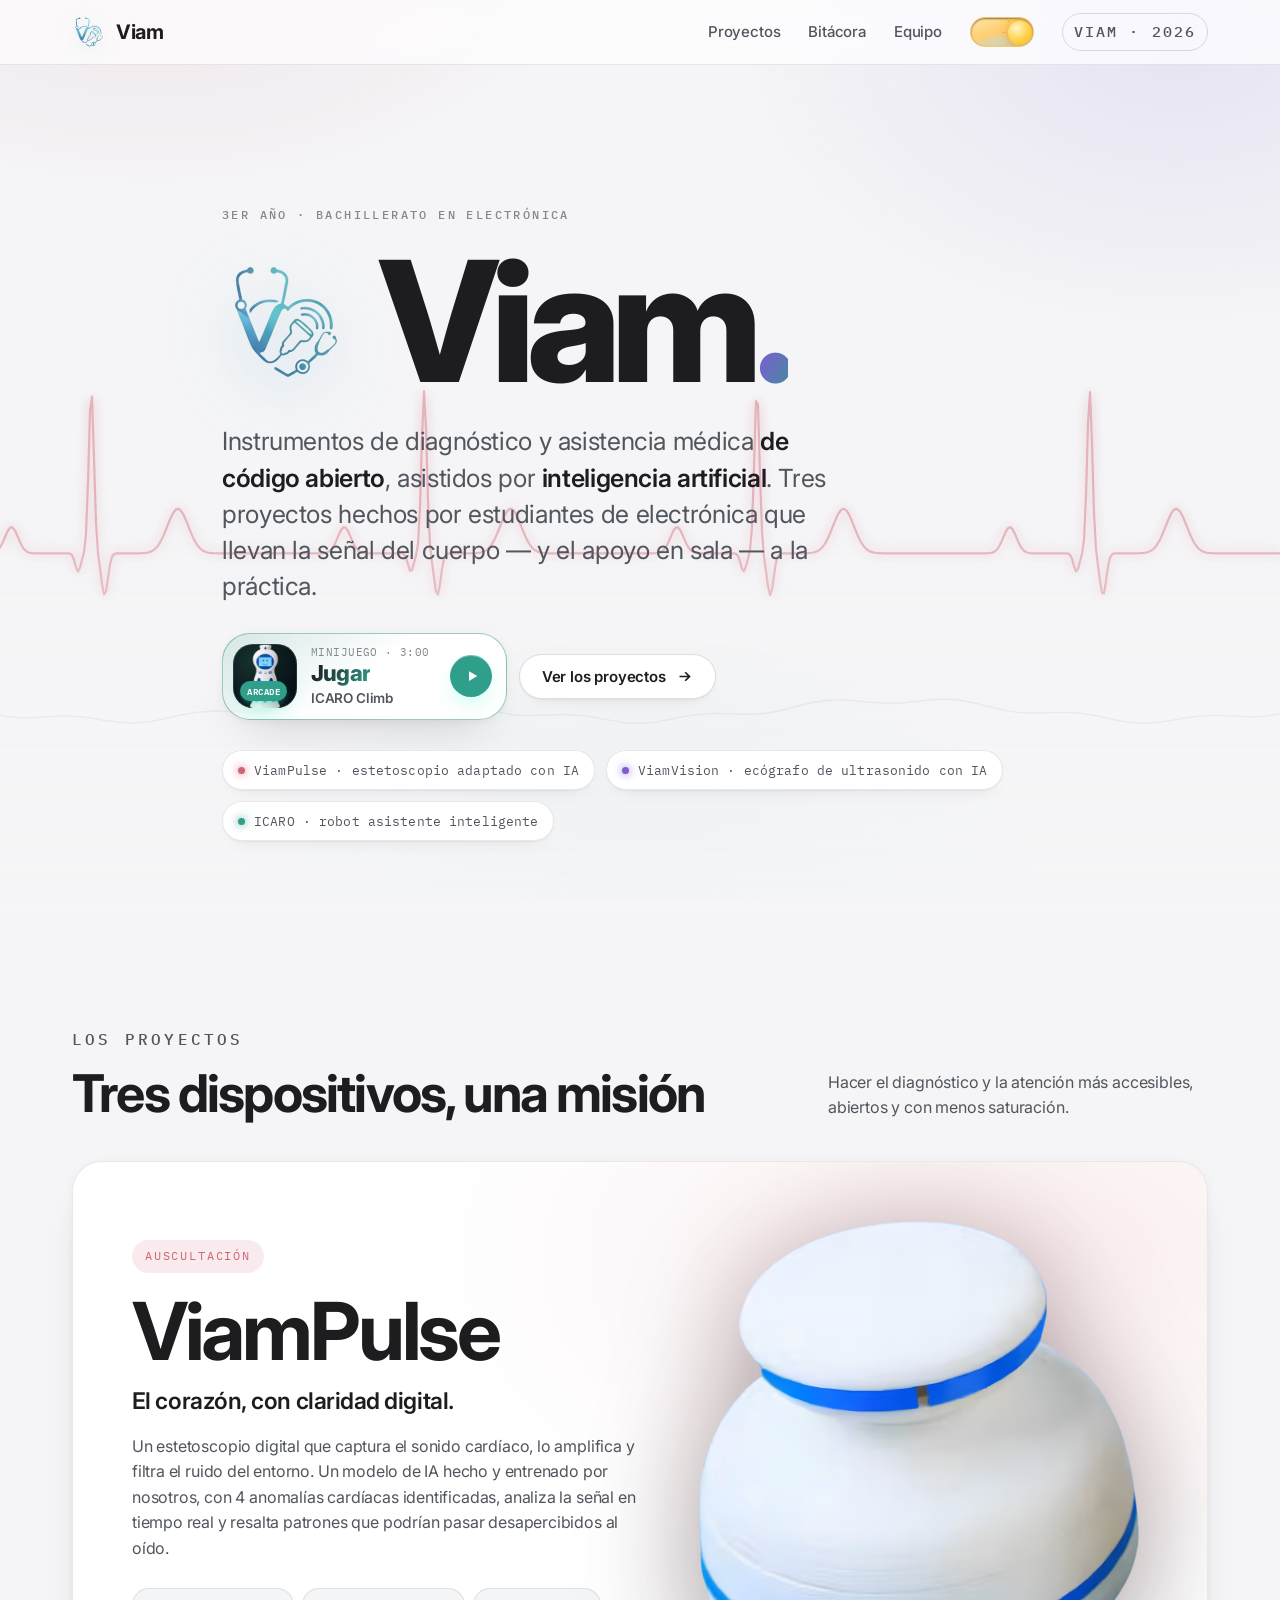
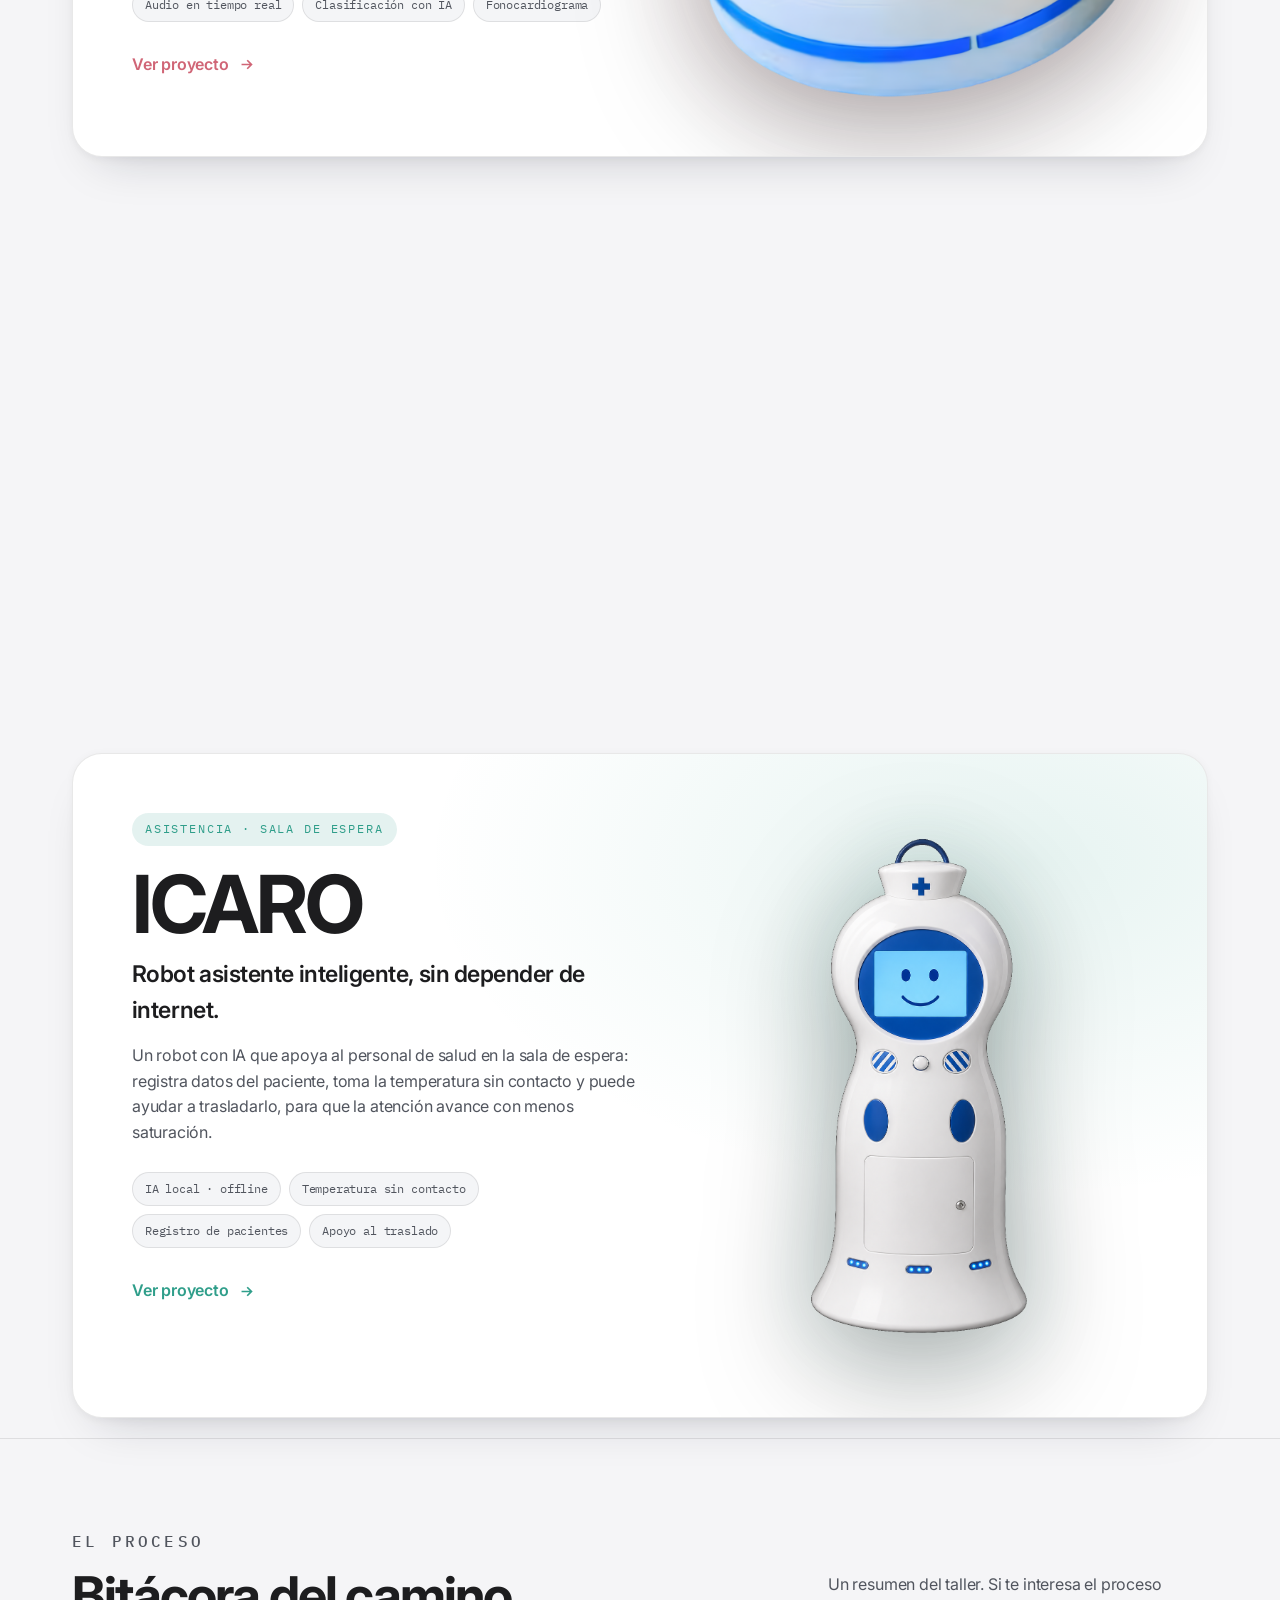
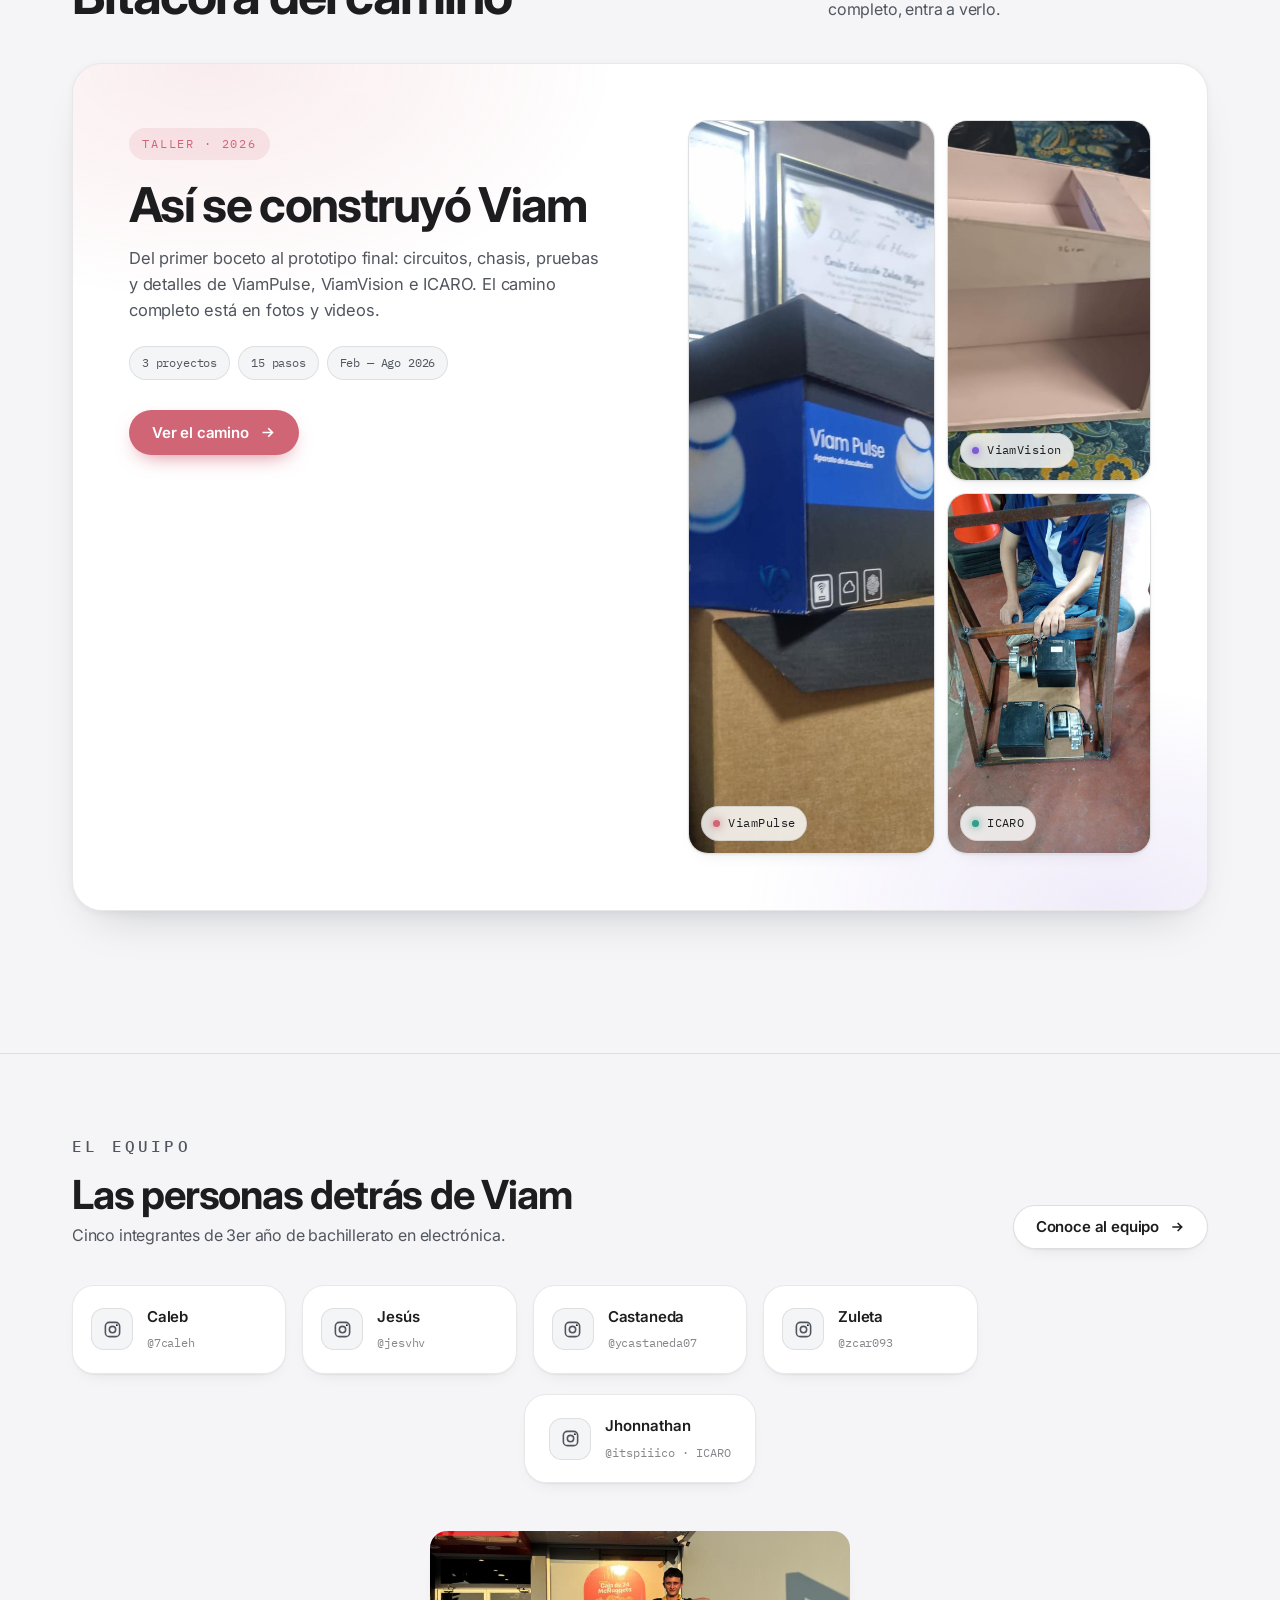
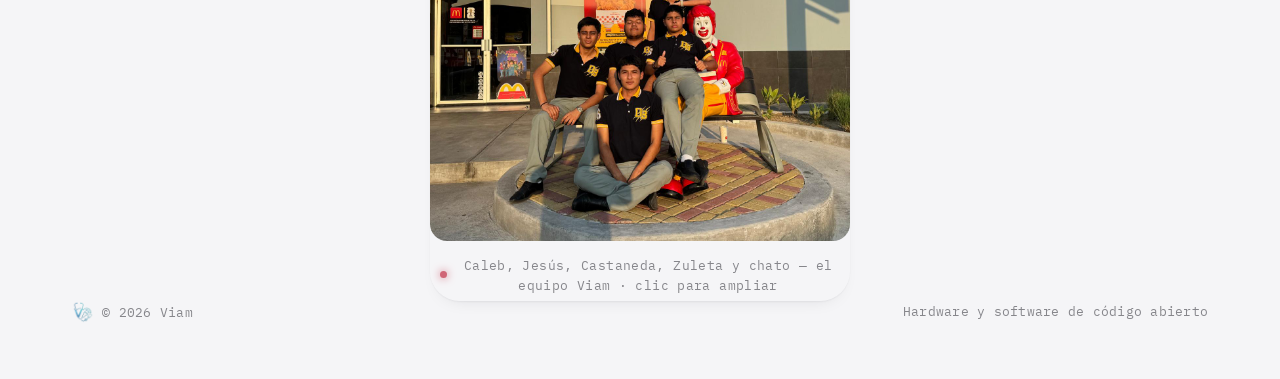
<file: index.html>
<!DOCTYPE html>
<html lang="es">
<head>
<meta charset="UTF-8">
<meta name="viewport" content="width=device-width, initial-scale=1.0">
<title>Viam — Diagnóstico y asistencia con IA</title>
<link rel="preconnect" href="https://fonts.googleapis.com">
<link rel="preconnect" href="https://fonts.gstatic.com" crossorigin>
<link href="https://fonts.googleapis.com/css2?family=IBM+Plex+Mono:wght@400;500&family=Inter:wght@400;500;600;700;800;900&display=swap" rel="stylesheet">
<script>
  /* Aplica el tema guardado antes de pintar para evitar el parpadeo */
  (function(){try{var t=localStorage.getItem('viam-theme');if(!t){t=matchMedia('(prefers-color-scheme: light)').matches?'light':'dark';}document.documentElement.setAttribute('data-theme',t);}catch(e){}})();
</script>
<link rel="stylesheet" href="site.css?v=7">
<link rel="icon" href="favicon.png" type="image/png" sizes="32x32">
<link rel="apple-touch-icon" href="apple-touch-icon.png">
</head>
<body>

<nav>
  <div class="wrap nav-in">
    <a class="brand" href="./"><img class="brand-mark" src="brand/logo-mark-64.png" width="34" height="34" alt="">Viam</a>
    <div class="nav-links">
      <a href="#proyectos">Proyectos</a>
      <a href="#bitacora-global">Bitácora</a>
      <a href="equipo/">Equipo</a>
      <button class="theme-toggle" id="themeToggle" type="button" role="switch" aria-checked="false" aria-label="Cambiar entre modo claro y oscuro" title="Modo claro / oscuro">
        <span class="tt-track">
          <span class="tt-stars" aria-hidden="true"><i></i><i></i><i></i><i></i></span>
          <span class="tt-thumb"><span class="tt-rays" aria-hidden="true"></span></span>
        </span>
      </button>
      <a class="nav-tag" href="#">Viam · 2026</a>
    </div>
  </div>
</nav>

<header class="hero">
  <canvas id="wave"></canvas>
  <div class="hero-fade"></div>
  <div class="wrap hero-in">
    <p class="eyebrow">3er año · Bachillerato en Electrónica</p>
    <div class="hero-brand">
      <img class="hero-mark" src="brand/logo-mark-256.png" width="128" height="128" alt="">
      <h1 class="wordmark">Viam<em>.</em></h1>
    </div>
    <p class="lede">Instrumentos de diagnóstico y asistencia médica <b>de código abierto</b>, asistidos por <b>inteligencia artificial</b>. Tres proyectos hechos por estudiantes de electrónica que llevan la señal del cuerpo — y el apoyo en sala — a la práctica.</p>
    <div class="hero-actions">
      <a class="play-pin hero-play" href="icaro/climb/" aria-label="Jugar ICARO Climb">
        <span class="play-pin-shine" aria-hidden="true"></span>
        <span class="play-pin-thumb">
          <img src="icaro/climb/assets/icaro.png" alt="" width="96" height="96" loading="eager">
          <span class="play-pin-live">Arcade</span>
        </span>
        <span class="play-pin-copy">
          <span class="play-pin-kicker">Minijuego · 3:00</span>
          <span class="play-pin-title">Jugar</span>
          <span class="play-pin-sub">ICARO Climb</span>
        </span>
        <span class="play-pin-go" aria-hidden="true">
          <svg width="18" height="18" viewBox="0 0 24 24" fill="currentColor"><path d="M8 5.5v13l11-6.5L8 5.5z"/></svg>
        </span>
      </a>
      <a class="btn ghost" href="#proyectos">Ver los proyectos
        <svg width="17" height="17" viewBox="0 0 24 24" fill="none" stroke="currentColor" stroke-width="2.4"><path d="M5 12h14M13 6l6 6-6 6"/></svg>
      </a>
    </div>
    <div class="hero-meta">
      <span class="chip"><i class="p"></i>ViamPulse · estetoscopio adaptado con IA</span>
      <span class="chip"><i class="v"></i>ViamVision · ecógrafo de ultrasonido con IA</span>
      <span class="chip"><i class="i"></i>ICARO · robot asistente inteligente</span>
    </div>
  </div>
</header>

<main>
<section id="proyectos">
  <div class="wrap">
    <div class="section-head">
      <div>
        <p class="eyebrow">Los proyectos</p>
        <h2>Tres dispositivos, una misión</h2>
      </div>
      <p>Hacer el diagnóstico y la atención más accesibles, abiertos y con menos saturación.</p>
    </div>
  </div>

  <div class="features">

    <!-- ViamPulse -->
    <a class="feature pulse" href="viampulse/" aria-label="Ver el proyecto ViamPulse">
      <div class="wrap feature-in">
        <div class="feature-text">
          <span class="modality">Auscultación</span>
          <h2 class="feature-title">ViamPulse</h2>
          <p class="feature-tag">El corazón, con claridad digital.</p>
          <p class="feature-desc">Un estetoscopio digital que captura el sonido cardíaco, lo amplifica y filtra el ruido del entorno. Un modelo de IA hecho y entrenado por nosotros, con 4 anomalías cardíacas identificadas, analiza la señal en tiempo real y resalta patrones que podrían pasar desapercibidos al oído.</p>
          <div class="specs">
            <span class="spec">Audio en tiempo real</span>
            <span class="spec">Clasificación con IA</span>
            <span class="spec">Fonocardiograma</span>
          </div>
          <span class="feature-cta">Ver proyecto
            <svg class="arrow" width="17" height="17" viewBox="0 0 24 24" fill="none" stroke="currentColor" stroke-width="2.4"><path d="M5 12h14M13 6l6 6-6 6"/></svg>
          </span>
        </div>
        <div class="feature-art">
          <img class="feature-preview" src="viampulse/estetoscopio.png" alt="Prototipo de ViamPulse" width="460" height="498" loading="lazy">
        </div>
      </div>
    </a>

    <!-- ViamVision -->
    <a class="feature vision" href="viamvision/" aria-label="Ver el proyecto ViamVision">
      <div class="wrap feature-in">
        <div class="feature-text">
          <span class="modality">Ultrasonido</span>
          <h2 class="feature-title">ViamVision</h2>
          <p class="feature-tag">Ecografía guiada por inteligencia artificial.</p>
          <p class="feature-desc">Un ecógrafo que convierte los ecos de ultrasonido en imagen y usa IA para guiar el posicionamiento de la sonda y resaltar estructuras anatómicas, haciendo el estudio más sencillo de realizar e interpretar.</p>
          <div class="specs">
            <span class="spec">Reconstrucción de imagen</span>
            <span class="spec">Guía de sonda con IA</span>
            <span class="spec">Captura de estudios</span>
          </div>
          <span class="feature-cta">Ver proyecto
            <svg class="arrow" width="17" height="17" viewBox="0 0 24 24" fill="none" stroke="currentColor" stroke-width="2.4"><path d="M5 12h14M13 6l6 6-6 6"/></svg>
          </span>
        </div>
        <div class="feature-art">
          <img class="feature-preview" src="viamvision/viamvision.png" alt="Prototipo de ViamVision" width="1448" height="1086" loading="lazy">
        </div>
      </div>
    </a>

    <!-- ICARO -->
    <a class="feature icaro" href="icaro/" aria-label="Ver el proyecto ICARO">
      <div class="wrap feature-in">
        <div class="feature-text">
          <span class="modality">Asistencia · sala de espera</span>
          <h2 class="feature-title">ICARO</h2>
          <p class="feature-tag">Robot asistente inteligente, sin depender de internet.</p>
          <p class="feature-desc">Un robot con IA que apoya al personal de salud en la sala de espera: registra datos del paciente, toma la temperatura sin contacto y puede ayudar a trasladarlo, para que la atención avance con menos saturación.</p>
          <div class="specs">
            <span class="spec">IA local · offline</span>
            <span class="spec">Temperatura sin contacto</span>
            <span class="spec">Registro de pacientes</span>
            <span class="spec">Apoyo al traslado</span>
          </div>
          <span class="feature-cta">Ver proyecto
            <svg class="arrow" width="17" height="17" viewBox="0 0 24 24" fill="none" stroke="currentColor" stroke-width="2.4"><path d="M5 12h14M13 6l6 6-6 6"/></svg>
          </span>
        </div>
        <div class="feature-art">
          <img class="feature-preview" src="icaro/icaro.png?v=5" alt="Prototipo de ICARO" width="701" height="1480" loading="lazy">
        </div>
      </div>
    </a>

  </div>
</section>

<section id="bitacora-global" class="bitacora-global">
  <div class="wrap">
    <div class="section-head">
      <div>
        <p class="eyebrow">El proceso</p>
        <h2>Bitácora del camino</h2>
      </div>
      <p>Un resumen del taller. Si te interesa el proceso completo, entra a verlo.</p>
    </div>

    <article class="camino-summary">
      <div class="camino-summary-text">
        <span class="modality">Taller · 2026</span>
        <h3>Así se construyó Viam</h3>
        <p>Del primer boceto al prototipo final: circuitos, chasis, pruebas y detalles de ViamPulse, ViamVision e ICARO. El camino completo está en fotos y videos.</p>
        <div class="specs">
          <span class="spec">3 proyectos</span>
          <span class="spec">15 pasos</span>
          <span class="spec">Feb — Ago 2026</span>
        </div>
        <a class="btn primary" href="camino/">Ver el camino
          <svg width="17" height="17" viewBox="0 0 24 24" fill="none" stroke="currentColor" stroke-width="2.4"><path d="M5 12h14M13 6l6 6-6 6"/></svg>
        </a>
      </div>

      <div class="camino-summary-mosaic" aria-hidden="true">
        <figure class="camino-tile pulse">
          <img src="viampulse/bitacora/VP5.jpeg" alt="" width="640" height="480" loading="lazy">
          <figcaption><i class="p"></i>ViamPulse</figcaption>
        </figure>
        <figure class="camino-tile vision">
          <img src="viamvision/bitacora/VV2.jpeg" alt="" width="640" height="480" loading="lazy">
          <figcaption><i class="v"></i>ViamVision</figcaption>
        </figure>
        <figure class="camino-tile icaro">
          <img src="icaro/bitacora/ICARO%234.jpeg" alt="" width="640" height="480" loading="lazy">
          <figcaption><i class="i"></i>ICARO</figcaption>
        </figure>
      </div>
    </article>
  </div>
</section>
</main>

<!-- ===== Footer / Equipo (resumen) ===== -->
<footer id="equipo">
  <div class="wrap">
    <div class="foot-head">
      <div>
        <p class="eyebrow">El equipo</p>
        <h2>Las personas detrás de Viam</h2>
        <p>Cinco integrantes de 3er año de bachillerato en electrónica.</p>
      </div>
      <a class="team-cta" href="equipo/">Conoce al equipo
        <svg width="16" height="16" viewBox="0 0 24 24" fill="none" stroke="currentColor" stroke-width="2.4"><path d="M5 12h14M13 6l6 6-6 6"/></svg>
      </a>
    </div>

    <div class="team team-core">
      <a class="member" href="https://instagram.com/7caleh" target="_blank" rel="noopener">
        <span class="ig"><svg width="19" height="19" viewBox="0 0 24 24" fill="none" stroke-width="2"><rect x="3" y="3" width="18" height="18" rx="5"/><circle cx="12" cy="12" r="4"/><circle cx="17.5" cy="6.5" r="1.2" fill="currentColor" stroke="none"/></svg></span>
        <span><span class="name">Caleb</span><br><span class="handle">@7caleh</span></span>
      </a>
      <a class="member" href="https://instagram.com/jesvhv" target="_blank" rel="noopener">
        <span class="ig"><svg width="19" height="19" viewBox="0 0 24 24" fill="none" stroke-width="2"><rect x="3" y="3" width="18" height="18" rx="5"/><circle cx="12" cy="12" r="4"/><circle cx="17.5" cy="6.5" r="1.2" fill="currentColor" stroke="none"/></svg></span>
        <span><span class="name">Jesús</span><br><span class="handle">@jesvhv</span></span>
      </a>
      <a class="member" href="https://instagram.com/ycastaneda07" target="_blank" rel="noopener">
        <span class="ig"><svg width="19" height="19" viewBox="0 0 24 24" fill="none" stroke-width="2"><rect x="3" y="3" width="18" height="18" rx="5"/><circle cx="12" cy="12" r="4"/><circle cx="17.5" cy="6.5" r="1.2" fill="currentColor" stroke="none"/></svg></span>
        <span><span class="name">Castaneda</span><br><span class="handle">@ycastaneda07</span></span>
      </a>
      <a class="member" href="https://instagram.com/zcar093" target="_blank" rel="noopener">
        <span class="ig"><svg width="19" height="19" viewBox="0 0 24 24" fill="none" stroke-width="2"><rect x="3" y="3" width="18" height="18" rx="5"/><circle cx="12" cy="12" r="4"/><circle cx="17.5" cy="6.5" r="1.2" fill="currentColor" stroke="none"/></svg></span>
        <span><span class="name">Zuleta</span><br><span class="handle">@zcar093</span></span>
      </a>
    </div>

    <div class="team-spotlight">
      <button class="member-spotlight" type="button" data-open-modal="jhonnathan-modal" aria-haspopup="dialog">
        <span class="ig"><svg width="19" height="19" viewBox="0 0 24 24" fill="none" stroke-width="2"><rect x="3" y="3" width="18" height="18" rx="5"/><circle cx="12" cy="12" r="4"/><circle cx="17.5" cy="6.5" r="1.2" fill="currentColor" stroke="none"/></svg></span>
        <span><span class="name">Jhonnathan</span><br><span class="handle">@itspiiico · ICARO</span></span>
      </button>
    </div>

    <div class="viam-modal" id="jhonnathan-modal" role="dialog" aria-modal="true" aria-labelledby="jhonnathan-modal-title" hidden>
      <div class="modal-backdrop" data-close-modal></div>
      <div class="modal-panel">
        <button class="modal-close" type="button" data-close-modal aria-label="Cerrar">
          <svg width="20" height="20" viewBox="0 0 24 24" fill="none" stroke="currentColor" stroke-width="2.4"><path d="M18 6 6 18M6 6l12 12"/></svg>
        </button>
        <div class="modal-avatar">Jh</div>
        <h3 class="modal-title" id="jhonnathan-modal-title">Jhonnathan</h3>
        <p class="modal-role">ICARO · Software y electrónica</p>
        <p class="modal-bio">Encargado de ICARO. Une software e electrónica para que el robot piense en local, registre pacientes, mida temperatura sin contacto y apoye al personal en sala de espera.</p>
        <a class="ig-btn" href="https://instagram.com/itspiiico" target="_blank" rel="noopener">Instagram @itspiiico
          <svg width="14" height="14" viewBox="0 0 24 24" fill="none" stroke="currentColor" stroke-width="2.2"><path d="M7 17 17 7M9 7h8v8"/></svg>
        </a>
        <a class="btn ghost modal-proj" href="icaro/">Ver ICARO</a>
      </div>
    </div>

    <button class="team-photo team-photo-btn" type="button" aria-label="Ampliar foto del equipo" data-lightbox="equipo/wasawasa.jpeg" data-alt="Foto grupal del equipo Viam">
      <img src="equipo/wasawasa.jpeg" alt="Foto grupal del equipo Viam" width="2048" height="1536" loading="lazy">
      <span class="team-photo-cap">
        <span class="tp-dot"></span>
        Caleb, Jesús, Castaneda, Zuleta y chato — el equipo Viam · clic para ampliar
      </span>
    </button>

    <div class="colophon">
      <span class="colophon-brand"><img src="brand/logo-mark-48.png" width="22" height="22" alt="">© 2026 Viam</span>
      <span>Hardware y software de código abierto</span>
    </div>
  </div>
</footer>

<script>
/* ---------- Onda ECG del hero ---------- */
(function(){
  const canvas = document.getElementById('wave');
  const ctx = canvas.getContext('2d');
  const reduce = window.matchMedia('(prefers-reduced-motion: reduce)').matches;
  let w, h, dpr;

  function resize(){
    dpr = Math.min(window.devicePixelRatio || 1, 2);
    w = canvas.clientWidth; h = canvas.clientHeight;
    canvas.width = w * dpr; canvas.height = h * dpr;
    ctx.setTransform(dpr,0,0,dpr,0,0);
  }

  // Forma de un latido (p en [0,1]) -> amplitud (positiva = arriba)
  function beat(p){
    let y = 0;
    y += 0.10*Math.exp(-Math.pow((p-0.16)/0.028,2));   // onda P
    y -= 0.07*Math.exp(-Math.pow((p-0.36)/0.012,2));   // Q
    y += 0.62*Math.exp(-Math.pow((p-0.40)/0.011,2));   // R
    y -= 0.16*Math.exp(-Math.pow((p-0.44)/0.014,2));   // S
    y += 0.17*Math.exp(-Math.pow((p-0.66)/0.045,2));   // onda T
    return y;
  }

  function trace(offset, color, amp, lineW, alpha, beatW){
    ctx.beginPath();
    const base = h*0.56;
    for(let x=0; x<=w; x+=2){
      const p = (((x+offset)%beatW)/beatW);
      const y = base - beat(p)*amp;
      x===0 ? ctx.moveTo(x,y) : ctx.lineTo(x,y);
    }
    ctx.strokeStyle = color;
    ctx.globalAlpha = alpha;
    ctx.lineWidth = lineW;
    ctx.lineJoin = 'round'; ctx.lineCap = 'round';
    ctx.shadowColor = color; ctx.shadowBlur = 12;
    ctx.stroke();
    ctx.shadowBlur = 0; ctx.globalAlpha = 1;
  }

  // Onda de eco (seno suave) para ViamVision
  function echo(offset, color, alpha){
    ctx.beginPath();
    const base = h*0.74;
    for(let x=0; x<=w; x+=4){
      const y = base + Math.sin((x+offset)*0.012)*10 + Math.sin((x+offset)*0.05)*3;
      x===0 ? ctx.moveTo(x,y) : ctx.lineTo(x,y);
    }
    ctx.strokeStyle = color; ctx.globalAlpha = alpha;
    ctx.lineWidth = 1.5; ctx.stroke(); ctx.globalAlpha = 1;
  }

  // Colores de la onda, leídos desde las variables CSS del tema activo
  let waveEcho = 'rgba(124,147,255,0.5)';
  let wavePulse = 'rgba(55,211,181,0.85)';
  function refreshColors(){
    const cs = getComputedStyle(document.documentElement);
    const e = cs.getPropertyValue('--wave-echo').trim();
    const p = cs.getPropertyValue('--wave-pulse').trim();
    if(e) waveEcho = e;
    if(p) wavePulse = p;
  }
  window.addEventListener('viam:themechange', refreshColors);

  let off = 0;
  function draw(){
    ctx.clearRect(0,0,w,h);
    const beatW = Math.max(220, w*0.26);
    echo(off*0.5, waveEcho, 0.5);
    trace(off, wavePulse, h*0.30, 2.2, 0.9, beatW);
    off += 1.1;
    if(!reduce) requestAnimationFrame(draw);
  }

  function start(){ resize(); refreshColors(); if(reduce){ off = 0; draw(); } else { draw(); } }
  window.addEventListener('resize', resize);
  start();
})();
</script>
<script src="site.js"></script>
</body>
</html>
</file>
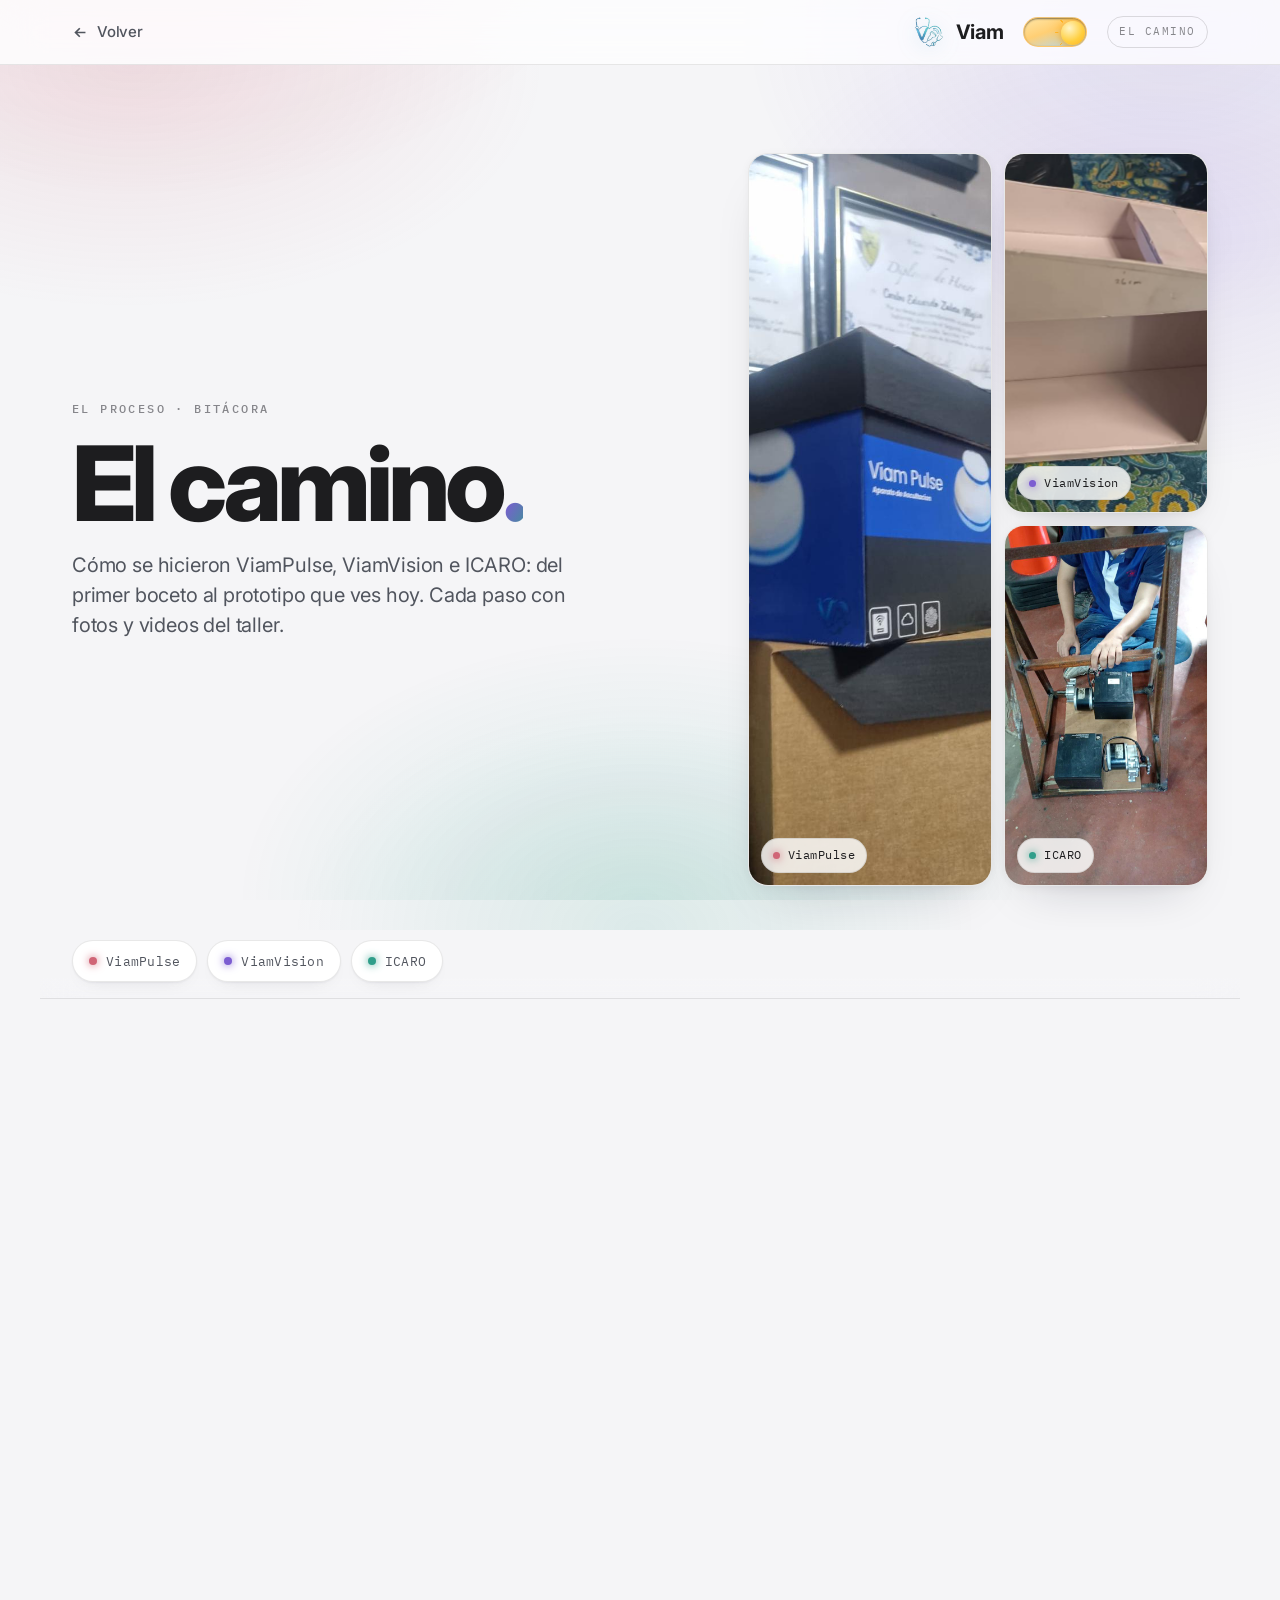
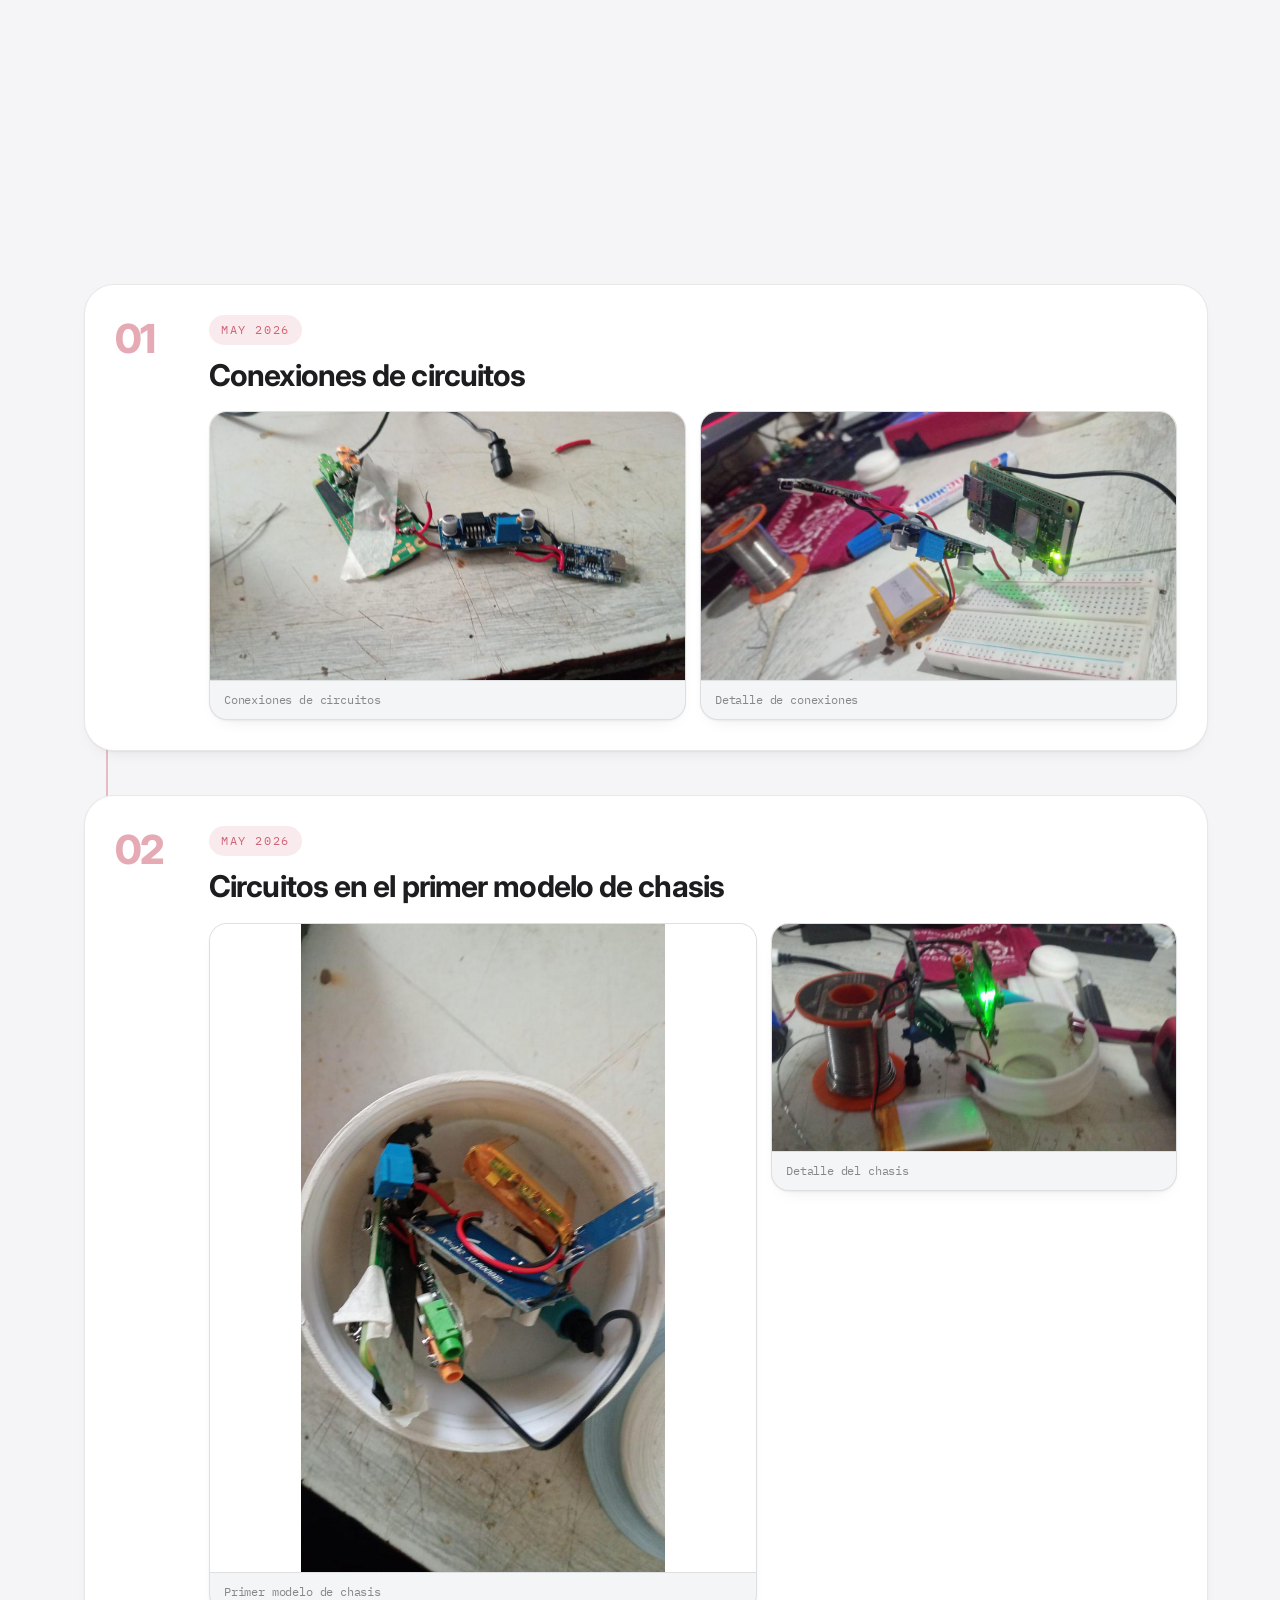
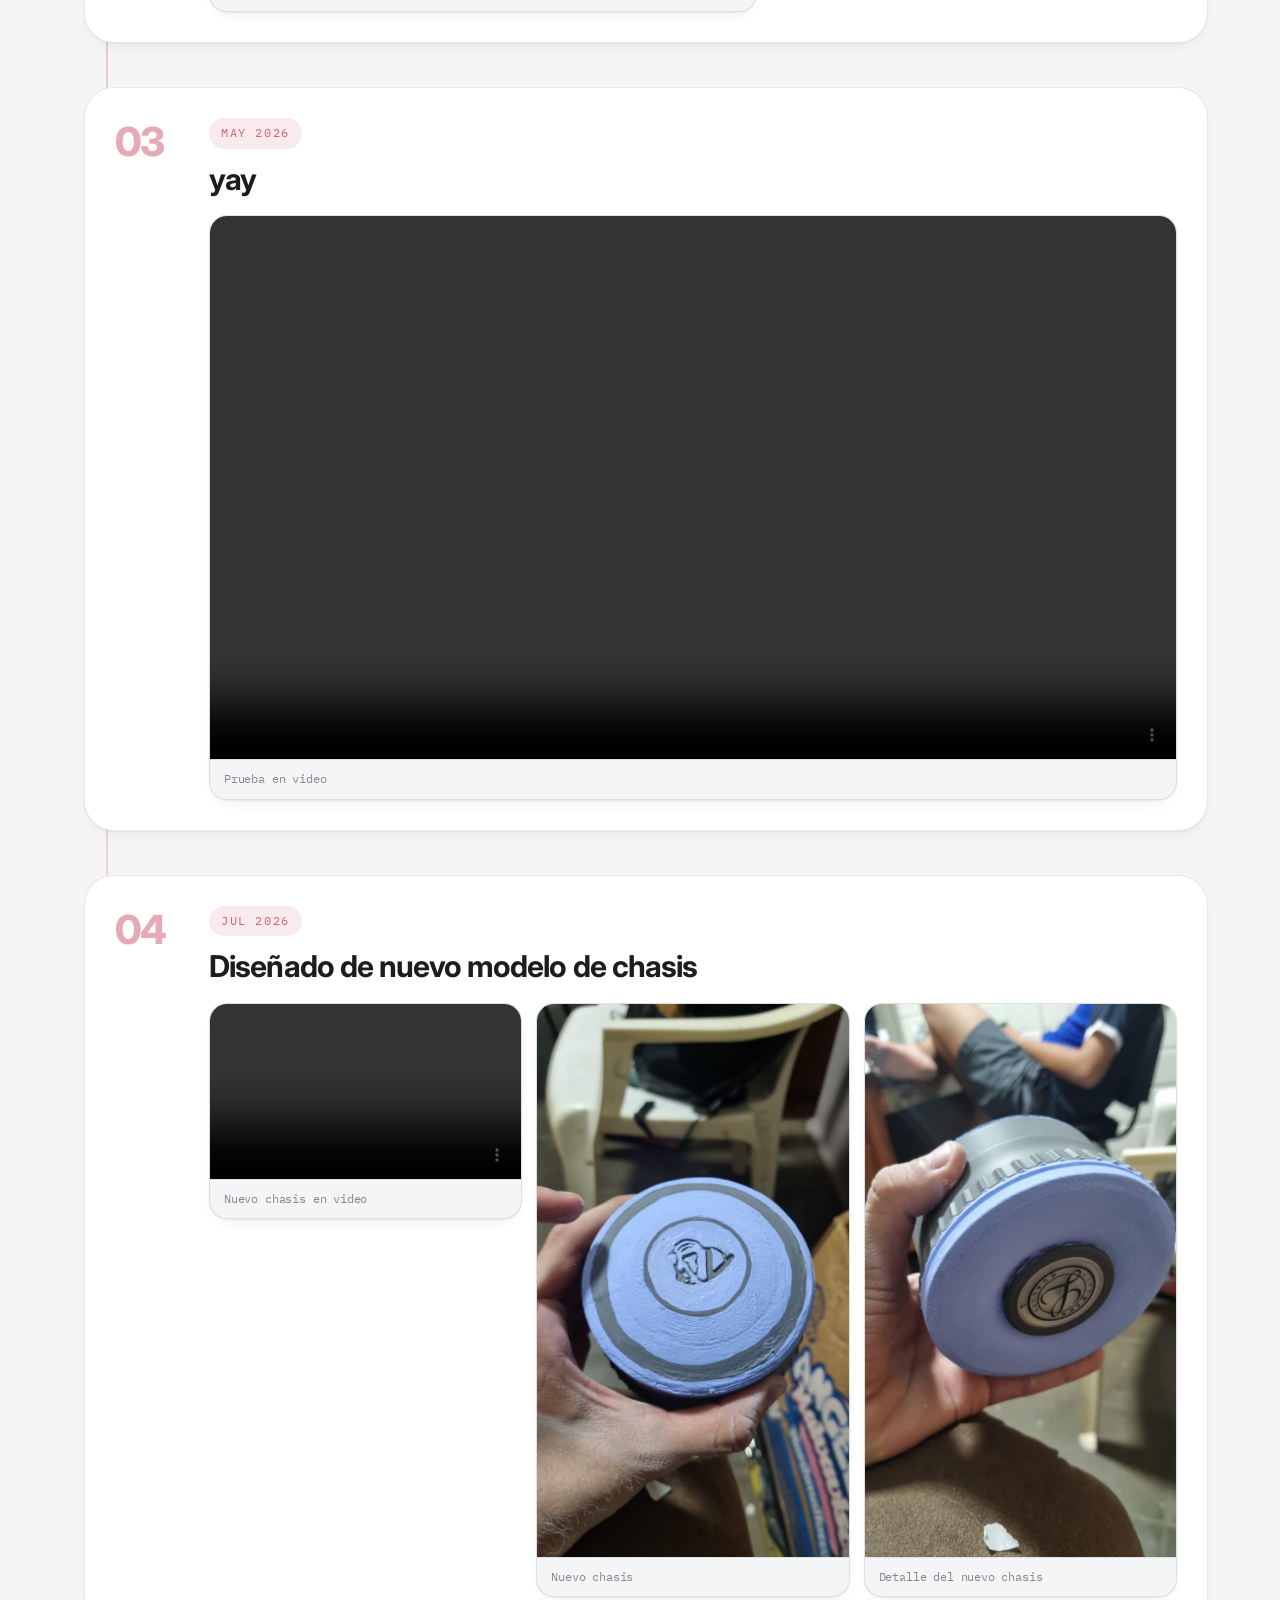
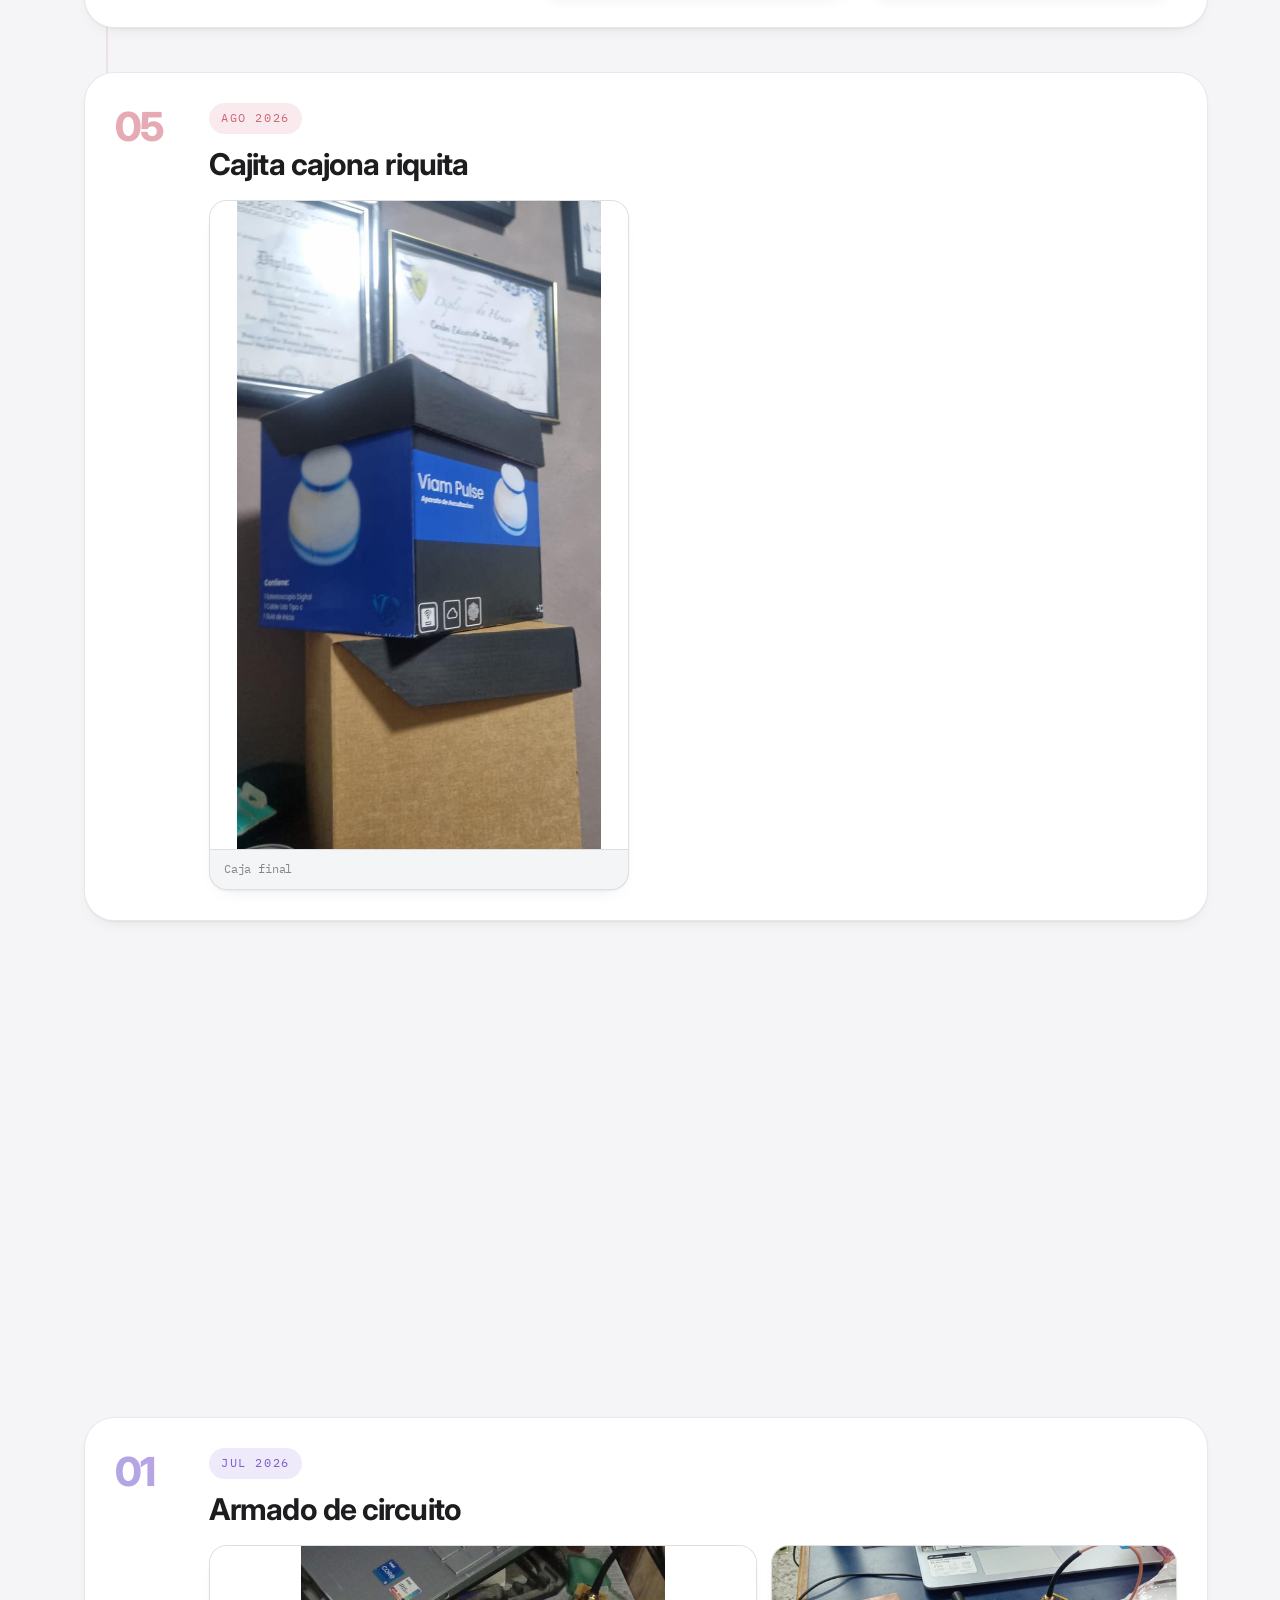
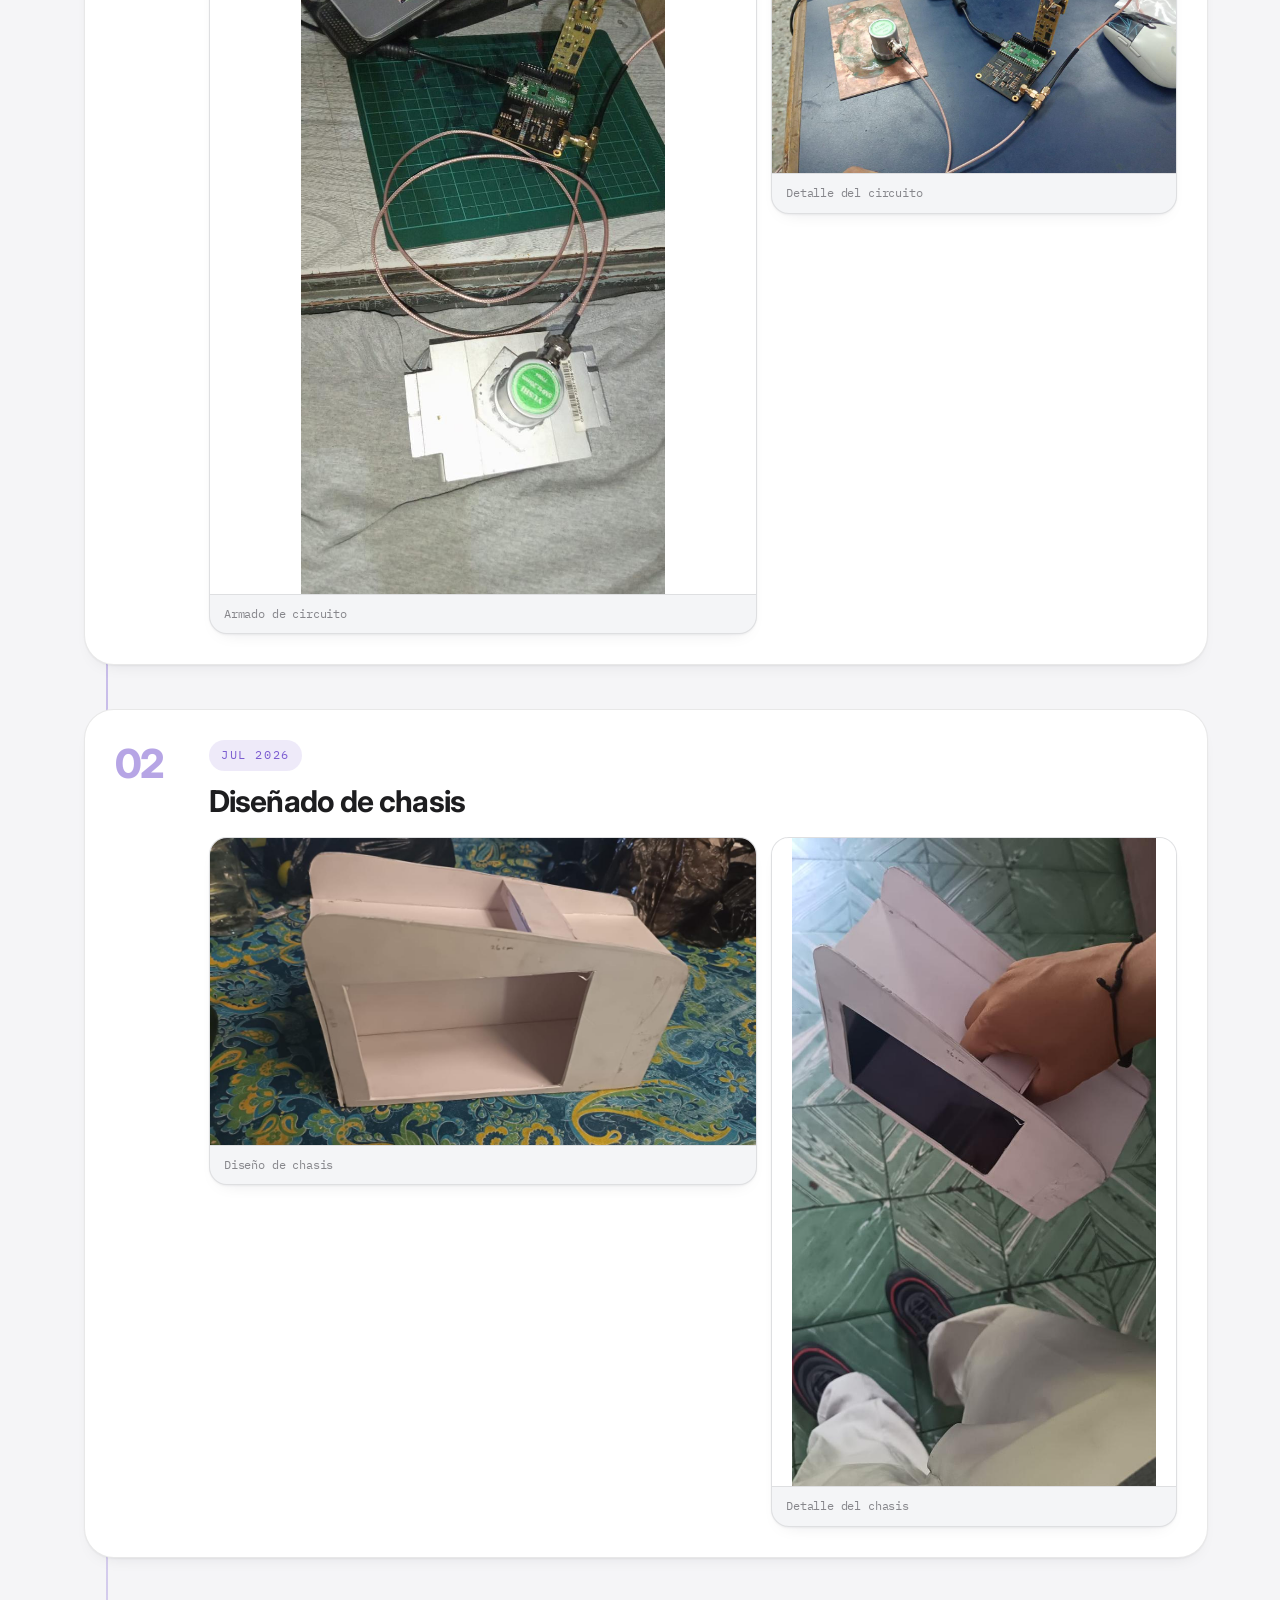
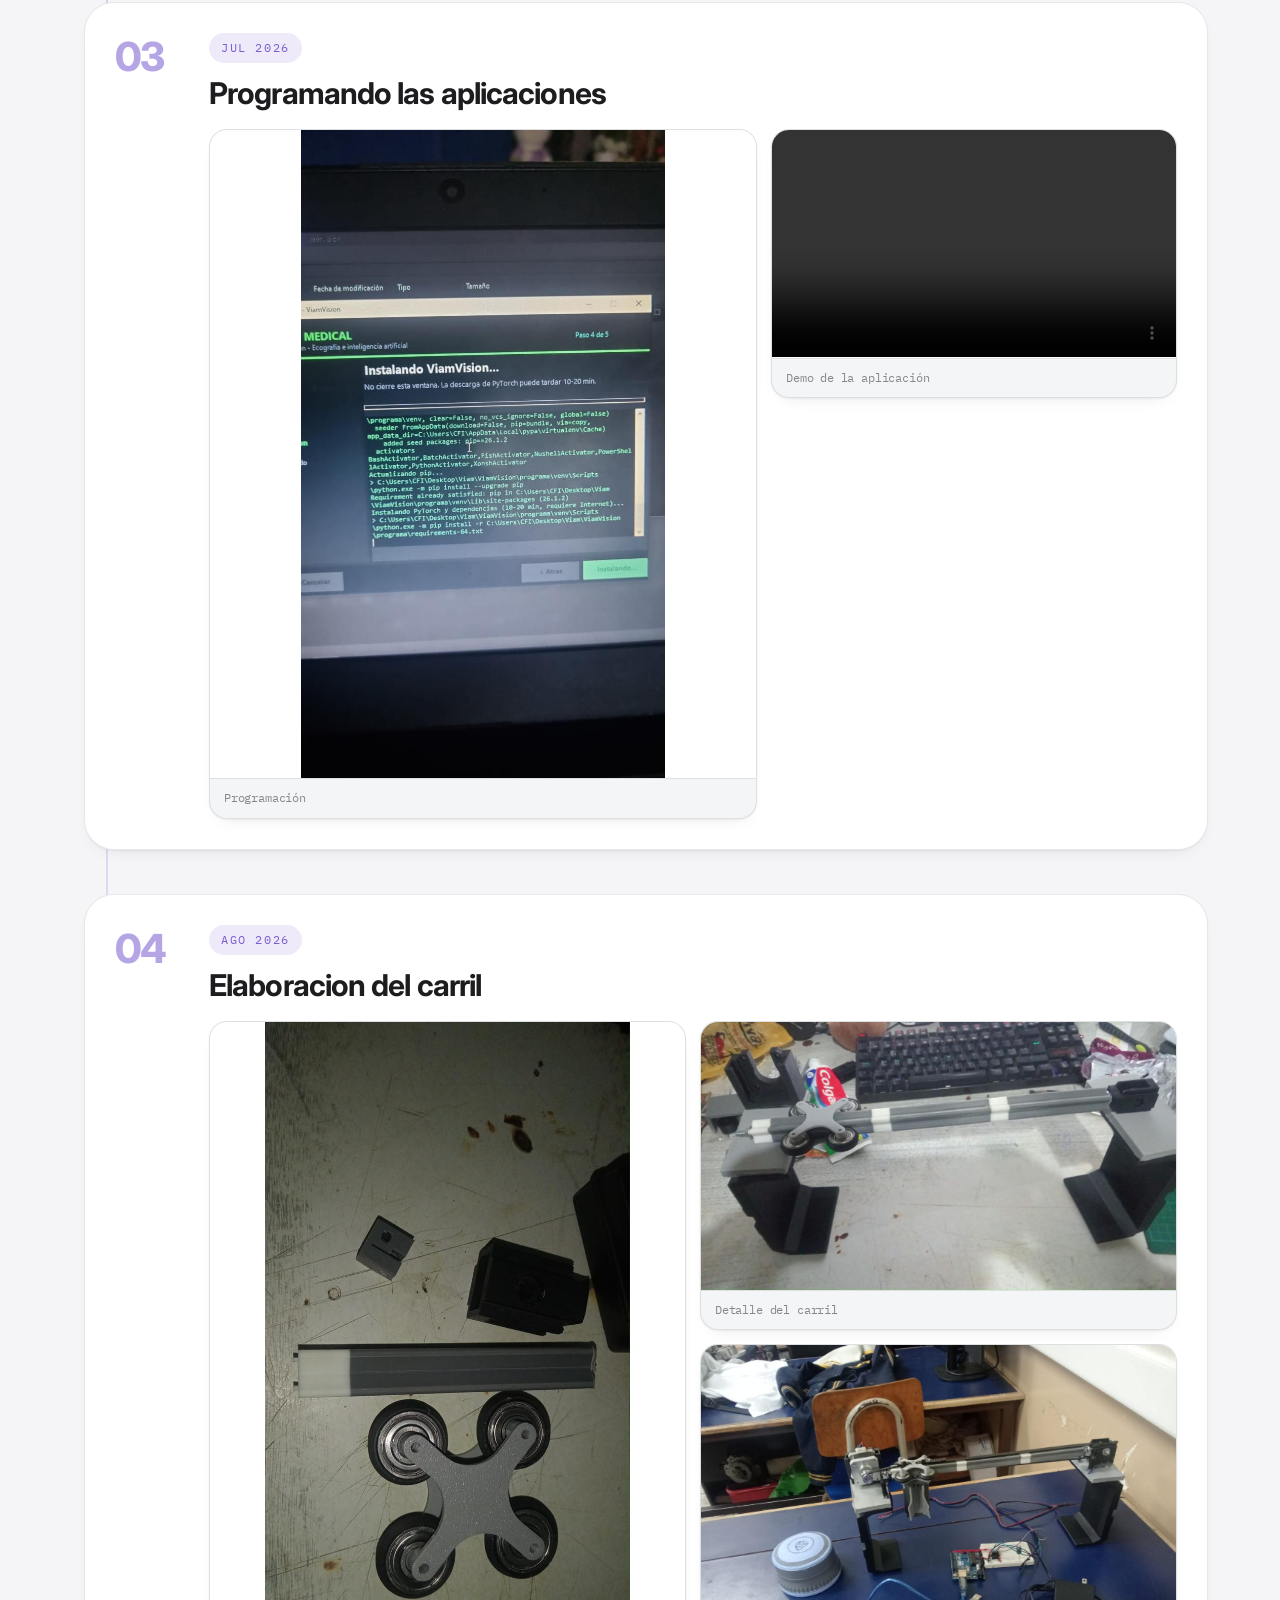
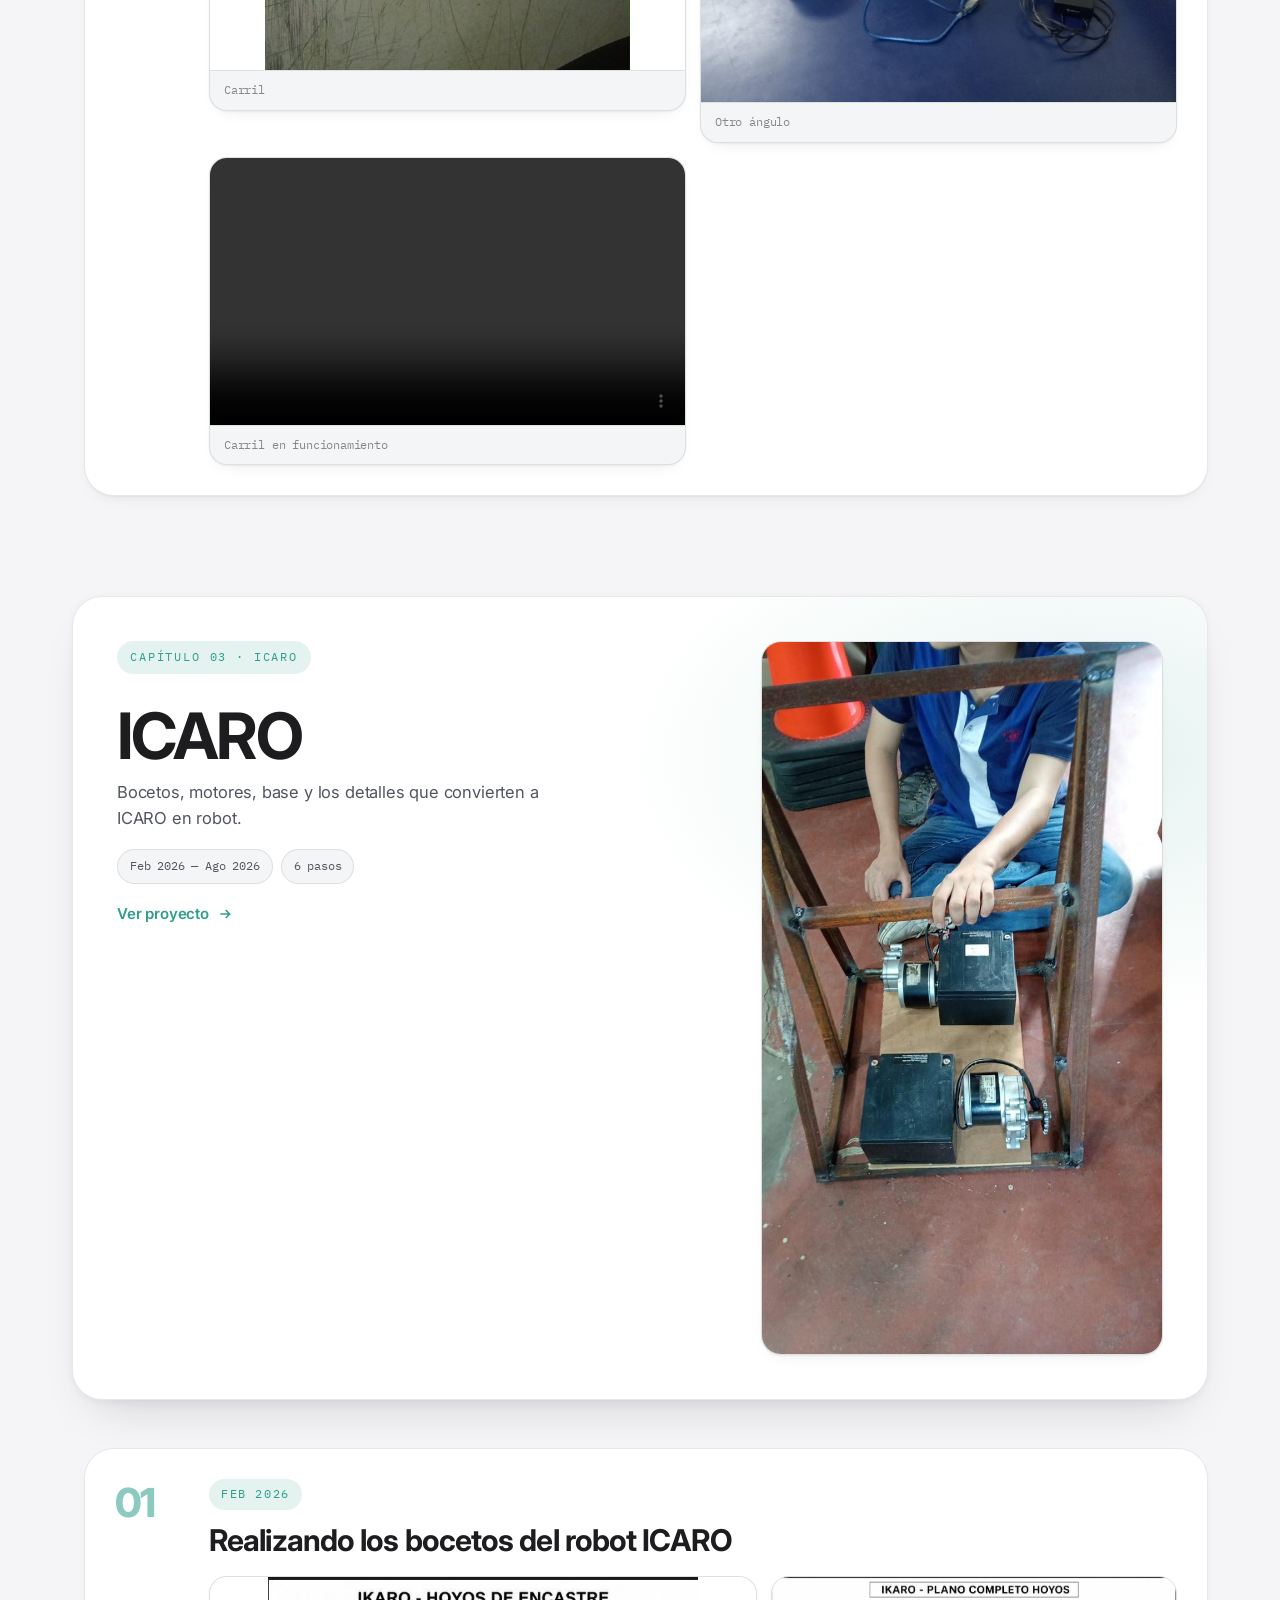
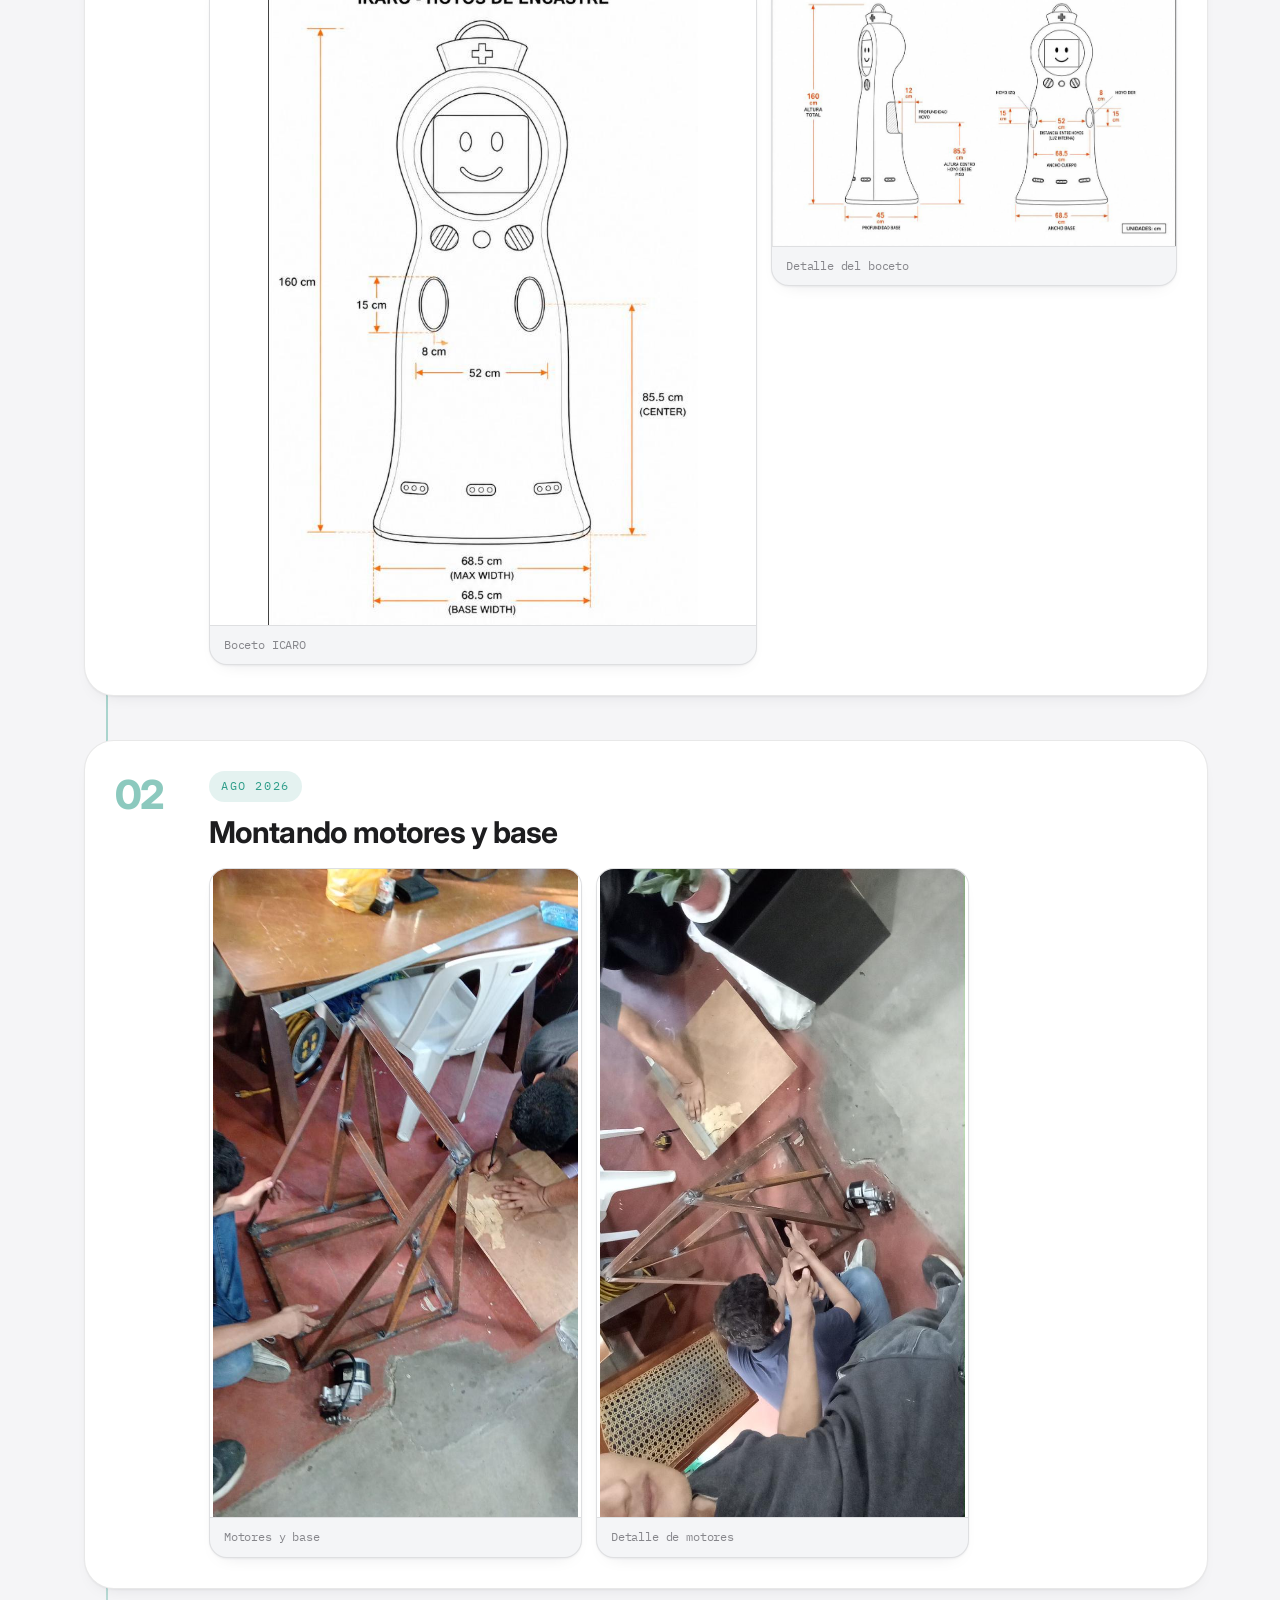
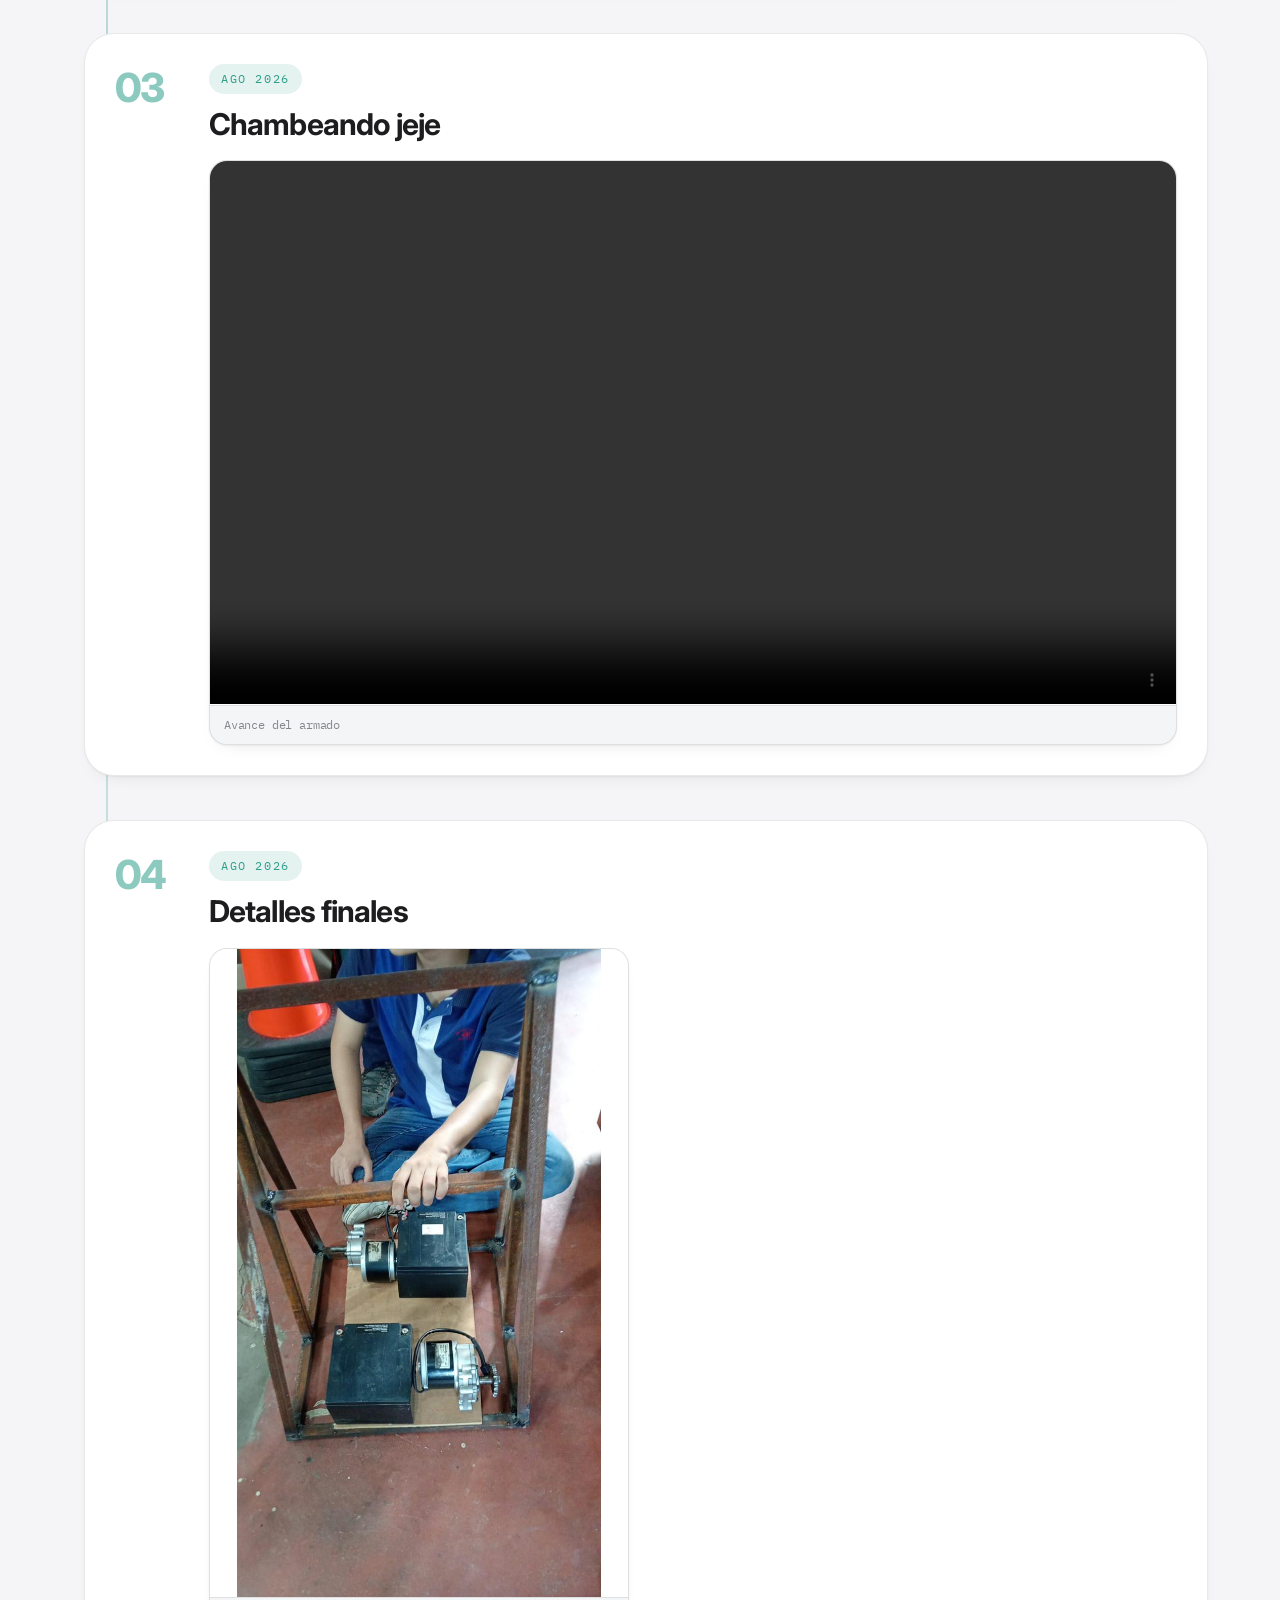
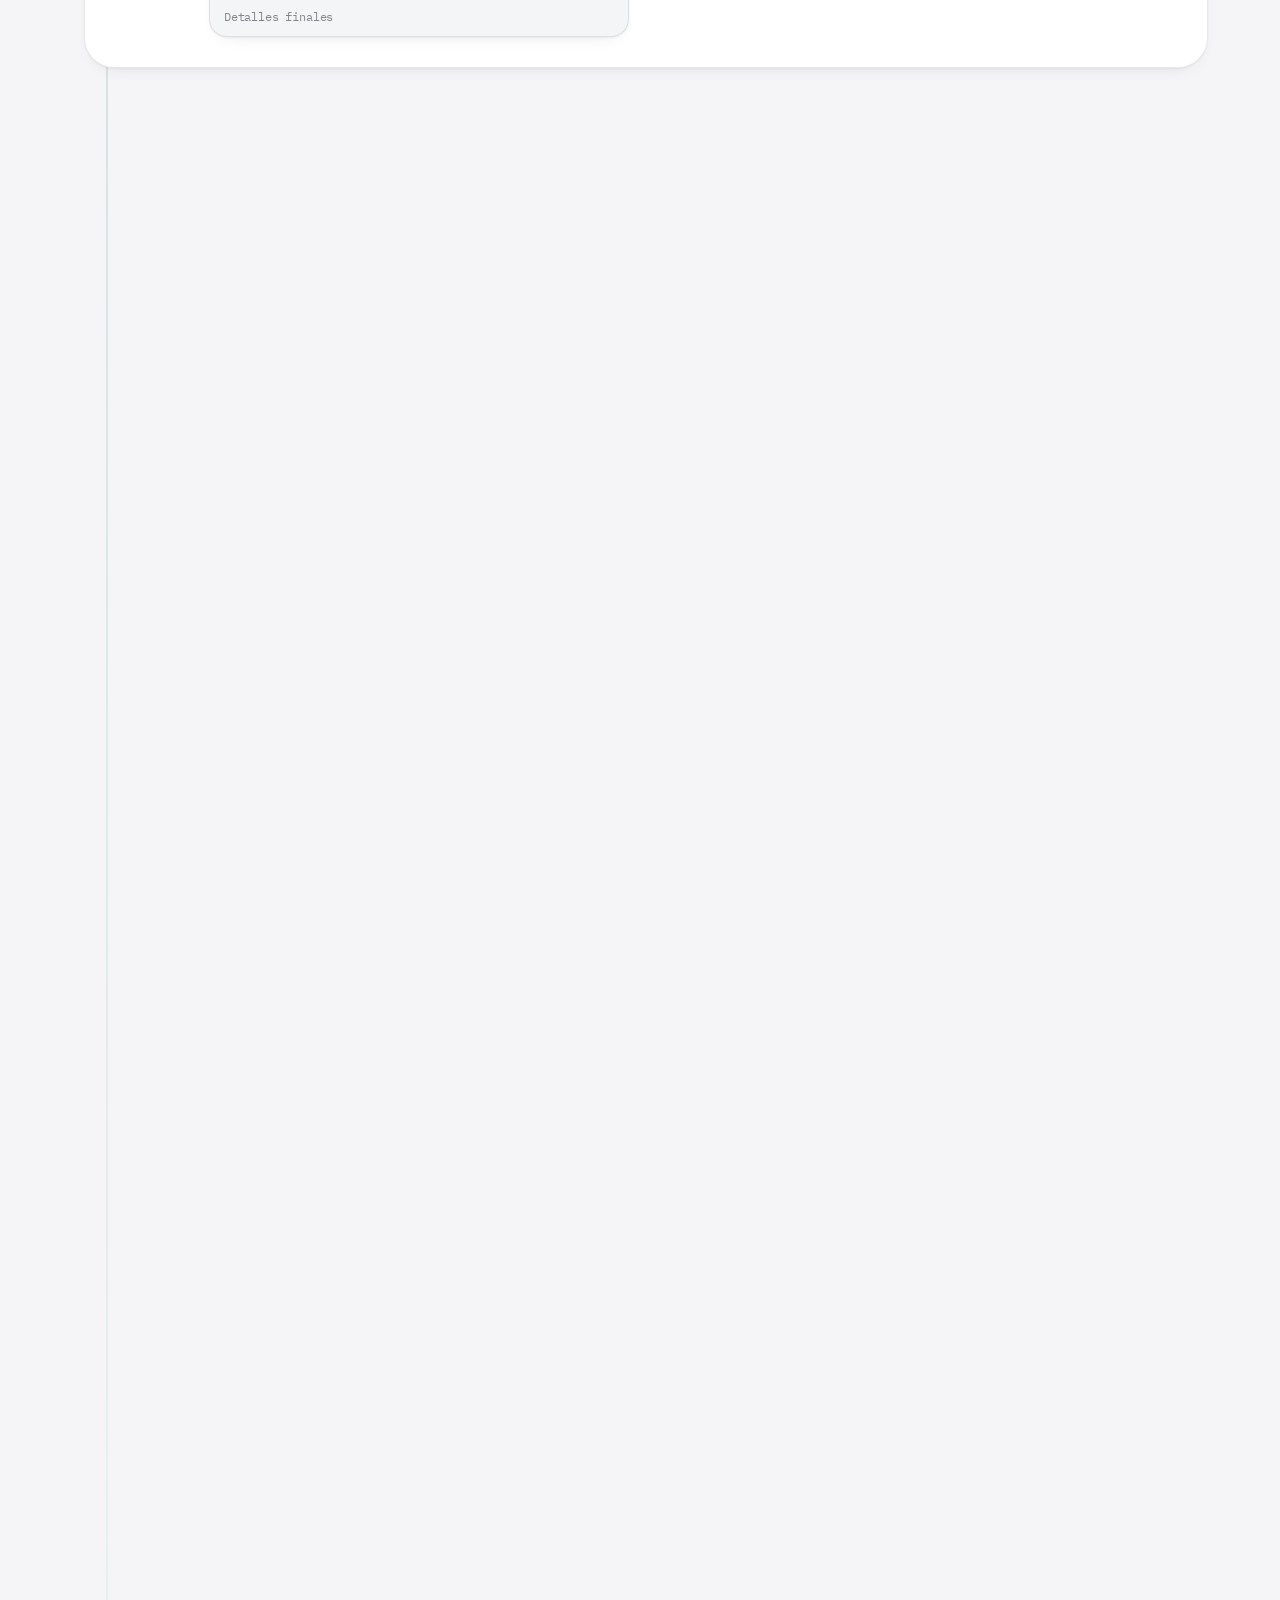
<file: camino/index.html>
<!DOCTYPE html>
<html lang="es">
<head>
<meta charset="UTF-8">
<meta name="viewport" content="width=device-width, initial-scale=1.0">
<title>El camino — Bitácora · Viam</title>
<link rel="preconnect" href="https://fonts.googleapis.com">
<link rel="preconnect" href="https://fonts.gstatic.com" crossorigin>
<link href="https://fonts.googleapis.com/css2?family=IBM+Plex+Mono:wght@400;500&family=Inter:wght@400;500;600;700;800;900&display=swap" rel="stylesheet">
<script>
  (function(){try{var t=localStorage.getItem('viam-theme');if(!t){t=matchMedia('(prefers-color-scheme: light)').matches?'light':'dark';}document.documentElement.setAttribute('data-theme',t);}catch(e){}})();
</script>
<link rel="stylesheet" href="../site.css?v=6">
<link rel="icon" href="../favicon.png" type="image/png" sizes="32x32">
<link rel="apple-touch-icon" href="../apple-touch-icon.png">
</head>
<body class="camino-page">

<nav>
  <div class="wrap nav-in">
    <a class="back" href="../#bitacora-global">
      <svg width="17" height="17" viewBox="0 0 24 24" fill="none" stroke="currentColor" stroke-width="2.4"><path d="M19 12H5M11 6l-6 6 6 6"/></svg>
      Volver
    </a>
    <div class="nav-right">
      <a class="brand" href="../"><img class="brand-mark" src="../brand/logo-mark-64.png" width="34" height="34" alt="">Viam</a>
      <button class="theme-toggle" type="button" role="switch" aria-checked="false" aria-label="Cambiar entre modo claro y oscuro" title="Modo claro / oscuro">
        <span class="tt-track">
          <span class="tt-stars" aria-hidden="true"><i></i><i></i><i></i><i></i></span>
          <span class="tt-thumb"><span class="tt-rays" aria-hidden="true"></span></span>
        </span>
      </button>
      <span class="nav-tag">El camino</span>
    </div>
  </div>
</nav>

<section class="camino-hero">
  <div class="wrap camino-hero-in">
    <div class="camino-hero-copy">
      <p class="eyebrow">El proceso · Bitácora</p>
      <h1 class="camino-title">El camino<em>.</em></h1>
      <p class="camino-lede">Cómo se hicieron ViamPulse, ViamVision e ICARO: del primer boceto al prototipo que ves hoy. Cada paso con fotos y videos del taller.</p>
    </div>
    <div class="camino-hero-mosaic" aria-hidden="true">
      <figure class="hero-tile pulse">
        <img src="../viampulse/bitacora/VP5.jpeg" alt="" width="640" height="480" loading="eager">
        <figcaption><i></i>ViamPulse</figcaption>
      </figure>
      <figure class="hero-tile vision">
        <img src="../viamvision/bitacora/VV2.jpeg" alt="" width="640" height="480" loading="eager">
        <figcaption><i></i>ViamVision</figcaption>
      </figure>
      <figure class="hero-tile icaro">
        <img src="../icaro/bitacora/ICARO%234.jpeg" alt="" width="640" height="480" loading="eager">
        <figcaption><i></i>ICARO</figcaption>
      </figure>
    </div>
  </div>
</section>

<nav class="camino-jump wrap" aria-label="Ir a un proyecto">
  <a class="camino-jump-link pulse" href="#camino-pulse"><i></i>ViamPulse</a>
  <a class="camino-jump-link vision" href="#camino-vision"><i></i>ViamVision</a>
  <a class="camino-jump-link icaro" href="#camino-icaro"><i></i>ICARO</a>
</nav>

<main class="camino-main">
  <div class="wrap">
    <div id="camino-root"></div>
  </div>
</main>

<footer>
  <div class="wrap colophon">
    <span class="colophon-brand"><img src="../brand/logo-mark-48.png" width="22" height="22" alt="">© 2026 Viam</span>
    <span>Hardware y software de código abierto</span>
  </div>
</footer>

<script src="../viampulse/bitacora/entries.js"></script>
<script src="../viamvision/bitacora/entries.js"></script>
<script src="../icaro/bitacora/entries.js"></script>
<script src="../bitacora.js"></script>
<script>
document.addEventListener('DOMContentLoaded', function () {
  if (!window.ViamBitacora || !window.ViamBitacoraData) return;
  var root = document.getElementById('camino-root');
  if (!root) return;

  function revealCamino() {
    var reduce = window.matchMedia && window.matchMedia('(prefers-reduced-motion: reduce)').matches;
    var items = root.querySelectorAll('.camino-chapter-head, .camino-step');
    if (!items.length) return;
    if (reduce || !('IntersectionObserver' in window)) {
      for (var i = 0; i < items.length; i++) items[i].classList.add('in');
      return;
    }
    document.documentElement.classList.add('has-reveal');
    var io = new IntersectionObserver(function (entries) {
      entries.forEach(function (e) {
        if (e.isIntersecting) {
          e.target.classList.add('in');
          io.unobserve(e.target);
        }
      });
    }, { threshold: 0.06, rootMargin: '40px 0px -2% 0px' });
    var vh = window.innerHeight || document.documentElement.clientHeight;
    for (var j = 0; j < items.length; j++) {
      var el = items[j];
      el.classList.add('reveal-item');
      var rect = el.getBoundingClientRect();
      if (rect.top < vh * 0.98 && rect.bottom > 0) {
        el.classList.add('in');
      } else {
        io.observe(el);
      }
    }
  }

  ViamBitacora.renderCamino([
    {
      key: 'pulse',
      data: ViamBitacoraData.viampulse,
      base: '../viampulse/bitacora/',
      projectHref: '../viampulse/',
      blurb: 'Del circuito sobre la mesa a la caja final del estetoscopio digital.',
      cover: '../viampulse/bitacora/VP5.jpeg',
    },
    {
      key: 'vision',
      data: ViamBitacoraData.viamvision,
      base: '../viamvision/bitacora/',
      projectHref: '../viamvision/',
      blurb: 'Circuitos, chasis, apps y el carril que da forma al ecógrafo.',
      cover: '../viamvision/bitacora/VV2.jpeg',
    },
    {
      key: 'icaro',
      data: ViamBitacoraData.icaro,
      base: '../icaro/bitacora/',
      projectHref: '../icaro/',
      blurb: 'Bocetos, motores, base y los detalles que convierten a ICARO en robot.',
      cover: '../icaro/bitacora/ICARO%234.jpeg',
    },
  ], root).then(revealCamino);
});
</script>
<script src="../site.js"></script>
</body>
</html>
</file>
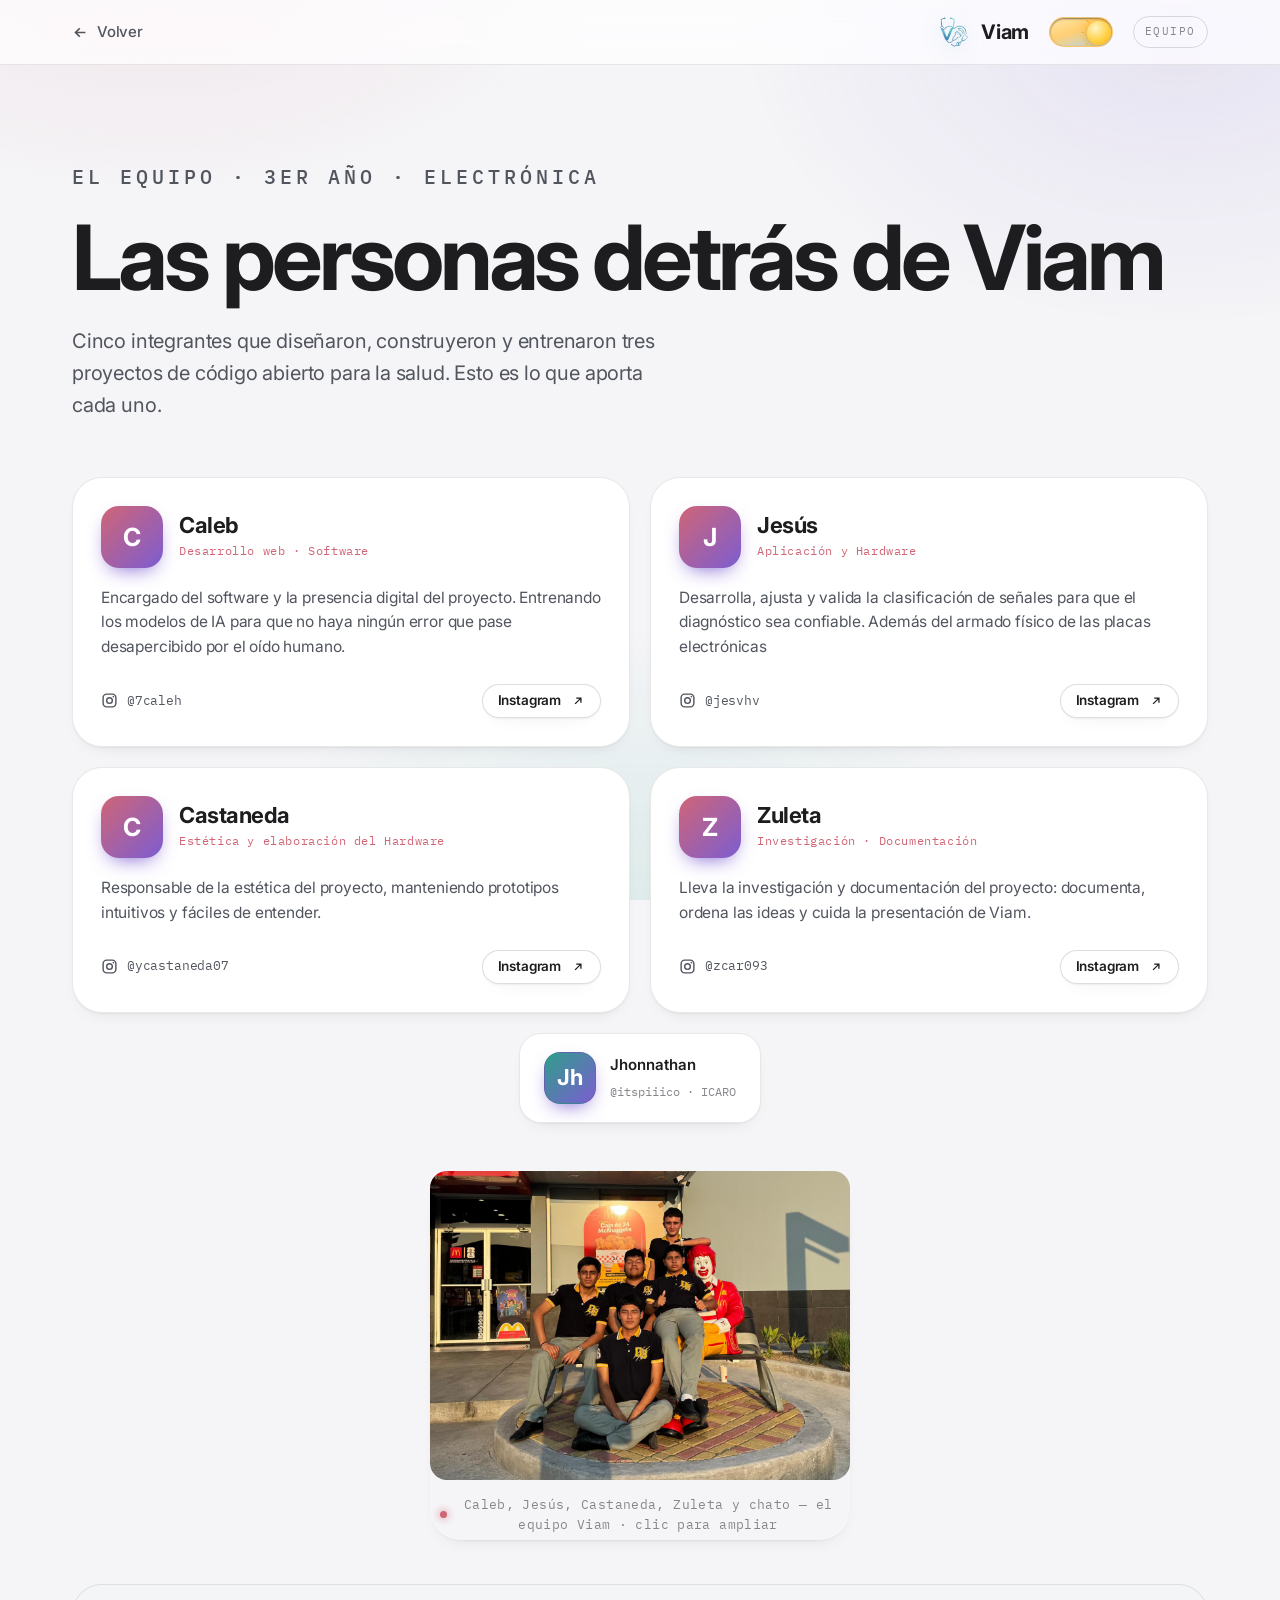
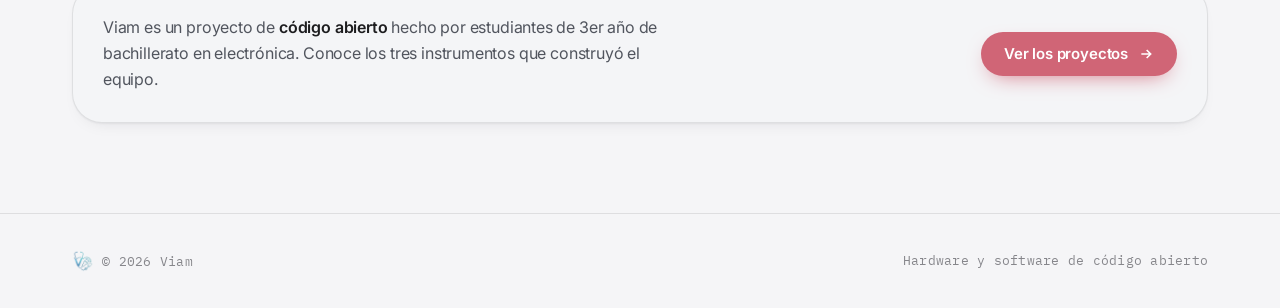
<file: equipo/index.html>
<!DOCTYPE html>
<html lang="es">
<head>
<meta charset="UTF-8">
<meta name="viewport" content="width=device-width, initial-scale=1.0">
<title>El equipo — Viam</title>
<link rel="preconnect" href="https://fonts.googleapis.com">
<link rel="preconnect" href="https://fonts.gstatic.com" crossorigin>
<link href="https://fonts.googleapis.com/css2?family=IBM+Plex+Mono:wght@400;500&family=Inter:wght@400;500;600;700;800;900&display=swap" rel="stylesheet">
<script>
  /* Aplica el tema guardado antes de pintar para evitar el parpadeo */
  (function(){try{var t=localStorage.getItem('viam-theme');if(!t){t=matchMedia('(prefers-color-scheme: light)').matches?'light':'dark';}document.documentElement.setAttribute('data-theme',t);}catch(e){}})();
</script>
<link rel="stylesheet" href="../site.css?v=6">
<link rel="icon" href="../favicon.png" type="image/png" sizes="32x32">
<link rel="apple-touch-icon" href="../apple-touch-icon.png">
</head>
<body>

<nav>
  <div class="wrap nav-in">
    <a class="back" href="../">
      <svg width="17" height="17" viewBox="0 0 24 24" fill="none" stroke="currentColor" stroke-width="2.4"><path d="M19 12H5M11 6l-6 6 6 6"/></svg>
      Volver
    </a>
    <div class="nav-right">
      <a class="brand" href="../"><img class="brand-mark" src="../brand/logo-mark-64.png" width="34" height="34" alt="">Viam</a>
      <button class="theme-toggle" type="button" role="switch" aria-checked="false" aria-label="Cambiar entre modo claro y oscuro" title="Modo claro / oscuro">
        <span class="tt-track">
          <span class="tt-stars" aria-hidden="true"><i></i><i></i><i></i><i></i></span>
          <span class="tt-thumb"><span class="tt-rays" aria-hidden="true"></span></span>
        </span>
      </button>
      <span class="nav-tag">Equipo</span>
    </div>
  </div>
</nav>

<section class="thead">
  <div class="wrap">
    <p class="eyebrow">El equipo · 3er año · Electrónica</p>
    <h1>Las personas detrás de Viam</h1>
    <p>Cinco integrantes que diseñaron, construyeron y entrenaron tres proyectos de código abierto para la salud. Esto es lo que aporta cada uno.</p>
  </div>
</section>

<main>
  <div class="wrap">
    <div class="team team-core">

      <!-- ▼▼ Edita nombre, usuario de Instagram, rol y bio de cada integrante ▼▼ -->

      <!-- Integrante 1 -->
      <article class="member">
        <div class="m-top">
          <div class="avatar">C</div>
          <div class="m-id">
            <div class="name">Caleb</div>
            <!-- ▼ Edita el rol ▼ -->
            <div class="role">Desarrollo web · Software</div>
          </div>
        </div>
        <!-- ▼ Edita la bio ▼ -->
        <p class="m-bio">Encargado del software y la presencia digital del proyecto. Entrenando los modelos de IA para que no haya ningún error que pase desapercibido por el oído humano.</p>
        <div class="m-foot">
          <span class="ig-link">
            <svg width="17" height="17" viewBox="0 0 24 24" fill="none" stroke-width="2"><rect x="3" y="3" width="18" height="18" rx="5"/><circle cx="12" cy="12" r="4"/><circle cx="17.5" cy="6.5" r="1.2" fill="currentColor" stroke="none"/></svg>
            @7caleh
          </span>
          <a class="ig-btn" href="https://instagram.com/7caleh" target="_blank" rel="noopener">Instagram
            <svg width="14" height="14" viewBox="0 0 24 24" fill="none" stroke="currentColor" stroke-width="2.2"><path d="M7 17 17 7M9 7h8v8"/></svg>
          </a>
        </div>
      </article>

      <!-- Integrante 2 -->
      <article class="member">
        <div class="m-top">
          <div class="avatar">J</div>
          <div class="m-id">
            <div class="name">Jesús</div>
            <!-- ▼ Edita el rol ▼ -->
            <div class="role">Aplicación y Hardware</div>
          </div>
        </div>
        <!-- ▼ Edita la bio ▼ -->
        <p class="m-bio">Desarrolla, ajusta y valida la clasificación de señales para que el diagnóstico sea confiable. Además del armado físico de las placas electrónicas</p>
        <div class="m-foot">
          <span class="ig-link">
            <svg width="17" height="17" viewBox="0 0 24 24" fill="none" stroke-width="2"><rect x="3" y="3" width="18" height="18" rx="5"/><circle cx="12" cy="12" r="4"/><circle cx="17.5" cy="6.5" r="1.2" fill="currentColor" stroke="none"/></svg>
            @jesvhv
          </span>
          <a class="ig-btn" href="https://instagram.com/jesvhv" target="_blank" rel="noopener">Instagram
            <svg width="14" height="14" viewBox="0 0 24 24" fill="none" stroke="currentColor" stroke-width="2.2"><path d="M7 17 17 7M9 7h8v8"/></svg>
          </a>
        </div>
      </article>

      <!-- Integrante 3 -->
      <article class="member">
        <div class="m-top">
          <div class="avatar">C</div>
          <div class="m-id">
            <div class="name">Castaneda</div>
            <!-- ▼ Edita el rol ▼ -->
            <div class="role">Estética y elaboración del Hardware</div>
          </div>
        </div>
        <!-- ▼ Edita la bio ▼ -->
        <p class="m-bio">Responsable de la estética del proyecto, manteniendo prototipos intuitivos y fáciles de entender.</p>
        <div class="m-foot">
          <span class="ig-link">
            <svg width="17" height="17" viewBox="0 0 24 24" fill="none" stroke-width="2"><rect x="3" y="3" width="18" height="18" rx="5"/><circle cx="12" cy="12" r="4"/><circle cx="17.5" cy="6.5" r="1.2" fill="currentColor" stroke="none"/></svg>
            @ycastaneda07
          </span>
          <a class="ig-btn" href="https://instagram.com/ycastaneda07" target="_blank" rel="noopener">Instagram
            <svg width="14" height="14" viewBox="0 0 24 24" fill="none" stroke="currentColor" stroke-width="2.2"><path d="M7 17 17 7M9 7h8v8"/></svg>
          </a>
        </div>
      </article>

      <!-- Integrante 4 -->
      <article class="member">
        <div class="m-top">
          <div class="avatar">Z</div>
          <div class="m-id">
            <div class="name">Zuleta</div>
            <!-- ▼ Edita el rol ▼ -->
            <div class="role">Investigación · Documentación</div>
          </div>
        </div>
        <!-- ▼ Edita la bio ▼ -->
        <p class="m-bio">Lleva la investigación y documentación del proyecto: documenta, ordena las ideas y cuida la presentación de Viam.</p>
        <div class="m-foot">
          <span class="ig-link">
            <svg width="17" height="17" viewBox="0 0 24 24" fill="none" stroke-width="2"><rect x="3" y="3" width="18" height="18" rx="5"/><circle cx="12" cy="12" r="4"/><circle cx="17.5" cy="6.5" r="1.2" fill="currentColor" stroke="none"/></svg>
            @zcar093
          </span>
          <a class="ig-btn" href="https://instagram.com/zcar093" target="_blank" rel="noopener">Instagram
            <svg width="14" height="14" viewBox="0 0 24 24" fill="none" stroke="currentColor" stroke-width="2.2"><path d="M7 17 17 7M9 7h8v8"/></svg>
          </a>
        </div>
      </article>

    </div>

    <div class="team-spotlight">
      <button class="member-spotlight" type="button" data-open-modal="jhonnathan-modal" aria-haspopup="dialog">
        <span class="avatar">Jh</span>
        <span><span class="name">Jhonnathan</span><br><span class="handle">@itspiiico · ICARO</span></span>
      </button>
    </div>

    <div class="viam-modal" id="jhonnathan-modal" role="dialog" aria-modal="true" aria-labelledby="jhonnathan-modal-title" hidden>
      <div class="modal-backdrop" data-close-modal></div>
      <div class="modal-panel">
        <button class="modal-close" type="button" data-close-modal aria-label="Cerrar">
          <svg width="20" height="20" viewBox="0 0 24 24" fill="none" stroke="currentColor" stroke-width="2.4"><path d="M18 6 6 18M6 6l12 12"/></svg>
        </button>
        <div class="modal-avatar">Jh</div>
        <h3 class="modal-title" id="jhonnathan-modal-title">Jhonnathan</h3>
        <p class="modal-role">ICARO · Software y electrónica</p>
        <p class="modal-bio">Encargado de ICARO. Une software e electrónica para que el robot piense en local, registre pacientes, mida temperatura sin contacto y apoye al personal en sala de espera.</p>
        <a class="ig-btn" href="https://instagram.com/itspiiico" target="_blank" rel="noopener">Instagram @itspiiico
          <svg width="14" height="14" viewBox="0 0 24 24" fill="none" stroke="currentColor" stroke-width="2.2"><path d="M7 17 17 7M9 7h8v8"/></svg>
        </a>
        <a class="btn ghost modal-proj" href="../icaro/">Ver ICARO</a>
      </div>
    </div>

    <button class="team-photo team-photo-btn" type="button" aria-label="Ampliar foto del equipo" data-lightbox="wasawasa.jpeg" data-alt="Foto grupal del equipo Viam">
      <img src="wasawasa.jpeg" alt="Foto grupal del equipo Viam" width="2048" height="1536" loading="lazy">
      <span class="team-photo-cap">
        <span class="tp-dot"></span>
        Caleb, Jesús, Castaneda, Zuleta y chato — el equipo Viam · clic para ampliar
      </span>
    </button>

    <div class="note">
      <p>Viam es un proyecto de <b>código abierto</b> hecho por estudiantes de 3er año de bachillerato en electrónica. Conoce los tres instrumentos que construyó el equipo.</p>
      <a class="cta" href="../">Ver los proyectos
        <svg width="16" height="16" viewBox="0 0 24 24" fill="none" stroke="currentColor" stroke-width="2.4"><path d="M5 12h14M13 6l6 6-6 6"/></svg>
      </a>
    </div>
  </div>
</main>

<footer>
  <div class="wrap colophon">
    <span class="colophon-brand"><img src="../brand/logo-mark-48.png" width="22" height="22" alt="">© 2026 Viam</span>
    <span>Hardware y software de código abierto</span>
  </div>
</footer>
<script src="../site.js"></script>
</body>
</html>
</file>
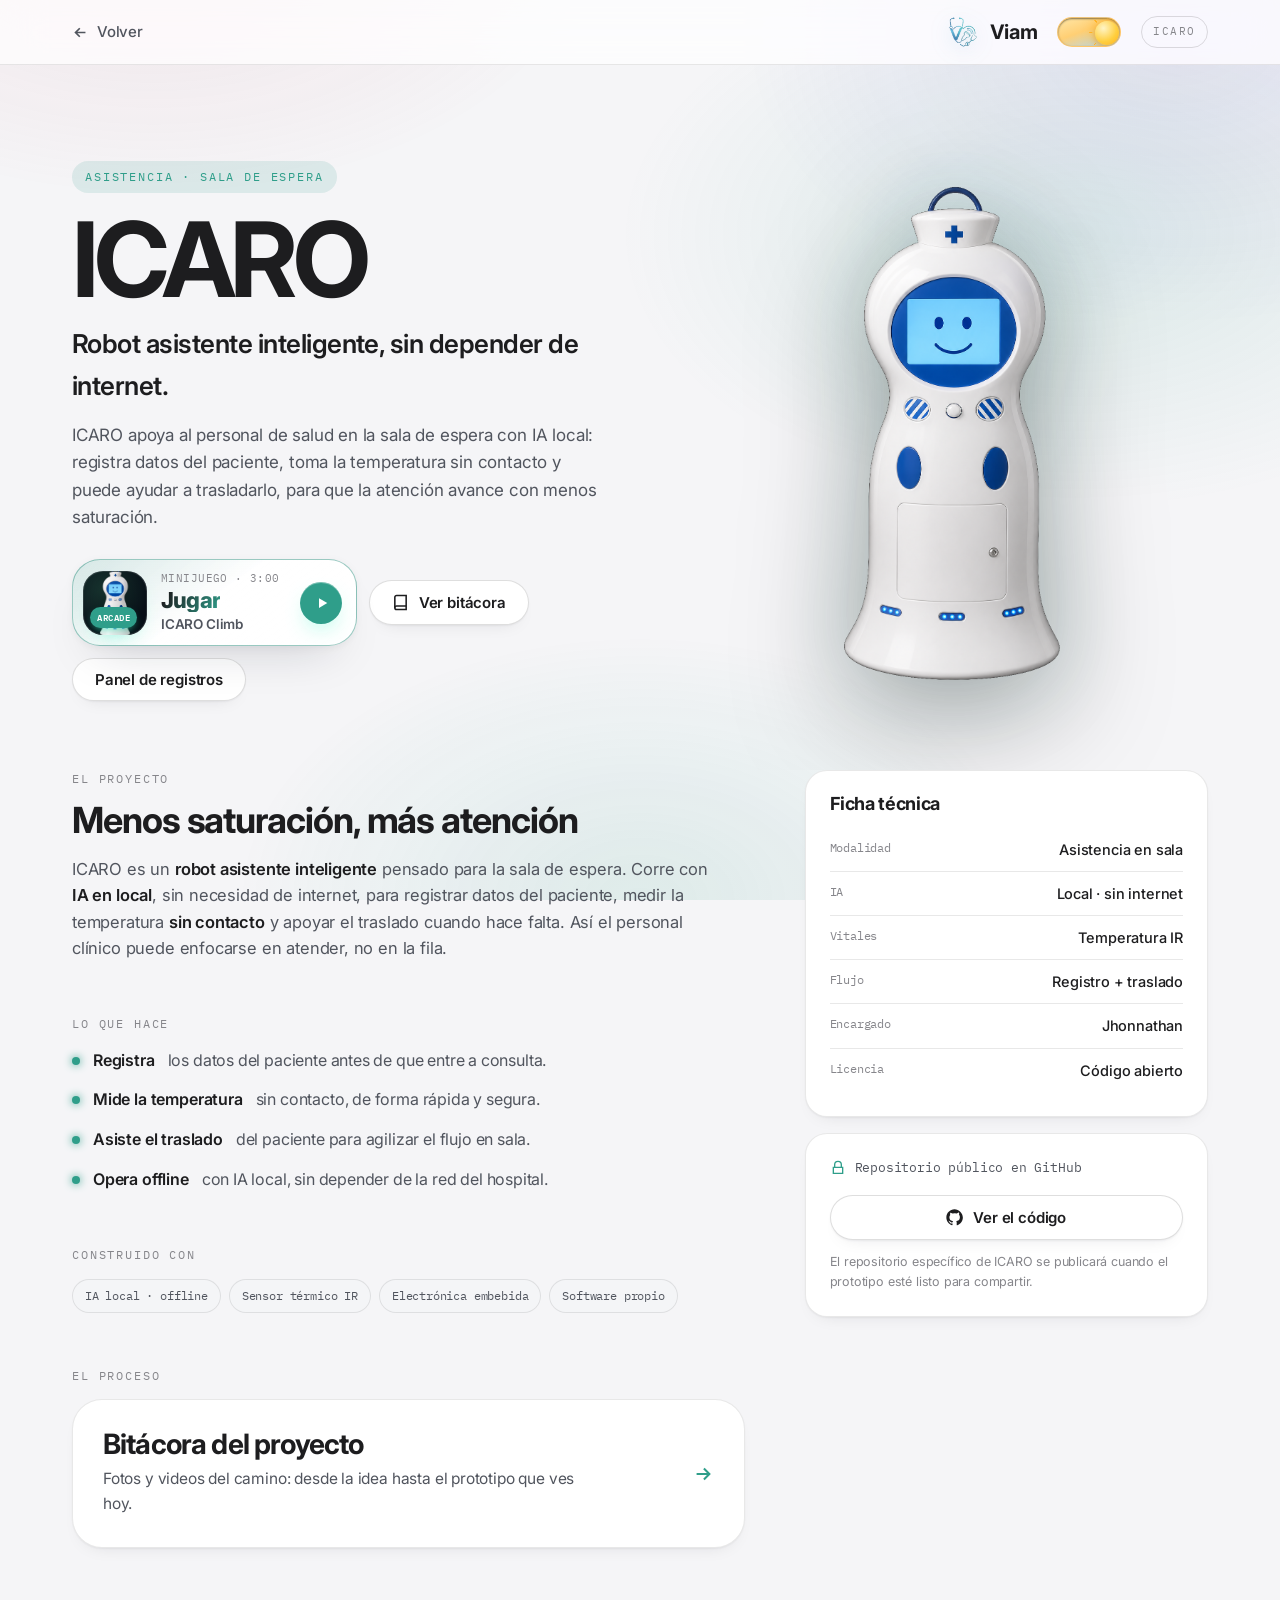
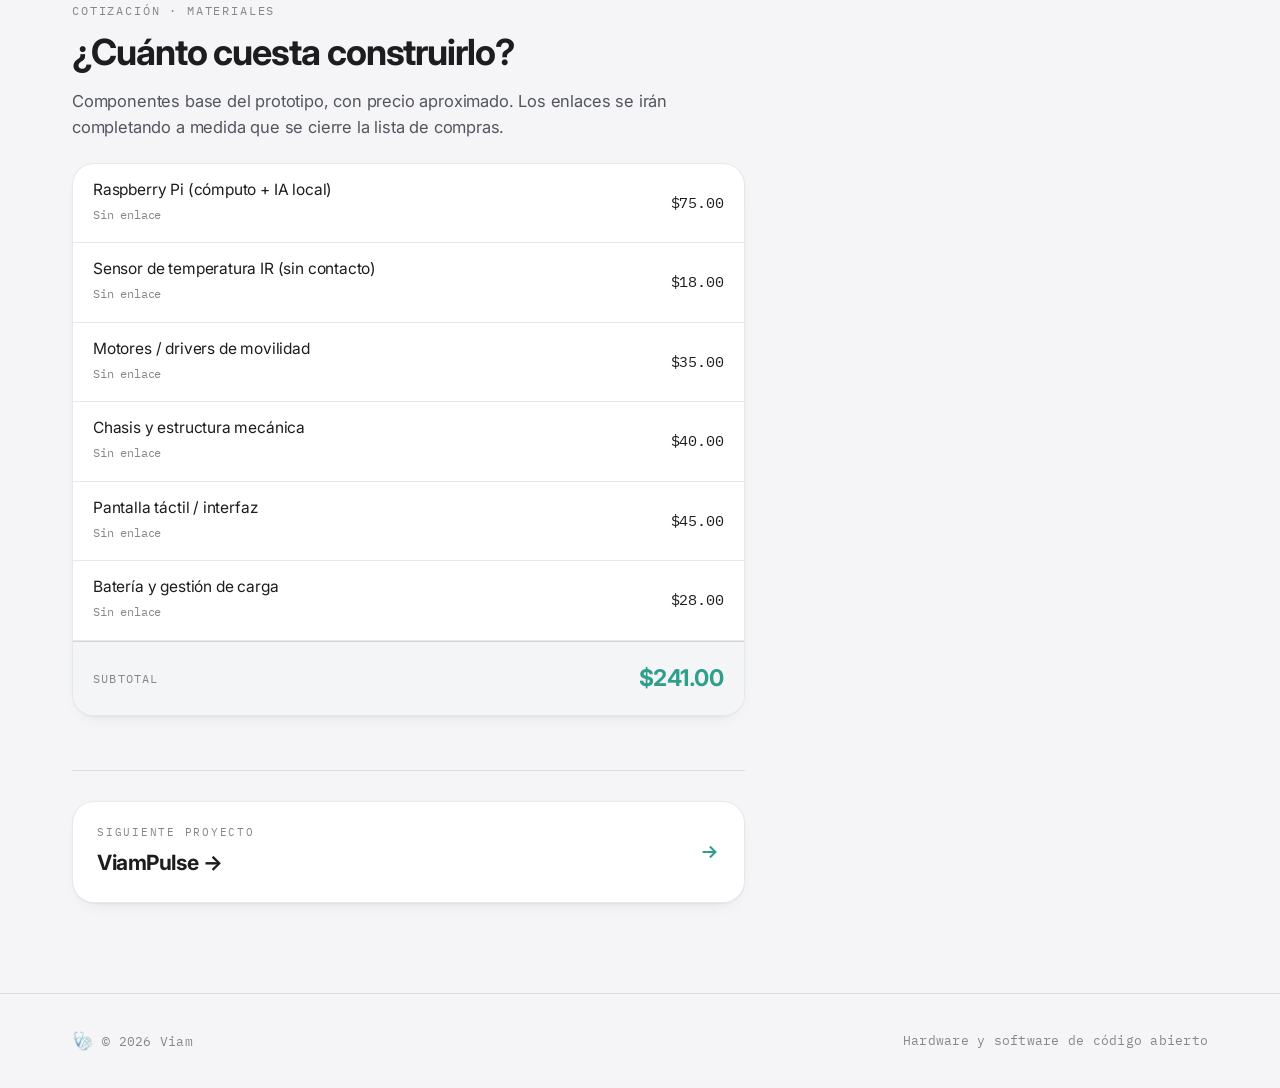
<file: icaro/index.html>
<!DOCTYPE html>
<html lang="es">
<head>
<meta charset="UTF-8">
<meta name="viewport" content="width=device-width, initial-scale=1.0">
<title>ICARO — Robot asistente inteligente · Viam</title>
<link rel="preconnect" href="https://fonts.googleapis.com">
<link rel="preconnect" href="https://fonts.gstatic.com" crossorigin>
<link href="https://fonts.googleapis.com/css2?family=IBM+Plex+Mono:wght@400;500&family=Inter:wght@400;500;600;700;800;900&display=swap" rel="stylesheet">
<script>
  /* Aplica el tema guardado antes de pintar para evitar el parpadeo */
  (function(){try{var t=localStorage.getItem('viam-theme');if(!t){t=matchMedia('(prefers-color-scheme: light)').matches?'light':'dark';}document.documentElement.setAttribute('data-theme',t);}catch(e){}})();
</script>
<link rel="stylesheet" href="../site.css?v=6">
<link rel="icon" href="../favicon.png" type="image/png" sizes="32x32">
<link rel="apple-touch-icon" href="../apple-touch-icon.png">
</head>
<body class="proj-icaro">

<nav>
  <div class="wrap nav-in">
    <a class="back" href="../">
      <svg width="17" height="17" viewBox="0 0 24 24" fill="none" stroke="currentColor" stroke-width="2.4"><path d="M19 12H5M11 6l-6 6 6 6"/></svg>
      Volver
    </a>
    <div class="nav-right">
      <a class="brand" href="../"><img class="brand-mark" src="../brand/logo-mark-64.png" width="34" height="34" alt="">Viam</a>
      <button class="theme-toggle" type="button" role="switch" aria-checked="false" aria-label="Cambiar entre modo claro y oscuro" title="Modo claro / oscuro">
        <span class="tt-track">
          <span class="tt-stars" aria-hidden="true"><i></i><i></i><i></i><i></i></span>
          <span class="tt-thumb"><span class="tt-rays" aria-hidden="true"></span></span>
        </span>
      </button>
      <span class="nav-tag">ICARO</span>
    </div>
  </div>
</nav>

<section class="phead">
  <div class="wrap phead-in">
    <div>
      <span class="modality">Asistencia · sala de espera</span>
      <h1 class="ptitle">ICARO</h1>
      <p class="ptag">Robot asistente inteligente, sin depender de internet.</p>
      <p class="plede">ICARO apoya al personal de salud en la sala de espera con IA local: registra datos del paciente, toma la temperatura sin contacto y puede ayudar a trasladarlo, para que la atención avance con menos saturación.</p>
      <div class="hero-actions">
        <a class="play-pin" href="climb/" aria-label="Jugar ICARO Climb">
          <span class="play-pin-shine" aria-hidden="true"></span>
          <span class="play-pin-thumb">
            <img src="climb/assets/icaro.png" alt="" width="96" height="96" loading="lazy">
            <span class="play-pin-live">Arcade</span>
          </span>
          <span class="play-pin-copy">
            <span class="play-pin-kicker">Minijuego · 3:00</span>
            <span class="play-pin-title">Jugar</span>
            <span class="play-pin-sub">ICARO Climb</span>
          </span>
          <span class="play-pin-go" aria-hidden="true">
            <svg width="18" height="18" viewBox="0 0 24 24" fill="currentColor"><path d="M8 5.5v13l11-6.5L8 5.5z"/></svg>
          </span>
        </a>
        <a class="btn ghost" href="bitacora/">
          <svg width="17" height="17" viewBox="0 0 24 24" fill="none" stroke="currentColor" stroke-width="2.2"><path d="M4 19.5A2.5 2.5 0 0 1 6.5 17H20"/><path d="M6.5 2H20v20H6.5A2.5 2.5 0 0 1 4 19.5v-15A2.5 2.5 0 0 1 6.5 2z"/></svg>
          Ver bitácora
        </a>
        <a class="btn ghost" href="../app/">Panel de registros</a>
      </div>
    </div>
    <div class="phead-art">
      <img class="product-img" src="icaro.png?v=5" alt="Prototipo de ICARO" width="701" height="1480" loading="lazy">
    </div>
  </div>
</section>

<main>
  <div class="wrap layout">
    <div>
      <div class="block">
        <p class="m-sub">El proyecto</p>
        <h2>Menos saturación, más atención</h2>
        <p class="prose">ICARO es un <b>robot asistente inteligente</b> pensado para la sala de espera. Corre con <b>IA en local</b>, sin necesidad de internet, para registrar datos del paciente, medir la temperatura <b>sin contacto</b> y apoyar el traslado cuando hace falta. Así el personal clínico puede enfocarse en atender, no en la fila.</p>
      </div>

      <div class="block">
        <p class="m-sub">Lo que hace</p>
        <ul class="feat">
          <li><b>Registra</b> los datos del paciente antes de que entre a consulta.</li>
          <li><b>Mide la temperatura</b> sin contacto, de forma rápida y segura.</li>
          <li><b>Asiste el traslado</b> del paciente para agilizar el flujo en sala.</li>
          <li><b>Opera offline</b> con IA local, sin depender de la red del hospital.</li>
        </ul>
      </div>

      <div class="block">
        <p class="m-sub">Construido con</p>
        <div class="specs">
          <span class="spec">IA local · offline</span>
          <span class="spec">Sensor térmico IR</span>
          <span class="spec">Electrónica embebida</span>
          <span class="spec">Software propio</span>
        </div>
      </div>

      <div class="block">
        <p class="m-sub">El proceso</p>
        <a class="bitacora-card" href="bitacora/">
          <div class="bc-text">
            <h2>Bitácora del proyecto</h2>
            <p>Fotos y videos del camino: desde la idea hasta el prototipo que ves hoy.</p>
          </div>
          <svg class="bc-arrow" width="22" height="22" viewBox="0 0 24 24" fill="none" stroke="currentColor" stroke-width="2.2"><path d="M5 12h14M13 6l6 6-6 6"/></svg>
        </a>
      </div>

      <div class="block" id="cotizacion">
        <p class="m-sub">Cotización · materiales</p>
        <h2>¿Cuánto cuesta construirlo?</h2>
        <p class="prose" style="margin-bottom:22px">Componentes base del prototipo, con precio aproximado. Los enlaces se irán completando a medida que se cierre la lista de compras.</p>
        <div class="quote" id="quote"><!-- se genera con el script de abajo --></div>
      </div>

      <div class="switch">
        <a href="../viampulse/">
          <div>
            <div class="lbl">Siguiente proyecto</div>
            <div class="nm">ViamPulse →</div>
          </div>
          <svg class="arrow" width="22" height="22" viewBox="0 0 24 24" fill="none" stroke="currentColor" stroke-width="2.2"><path d="M5 12h14M13 6l6 6-6 6"/></svg>
        </a>
      </div>
    </div>

    <aside class="aside">
      <div class="panel">
        <h3>Ficha técnica</h3>
        <div class="kv"><span>Modalidad</span><span>Asistencia en sala</span></div>
        <div class="kv"><span>IA</span><span>Local · sin internet</span></div>
        <div class="kv"><span>Vitales</span><span>Temperatura IR</span></div>
        <div class="kv"><span>Flujo</span><span>Registro + traslado</span></div>
        <div class="kv"><span>Encargado</span><span>Jhonnathan</span></div>
        <div class="kv"><span>Licencia</span><span>Código abierto</span></div>
      </div>
      <div class="repo">
        <span class="oss"><svg width="16" height="16" viewBox="0 0 24 24" fill="none" stroke="var(--accent)" stroke-width="2"><path d="M7 11V7a5 5 0 0 1 10 0v4M5 11h14v9H5z"/></svg>Repositorio público en GitHub</span>
        <!-- ▼▼ Reemplaza esta URL por el repo real de ICARO ▼▼ -->
        <a class="gh secondary" href="https://github.com/Viam26" target="_blank" rel="noopener">
          <svg width="17" height="17" viewBox="0 0 24 24" fill="currentColor"><path d="M12 .5C5.7.5.5 5.7.5 12c0 5.1 3.3 9.4 7.9 10.9.6.1.8-.2.8-.5v-2c-3.2.7-3.9-1.4-3.9-1.4-.5-1.3-1.3-1.7-1.3-1.7-1.1-.7.1-.7.1-.7 1.2.1 1.8 1.2 1.8 1.2 1 1.8 2.7 1.3 3.4 1 .1-.8.4-1.3.8-1.6-2.6-.3-5.3-1.3-5.3-5.8 0-1.3.5-2.3 1.2-3.1-.1-.3-.5-1.5.1-3.1 0 0 1-.3 3.3 1.2a11.5 11.5 0 0 1 6 0C17.3 4.7 18.3 5 18.3 5c.6 1.6.2 2.8.1 3.1.8.8 1.2 1.8 1.2 3.1 0 4.5-2.7 5.5-5.3 5.8.4.4.8 1.1.8 2.2v3.3c0 .3.2.6.8.5 4.6-1.5 7.9-5.8 7.9-10.9C23.5 5.7 18.3.5 12 .5z"/></svg>
          Ver el código
        </a>
        <p class="q-note">El repositorio específico de ICARO se publicará cuando el prototipo esté listo para compartir.</p>
      </div>
    </aside>
  </div>
</main>

<footer>
  <div class="wrap colophon">
    <span class="colophon-brand"><img src="../brand/logo-mark-48.png" width="22" height="22" alt="">© 2026 Viam</span>
    <span>Hardware y software de código abierto</span>
  </div>
</footer>
<script>
/* =========================================================
   COTIZACIÓN — EDITA AQUÍ LOS PRODUCTOS
   Para añadir un producto, copia una línea y cambia los datos.
   - nombre : texto del componente
   - precio : número en dólares (USD). Ej: 12.50
   - cantidad : opcional (por defecto 1)
   - enlace : URL de la tienda que lo vende (deja "" si no hay)
   ========================================================= */
const PRODUCTOS = [
  { nombre:"Raspberry Pi (cómputo + IA local)", precio:75.00, cantidad:1, enlace:"" },
  { nombre:"Sensor de temperatura IR (sin contacto)", precio:18.00, cantidad:1, enlace:"" },
  { nombre:"Motores / drivers de movilidad", precio:35.00, cantidad:1, enlace:"" },
  { nombre:"Chasis y estructura mecánica", precio:40.00, cantidad:1, enlace:"" },
  { nombre:"Pantalla táctil / interfaz", precio:45.00, cantidad:1, enlace:"" },
  { nombre:"Batería y gestión de carga", precio:28.00, cantidad:1, enlace:"" },
];
const MONEDA = "$";   // símbolo de moneda

(function renderCotizacion(){
  const cont = document.getElementById("quote");
  if(!cont) return;
  const fmt = n => MONEDA + n.toFixed(2);
  let total = 0, html = "";
  PRODUCTOS.forEach(p => {
    const qty = p.cantidad || 1;
    const sub = p.precio * qty;
    total += sub;
    const link = p.enlace
      ? `<a class="q-link" href="${p.enlace}" target="_blank" rel="noopener">Ver en tienda
          <svg width="11" height="11" viewBox="0 0 24 24" fill="none" stroke="currentColor" stroke-width="2.4"><path d="M7 17 17 7M9 7h8v8"/></svg></a>`
      : `<span class="q-link none">Sin enlace</span>`;
    html += `<div class="q-row">
      <div><div class="q-name">${p.nombre}${qty>1?` <span class="qty">×${qty}</span>`:""}</div>${link}</div>
      <div class="q-price">${fmt(sub)}</div>
    </div>`;
  });
  html += `<div class="q-total"><span class="lbl">Subtotal</span><span class="val">${fmt(total)}</span></div>`;
  cont.innerHTML = html;
})();
</script>
<script src="../site.js"></script>
</body>
</html>
</file>
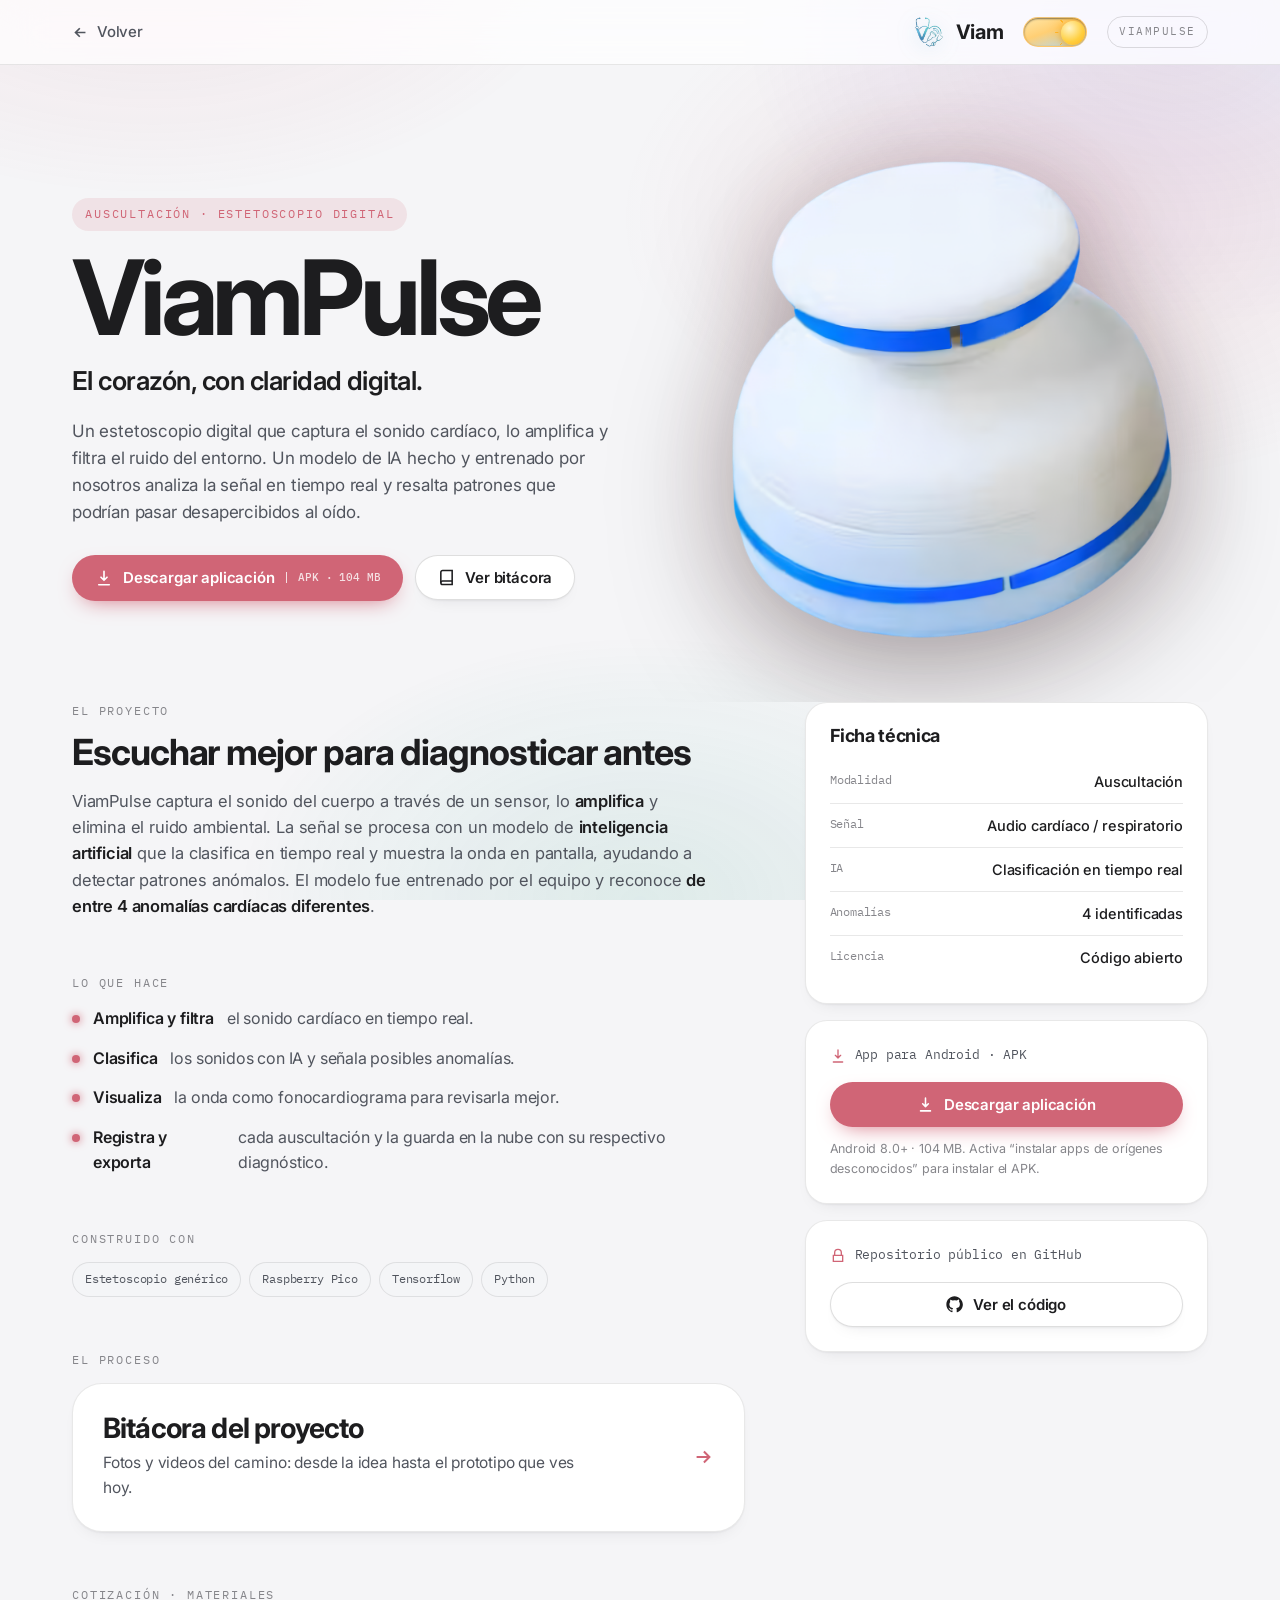
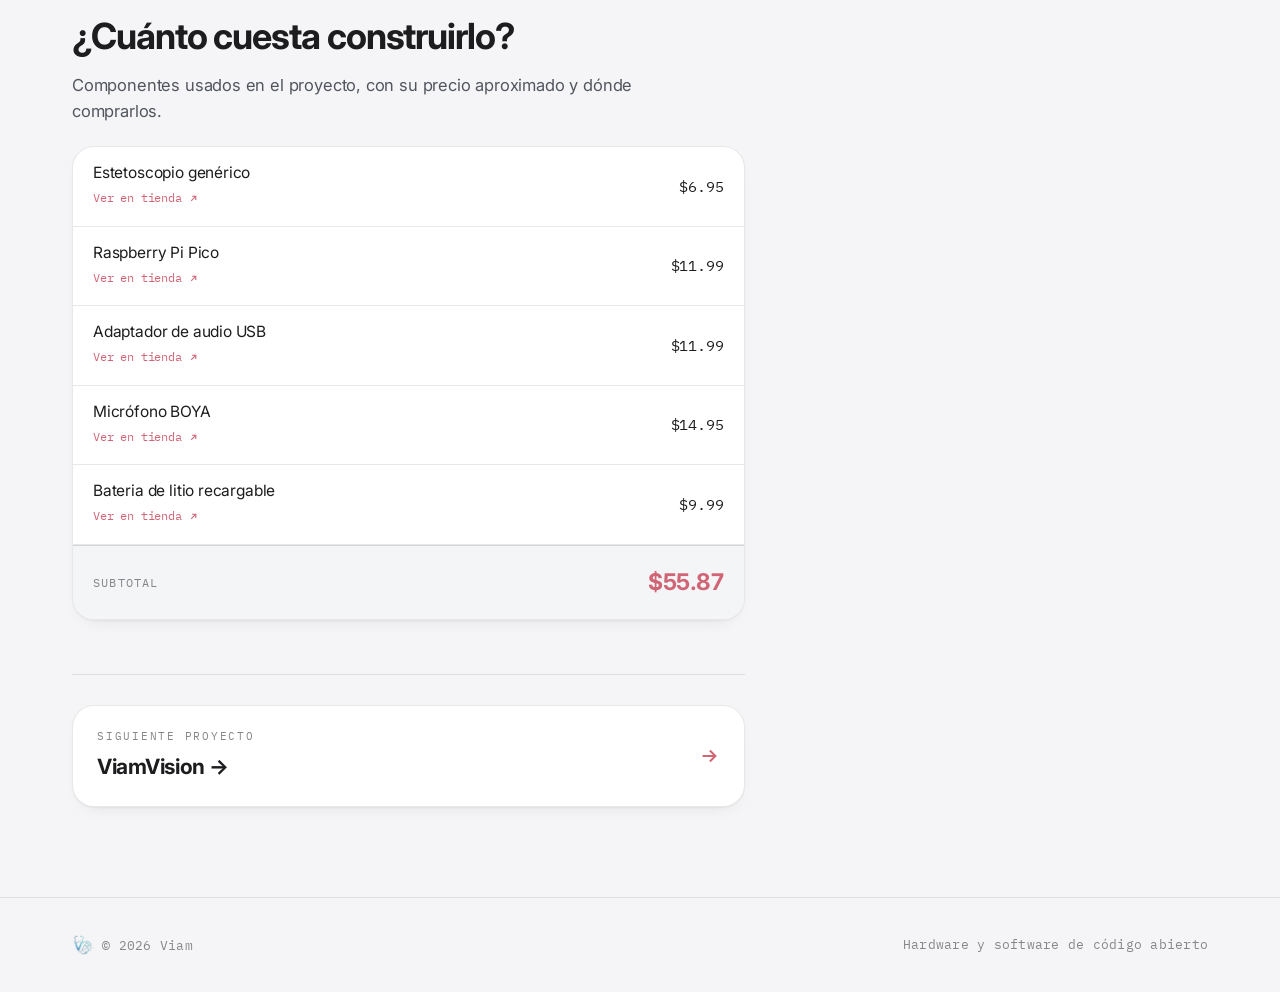
<file: viampulse/index.html>
<!DOCTYPE html>
<html lang="es">
<head>
<meta charset="UTF-8">
<meta name="viewport" content="width=device-width, initial-scale=1.0">
<title>ViamPulse — Estetoscopio digital con IA · Viam</title>
<link rel="preconnect" href="https://fonts.googleapis.com">
<link rel="preconnect" href="https://fonts.gstatic.com" crossorigin>
<link href="https://fonts.googleapis.com/css2?family=IBM+Plex+Mono:wght@400;500&family=Inter:wght@400;500;600;700;800;900&display=swap" rel="stylesheet">
<script>
  /* Aplica el tema guardado antes de pintar para evitar el parpadeo */
  (function(){try{var t=localStorage.getItem('viam-theme');if(!t){t=matchMedia('(prefers-color-scheme: light)').matches?'light':'dark';}document.documentElement.setAttribute('data-theme',t);}catch(e){}})();
</script>
<link rel="stylesheet" href="../site.css?v=6">
<link rel="icon" href="../favicon.png" type="image/png" sizes="32x32">
<link rel="apple-touch-icon" href="../apple-touch-icon.png">
</head>
<body class="proj-pulse">

<nav>
  <div class="wrap nav-in">
    <a class="back" href="../">
      <svg width="17" height="17" viewBox="0 0 24 24" fill="none" stroke="currentColor" stroke-width="2.4"><path d="M19 12H5M11 6l-6 6 6 6"/></svg>
      Volver
    </a>
    <div class="nav-right">
      <a class="brand" href="../"><img class="brand-mark" src="../brand/logo-mark-64.png" width="34" height="34" alt="">Viam</a>
      <button class="theme-toggle" type="button" role="switch" aria-checked="false" aria-label="Cambiar entre modo claro y oscuro" title="Modo claro / oscuro">
        <span class="tt-track">
          <span class="tt-stars" aria-hidden="true"><i></i><i></i><i></i><i></i></span>
          <span class="tt-thumb"><span class="tt-rays" aria-hidden="true"></span></span>
        </span>
      </button>
      <span class="nav-tag">ViamPulse</span>
    </div>
  </div>
</nav>

<section class="phead">
  <div class="wrap phead-in">
    <div>
      <span class="modality">Auscultación · estetoscopio digital</span>
      <h1 class="ptitle">ViamPulse</h1>
      <p class="ptag">El corazón, con claridad digital.</p>
      <p class="plede">Un estetoscopio digital que captura el sonido cardíaco, lo amplifica y filtra el ruido del entorno. Un modelo de IA hecho y entrenado por nosotros analiza la señal en tiempo real y resalta patrones que podrían pasar desapercibidos al oído.</p>
      <div class="hero-actions">
        <!-- ▼▼ Pega aquí el enlace directo del APK (ver nota al final del archivo) ▼▼ -->
        <a class="btn-dl" href="https://github.com/Viam26/ViamPI/releases/download/ViamPulse/ViamPulse.apk" download="ViamPulse.apk">
          <svg width="18" height="18" viewBox="0 0 24 24" fill="none" stroke="currentColor" stroke-width="2.2" stroke-linecap="round" stroke-linejoin="round"><path d="M12 3v12m0 0l-4-4m4 4l4-4M5 21h14"/></svg>
          Descargar aplicación
          <span class="sz">APK · 104 MB</span>
        </a>
        <a class="btn ghost" href="bitacora/">
          <svg width="17" height="17" viewBox="0 0 24 24" fill="none" stroke="currentColor" stroke-width="2.2"><path d="M4 19.5A2.5 2.5 0 0 1 6.5 17H20"/><path d="M6.5 2H20v20H6.5A2.5 2.5 0 0 1 4 19.5v-15A2.5 2.5 0 0 1 6.5 2z"/></svg>
          Ver bitácora
        </a>
      </div>
    </div>
    <div class="phead-art">
      <img class="product-img" src="estetoscopio.png" alt="Prototipo del estetoscopio digital ViamPulse" width="460" height="498">
    </div>
  </div>
</section>

<main>
  <div class="wrap layout">
    <div>
      <div class="block">
        <p class="m-sub">El proyecto</p>
        <h2>Escuchar mejor para diagnosticar antes</h2>
        <p class="prose">ViamPulse captura el sonido del cuerpo a través de un sensor, lo <b>amplifica</b> y elimina el ruido ambiental. La señal se procesa con un modelo de <b>inteligencia artificial</b> que la clasifica en tiempo real y muestra la onda en pantalla, ayudando a detectar patrones anómalos. El modelo fue entrenado por el equipo y reconoce <b>de entre 4 anomalías cardíacas diferentes</b>.</p>
      </div>

      <div class="block">
        <p class="m-sub">Lo que hace</p>
        <ul class="feat">
          <li><b>Amplifica y filtra</b> el sonido cardíaco en tiempo real.</li>
          <li><b>Clasifica</b> los sonidos con IA y señala posibles anomalías.</li>
          <li><b>Visualiza</b> la onda como fonocardiograma para revisarla mejor.</li>
          <li><b>Registra y exporta</b> cada auscultación y la guarda en la nube con su respectivo diagnóstico.</li>
        </ul>
      </div>

      <div class="block">
        <p class="m-sub">Construido con</p>
        <div class="specs">
          <span class="spec">Estetoscopio genérico</span>
          <span class="spec">Raspberry Pico</span>
          <span class="spec">Tensorflow</span>
          <span class="spec">Python</span>
        </div>
      </div>

      <div class="block">
        <p class="m-sub">El proceso</p>
        <a class="bitacora-card" href="bitacora/">
          <div class="bc-text">
            <h2>Bitácora del proyecto</h2>
            <p>Fotos y videos del camino: desde la idea hasta el prototipo que ves hoy.</p>
          </div>
          <svg class="bc-arrow" width="22" height="22" viewBox="0 0 24 24" fill="none" stroke="currentColor" stroke-width="2.2"><path d="M5 12h14M13 6l6 6-6 6"/></svg>
        </a>
      </div>

      <div class="block" id="cotizacion">
        <p class="m-sub">Cotización · materiales</p>
        <h2>¿Cuánto cuesta construirlo?</h2>
        <p class="prose" style="margin-bottom:22px">Componentes usados en el proyecto, con su precio aproximado y dónde comprarlos.</p>
        <div class="quote" id="quote"><!-- se genera con el script de abajo --></div>
      </div>

      <div class="switch">
        <!-- Enlace al otro proyecto -->
        <a href="../viamvision/">
          <div>
            <div class="lbl">Siguiente proyecto</div>
            <div class="nm">ViamVision →</div>
          </div>
          <svg class="arrow" width="22" height="22" viewBox="0 0 24 24" fill="none" stroke="currentColor" stroke-width="2.2"><path d="M5 12h14M13 6l6 6-6 6"/></svg>
        </a>
      </div>
    </div>

    <aside class="aside">
      <div class="panel">
        <h3>Ficha técnica</h3>
        <div class="kv"><span>Modalidad</span><span>Auscultación</span></div>
        <div class="kv"><span>Señal</span><span>Audio cardíaco / respiratorio</span></div>
        <div class="kv"><span>IA</span><span>Clasificación en tiempo real</span></div>
        <div class="kv"><span>Anomalías</span><span>4 identificadas</span></div>
        <div class="kv"><span>Licencia</span><span>Código abierto</span></div>
      </div>
      <div class="repo dl-card">
        <span class="oss"><svg width="16" height="16" viewBox="0 0 24 24" fill="none" stroke="var(--accent)" stroke-width="2" stroke-linecap="round" stroke-linejoin="round"><path d="M12 3v12m0 0l-4-4m4 4l4-4M5 21h14"/></svg>App para Android · APK</span>
        <!-- ▼▼ Mismo enlace del APK que en el hero ▼▼ -->
        <a class="gh dl" href="https://github.com/Viam26/ViamPI/releases/download/ViamPulse/ViamPulse.apk" download="ViamPulse.apk">
          <svg width="17" height="17" viewBox="0 0 24 24" fill="none" stroke="currentColor" stroke-width="2.2" stroke-linecap="round" stroke-linejoin="round"><path d="M12 3v12m0 0l-4-4m4 4l4-4M5 21h14"/></svg>
          Descargar aplicación
        </a>
        <p class="q-note" style="margin-top:12px">Android 8.0+ · 104 MB. Activa “instalar apps de orígenes desconocidos” para instalar el APK.</p>
      </div>
      <div class="repo">
        <span class="oss"><svg width="16" height="16" viewBox="0 0 24 24" fill="none" stroke="var(--accent)" stroke-width="2"><path d="M7 11V7a5 5 0 0 1 10 0v4M5 11h14v9H5z"/></svg>Repositorio público en GitHub</span>
        <!-- ▼▼ Reemplaza esta URL por el repo real de ViamPulse ▼▼ -->
        <a class="gh secondary" href="https://github.com/Viam26/Estetoscopio" target="_blank" rel="noopener">
          <svg width="17" height="17" viewBox="0 0 24 24" fill="currentColor"><path d="M12 .5C5.7.5.5 5.7.5 12c0 5.1 3.3 9.4 7.9 10.9.6.1.8-.2.8-.5v-2c-3.2.7-3.9-1.4-3.9-1.4-.5-1.3-1.3-1.7-1.3-1.7-1.1-.7.1-.7.1-.7 1.2.1 1.8 1.2 1.8 1.2 1 1.8 2.7 1.3 3.4 1 .1-.8.4-1.3.8-1.6-2.6-.3-5.3-1.3-5.3-5.8 0-1.3.5-2.3 1.2-3.1-.1-.3-.5-1.5.1-3.1 0 0 1-.3 3.3 1.2a11.5 11.5 0 0 1 6 0C17.3 4.7 18.3 5 18.3 5c.6 1.6.2 2.8.1 3.1.8.8 1.2 1.8 1.2 3.1 0 4.5-2.7 5.5-5.3 5.8.4.4.8 1.1.8 2.2v3.3c0 .3.2.6.8.5 4.6-1.5 7.9-5.8 7.9-10.9C23.5 5.7 18.3.5 12 .5z"/></svg>
          Ver el código
        </a>
      </div>
    </aside>
  </div>
</main>

<footer>
  <div class="wrap colophon">
    <span class="colophon-brand"><img src="../brand/logo-mark-48.png" width="22" height="22" alt="">© 2026 Viam</span>
    <span>Hardware y software de código abierto</span>
  </div>
</footer>
<script>
/* =========================================================
   COTIZACIÓN — EDITA AQUÍ LOS PRODUCTOS
   Para añadir un producto, copia una línea y cambia los datos.
   - nombre : texto del componente
   - precio : número en dólares (USD). Ej: 12.50
   - cantidad : opcional (por defecto 1)
   - enlace : URL de la tienda que lo vende (deja "" si no hay)
   ========================================================= */
const PRODUCTOS = [
  { nombre:"Estetoscopio genérico",          precio:6.95,  cantidad:1, enlace:"https://www.amazon.com/dp/B00HW8EEOG?ref=ppx_yo2ov_dt_b_fed_asin_title&th=1" },
  { nombre:"Raspberry Pi Pico",              precio:11.99,  cantidad:1, enlace:"https://www.amazon.com/dp/B08TVF499B?ref=ppx_yo2ov_dt_b_fed_asin_title" },
  { nombre:"Adaptador de audio USB",   precio:11.99,  cantidad:1, enlace:"https://www.amazon.com/dp/B01N905VOY?ref=ppx_yo2ov_dt_b_fed_asin_title" },
  { nombre:"Micrófono BOYA",    precio:14.95,  cantidad:1, enlace:"https://www.amazon.com/dp/B00MRMU2HU?ref=ppx_yo2ov_dt_b_fed_asin_title" },
  { nombre:"Bateria de litio recargable",    precio:9.99,  cantidad:1, enlace:"https://www.amazon.com/dp/B0CM64RMT9?ref=ppx_yo2ov_dt_b_fed_asin_title" },
];
const MONEDA = "$";   // símbolo de moneda

(function renderCotizacion(){
  const cont = document.getElementById("quote");
  if(!cont) return;
  const fmt = n => MONEDA + n.toFixed(2);
  let total = 0, html = "";
  PRODUCTOS.forEach(p => {
    const qty = p.cantidad || 1;
    const sub = p.precio * qty;
    total += sub;
    const link = p.enlace
      ? `<a class="q-link" href="${p.enlace}" target="_blank" rel="noopener">Ver en tienda
          <svg width="11" height="11" viewBox="0 0 24 24" fill="none" stroke="currentColor" stroke-width="2.4"><path d="M7 17 17 7M9 7h8v8"/></svg></a>`
      : `<span class="q-link none">Sin enlace</span>`;
    html += `<div class="q-row">
      <div><div class="q-name">${p.nombre}${qty>1?` <span class="qty">×${qty}</span>`:""}</div>${link}</div>
      <div class="q-price">${fmt(sub)}</div>
    </div>`;
  });
  html += `<div class="q-total"><span class="lbl">Subtotal</span><span class="val">${fmt(total)}</span></div>`;
  cont.innerHTML = html;
})();
</script>
<script src="../site.js"></script>
</body>
</html>
</file>
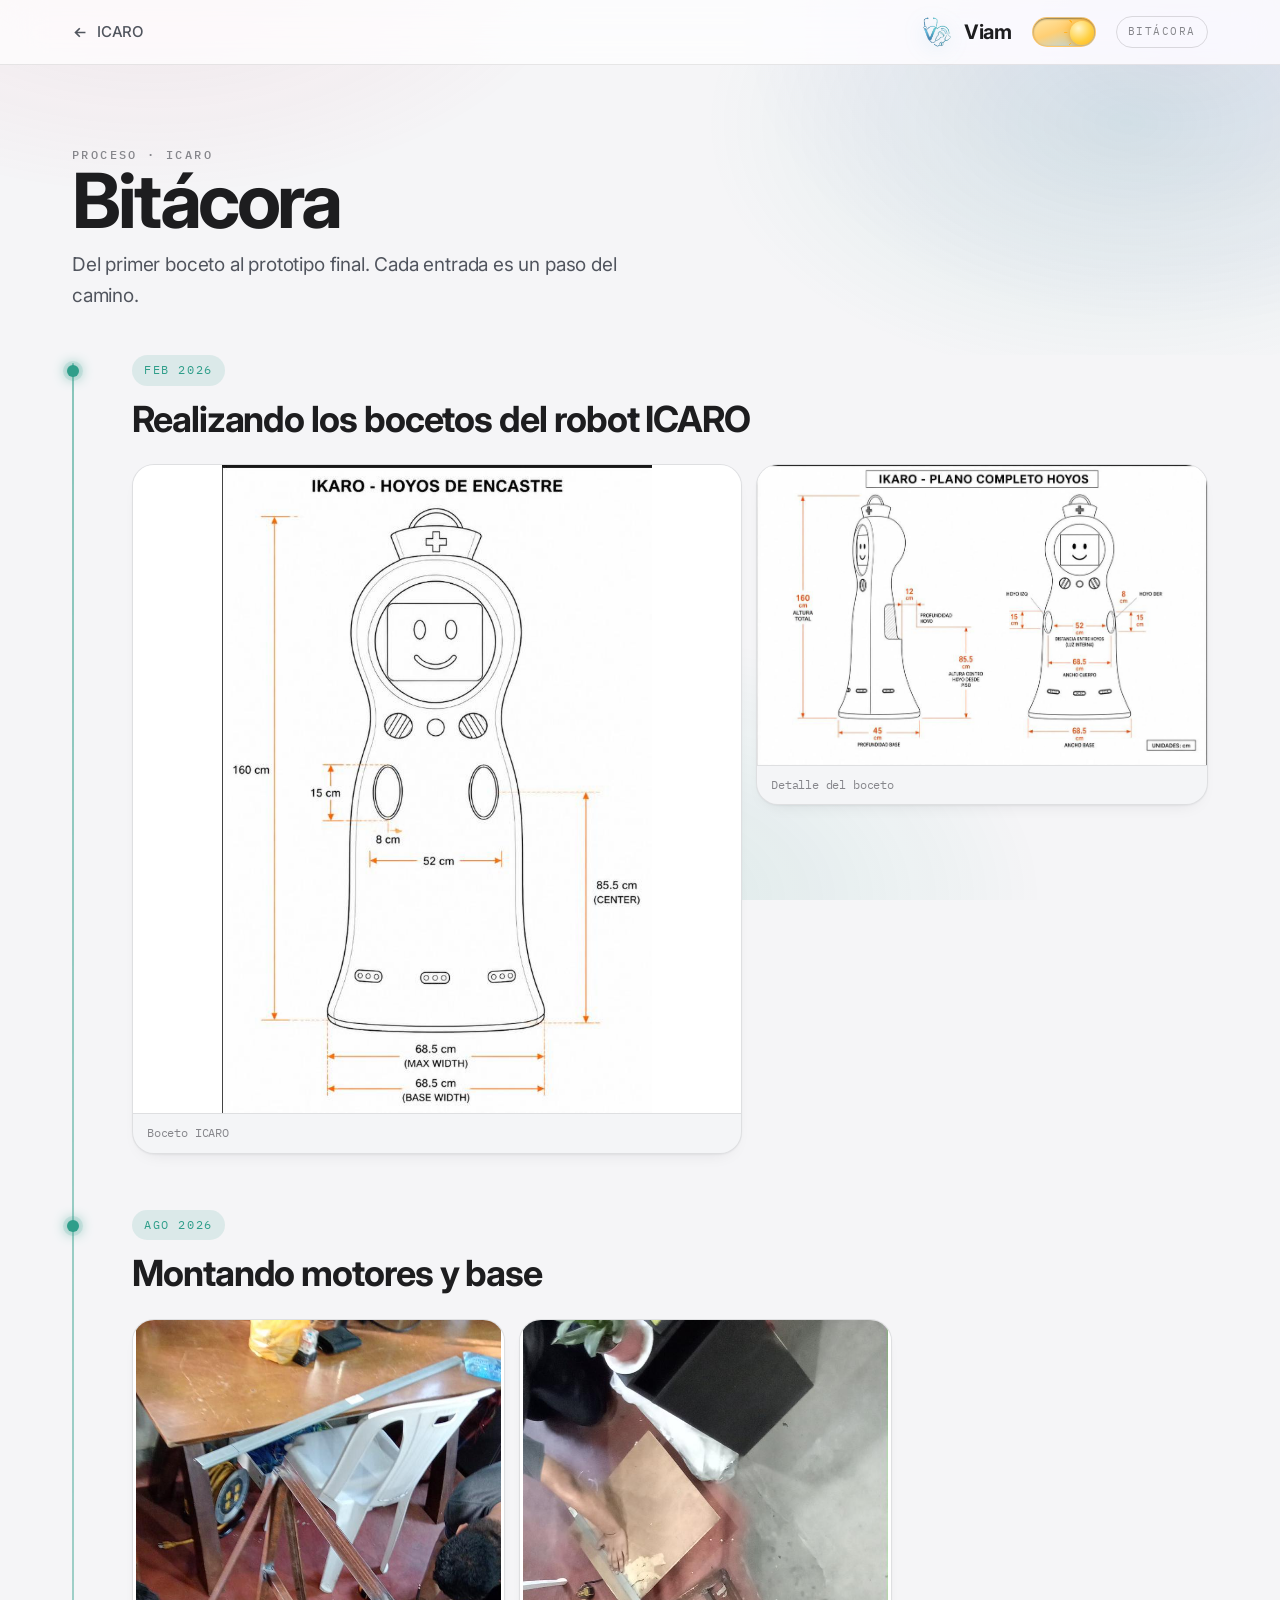
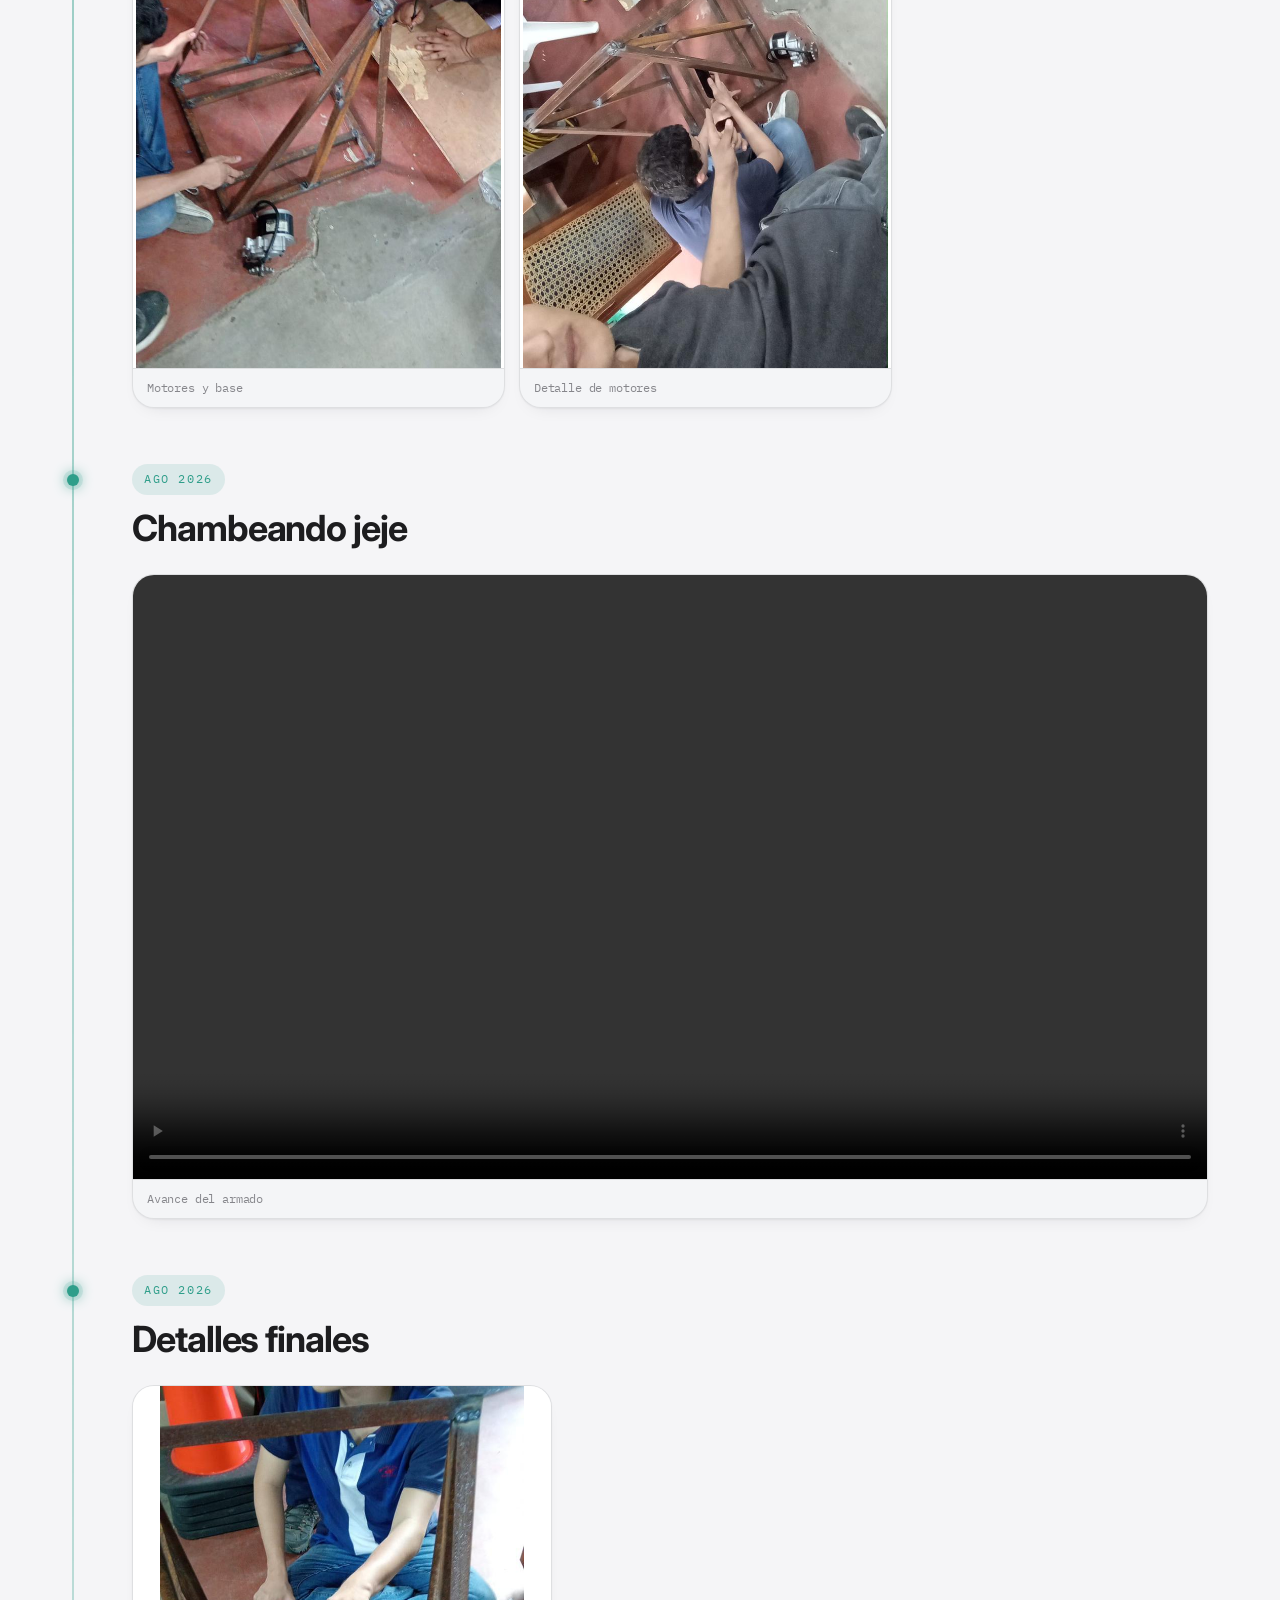
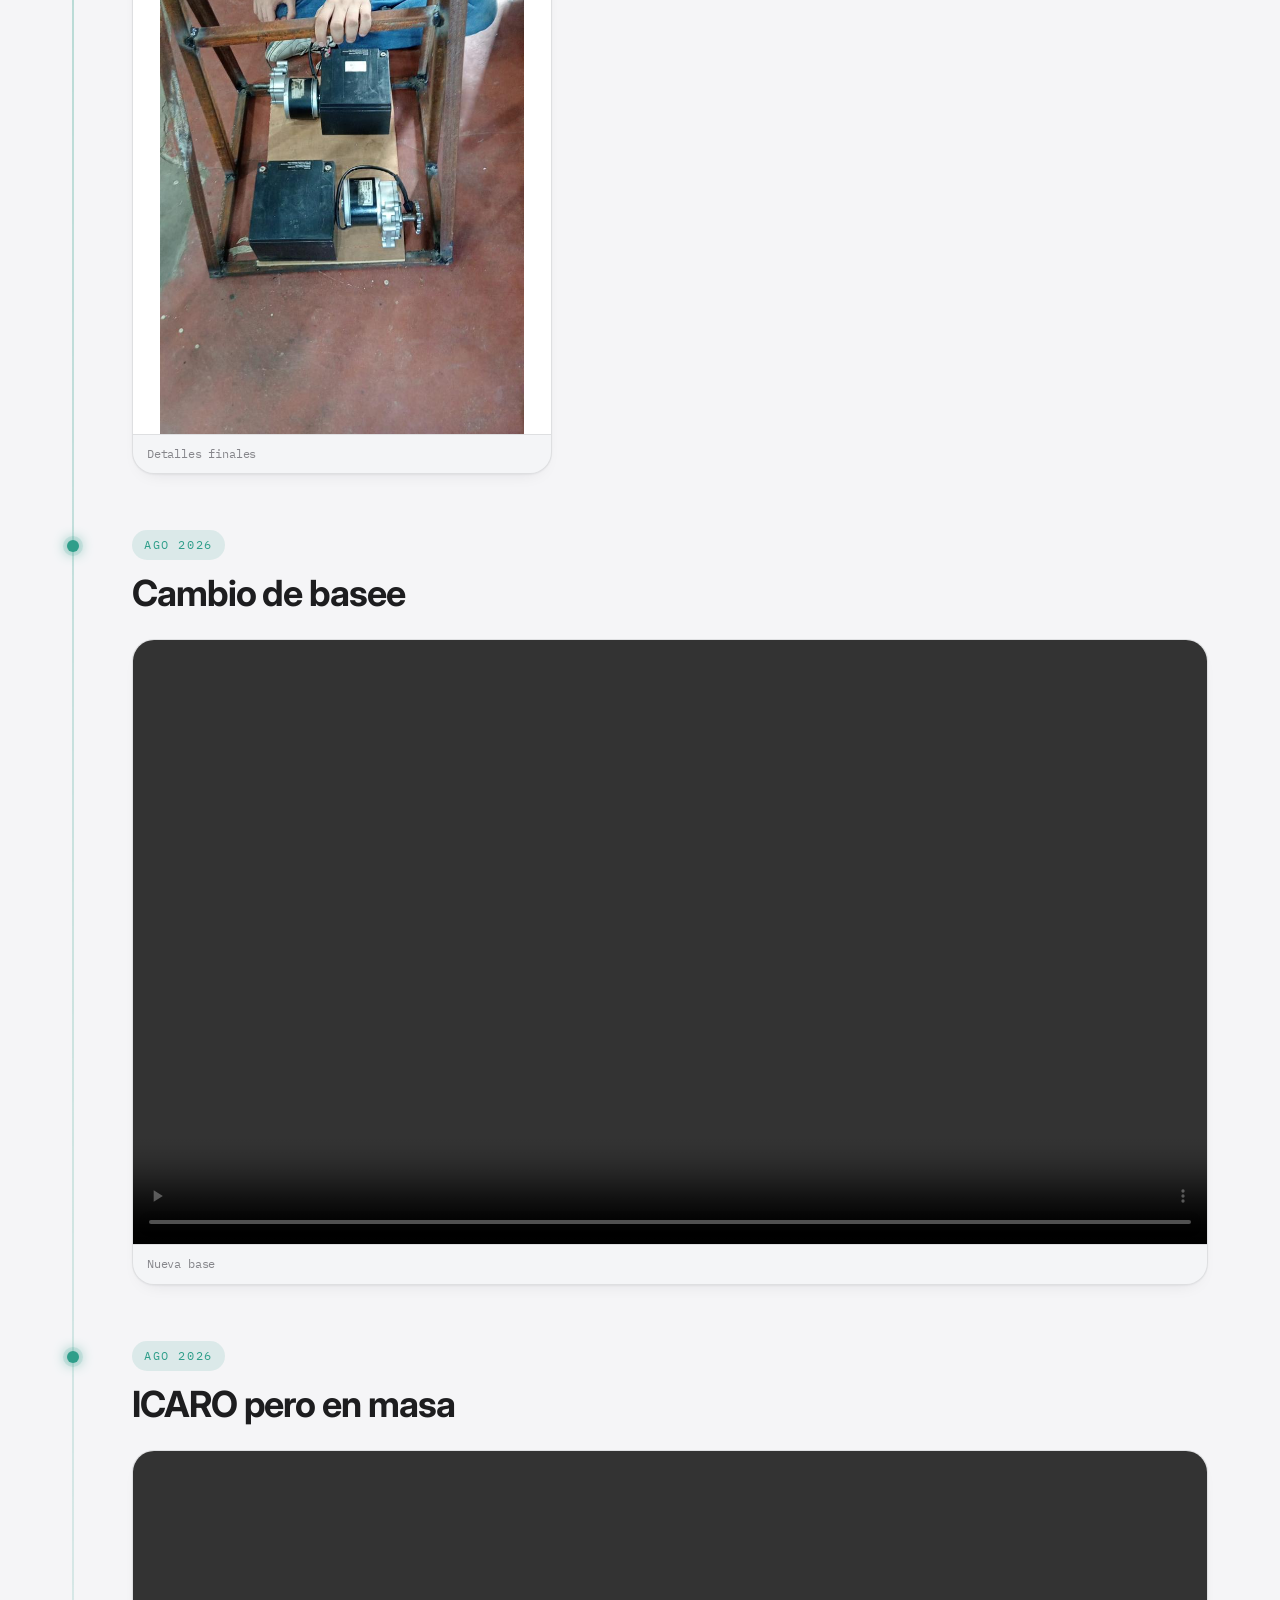
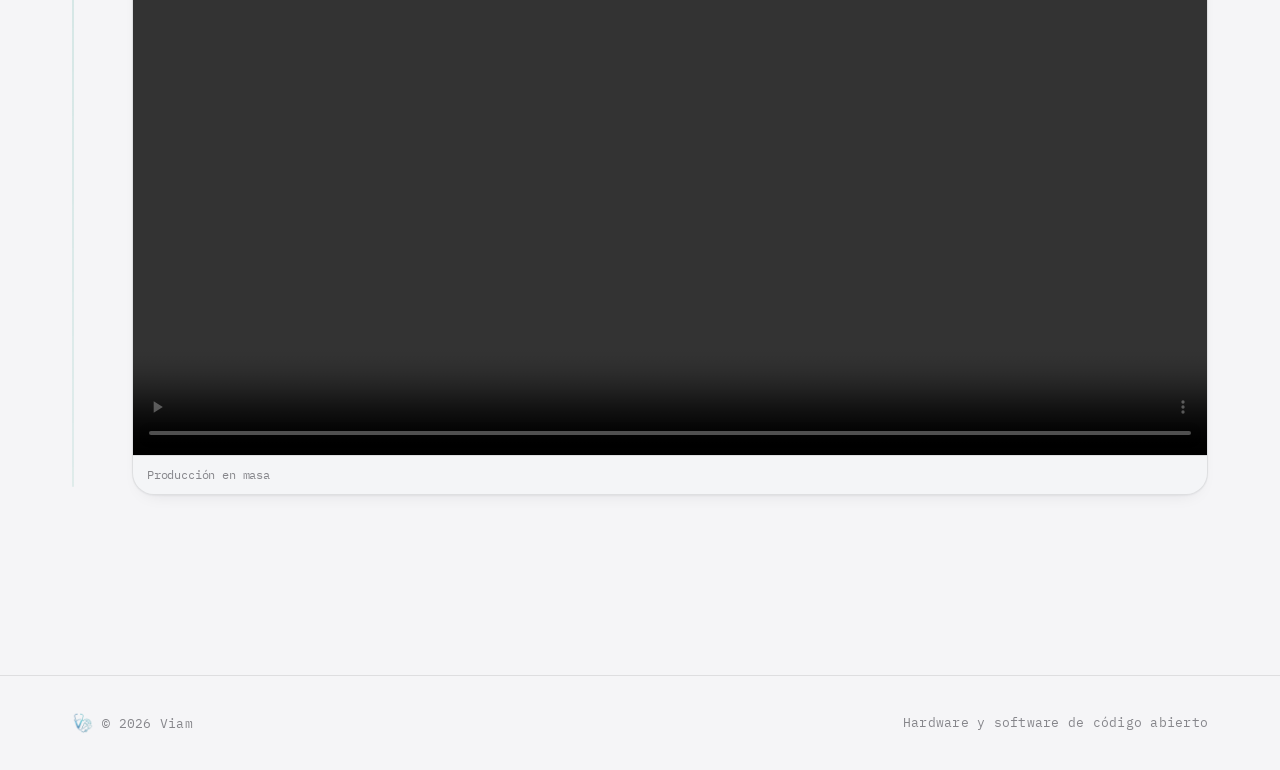
<file: icaro/bitacora/index.html>
<!DOCTYPE html>
<html lang="es">
<head>
<meta charset="UTF-8">
<meta name="viewport" content="width=device-width, initial-scale=1.0">
<title>Bitácora — ICARO · Viam</title>
<link rel="preconnect" href="https://fonts.googleapis.com">
<link rel="preconnect" href="https://fonts.gstatic.com" crossorigin>
<link href="https://fonts.googleapis.com/css2?family=IBM+Plex+Mono:wght@400;500&family=Inter:wght@400;500;600;700;800;900&display=swap" rel="stylesheet">
<script>
  (function(){try{var t=localStorage.getItem('viam-theme');if(!t){t=matchMedia('(prefers-color-scheme: light)').matches?'light':'dark';}document.documentElement.setAttribute('data-theme',t);}catch(e){}})();
</script>
<link rel="stylesheet" href="../../site.css?v=6">
<link rel="icon" href="../../favicon.png" type="image/png" sizes="32x32">
<link rel="apple-touch-icon" href="../../apple-touch-icon.png">
</head>
<body class="proj-icaro bitacora-page">

<nav>
  <div class="wrap nav-in">
    <a class="back" href="../">
      <svg width="17" height="17" viewBox="0 0 24 24" fill="none" stroke="currentColor" stroke-width="2.4"><path d="M19 12H5M11 6l-6 6 6 6"/></svg>
      ICARO
    </a>
    <div class="nav-right">
      <a class="brand" href="../../"><img class="brand-mark" src="../../brand/logo-mark-64.png" width="34" height="34" alt="">Viam</a>
      <button class="theme-toggle" type="button" role="switch" aria-checked="false" aria-label="Cambiar entre modo claro y oscuro" title="Modo claro / oscuro">
        <span class="tt-track">
          <span class="tt-stars" aria-hidden="true"><i></i><i></i><i></i><i></i></span>
          <span class="tt-thumb"><span class="tt-rays" aria-hidden="true"></span></span>
        </span>
      </button>
      <span class="nav-tag">Bitácora</span>
    </div>
  </div>
</nav>

<section class="bhead">
  <div class="wrap">
    <p class="eyebrow">Proceso · ICARO</p>
    <h1 class="btitle">Bitácora</h1>
    <p class="blede">Del primer boceto al prototipo final. Cada entrada es un paso del camino.</p>
  </div>
</section>

<main class="bitacora-main">
  <div class="wrap">
    <div class="bitacora-timeline" id="bitacora"></div>
  </div>
</main>

<footer>
  <div class="wrap colophon">
    <span class="colophon-brand"><img src="../../brand/logo-mark-48.png" width="22" height="22" alt="">© 2026 Viam</span>
    <span>Hardware y software de código abierto</span>
  </div>
</footer>

<script src="entries.js"></script>
<script>ViamBitacoraProject = ViamBitacoraData.icaro;</script>
<script src="../../bitacora.js"></script>
<script src="../../site.js"></script>
</body>
</html>
</file>
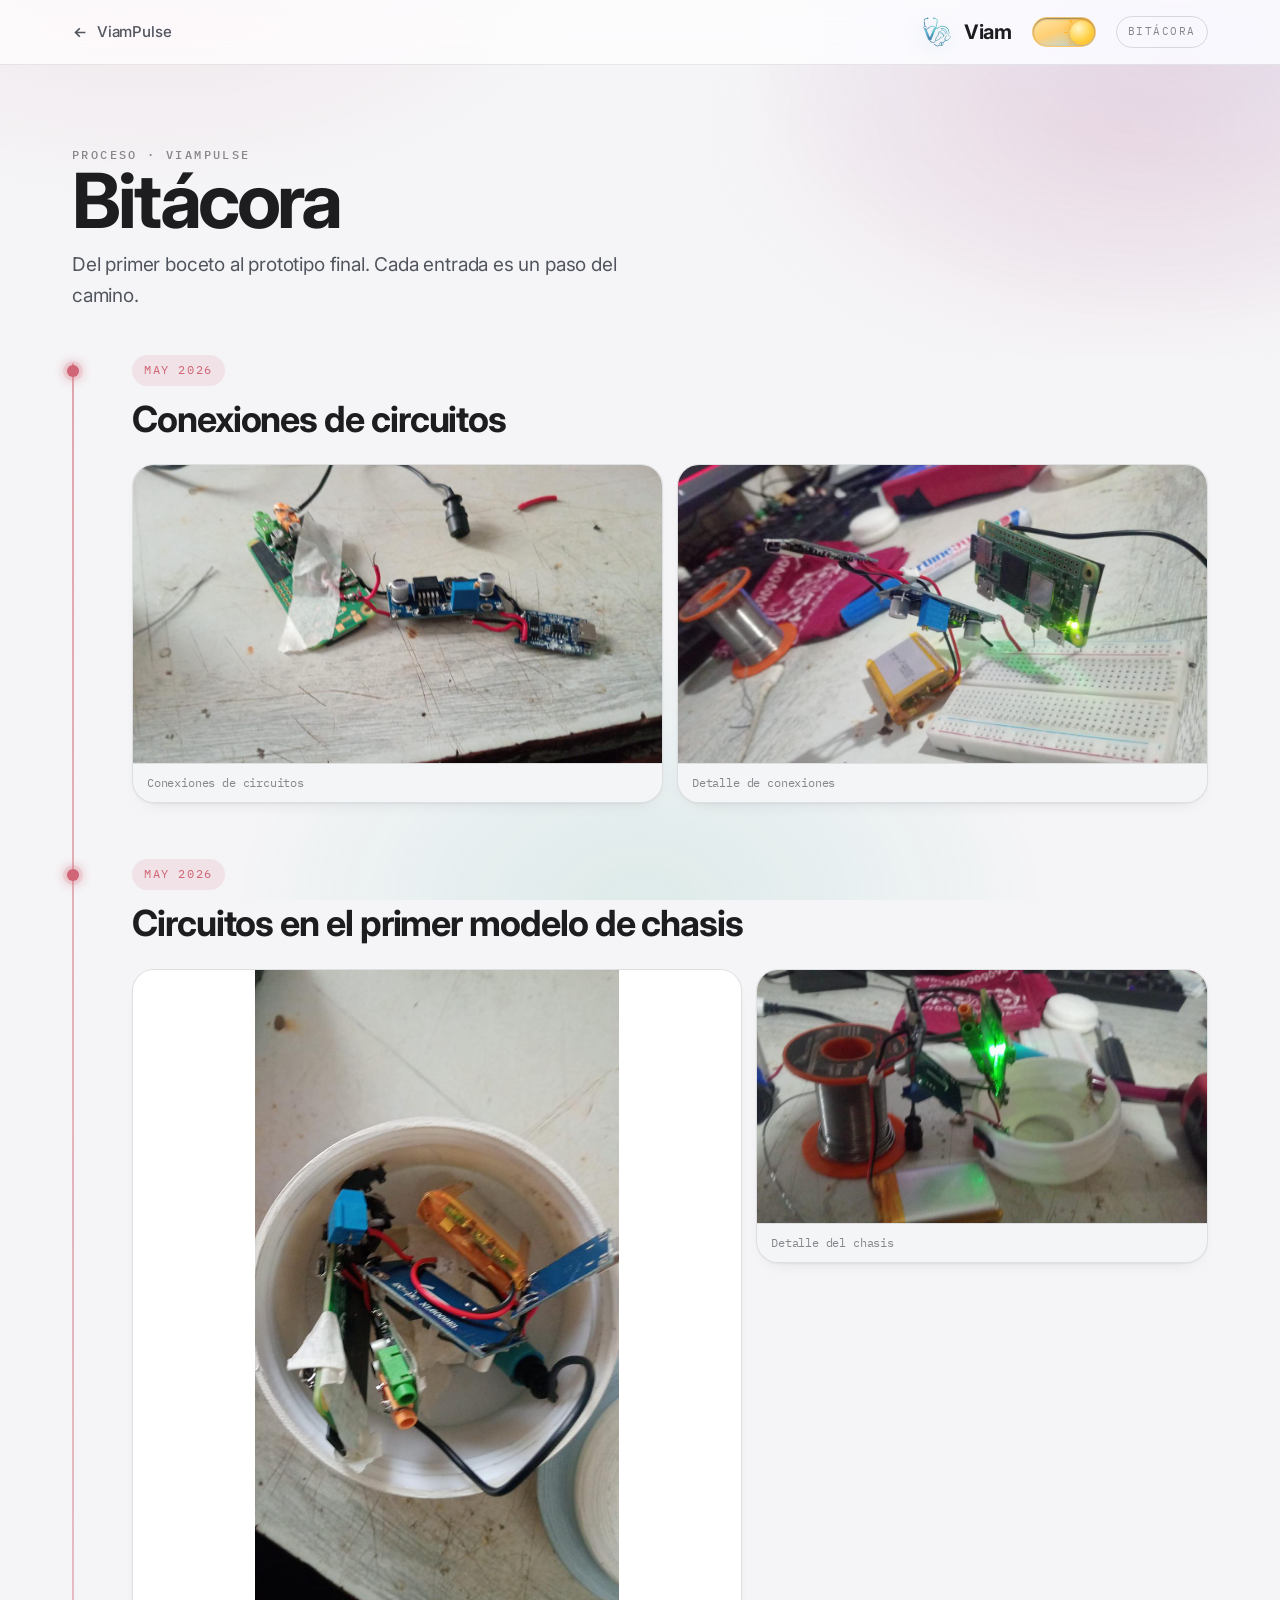
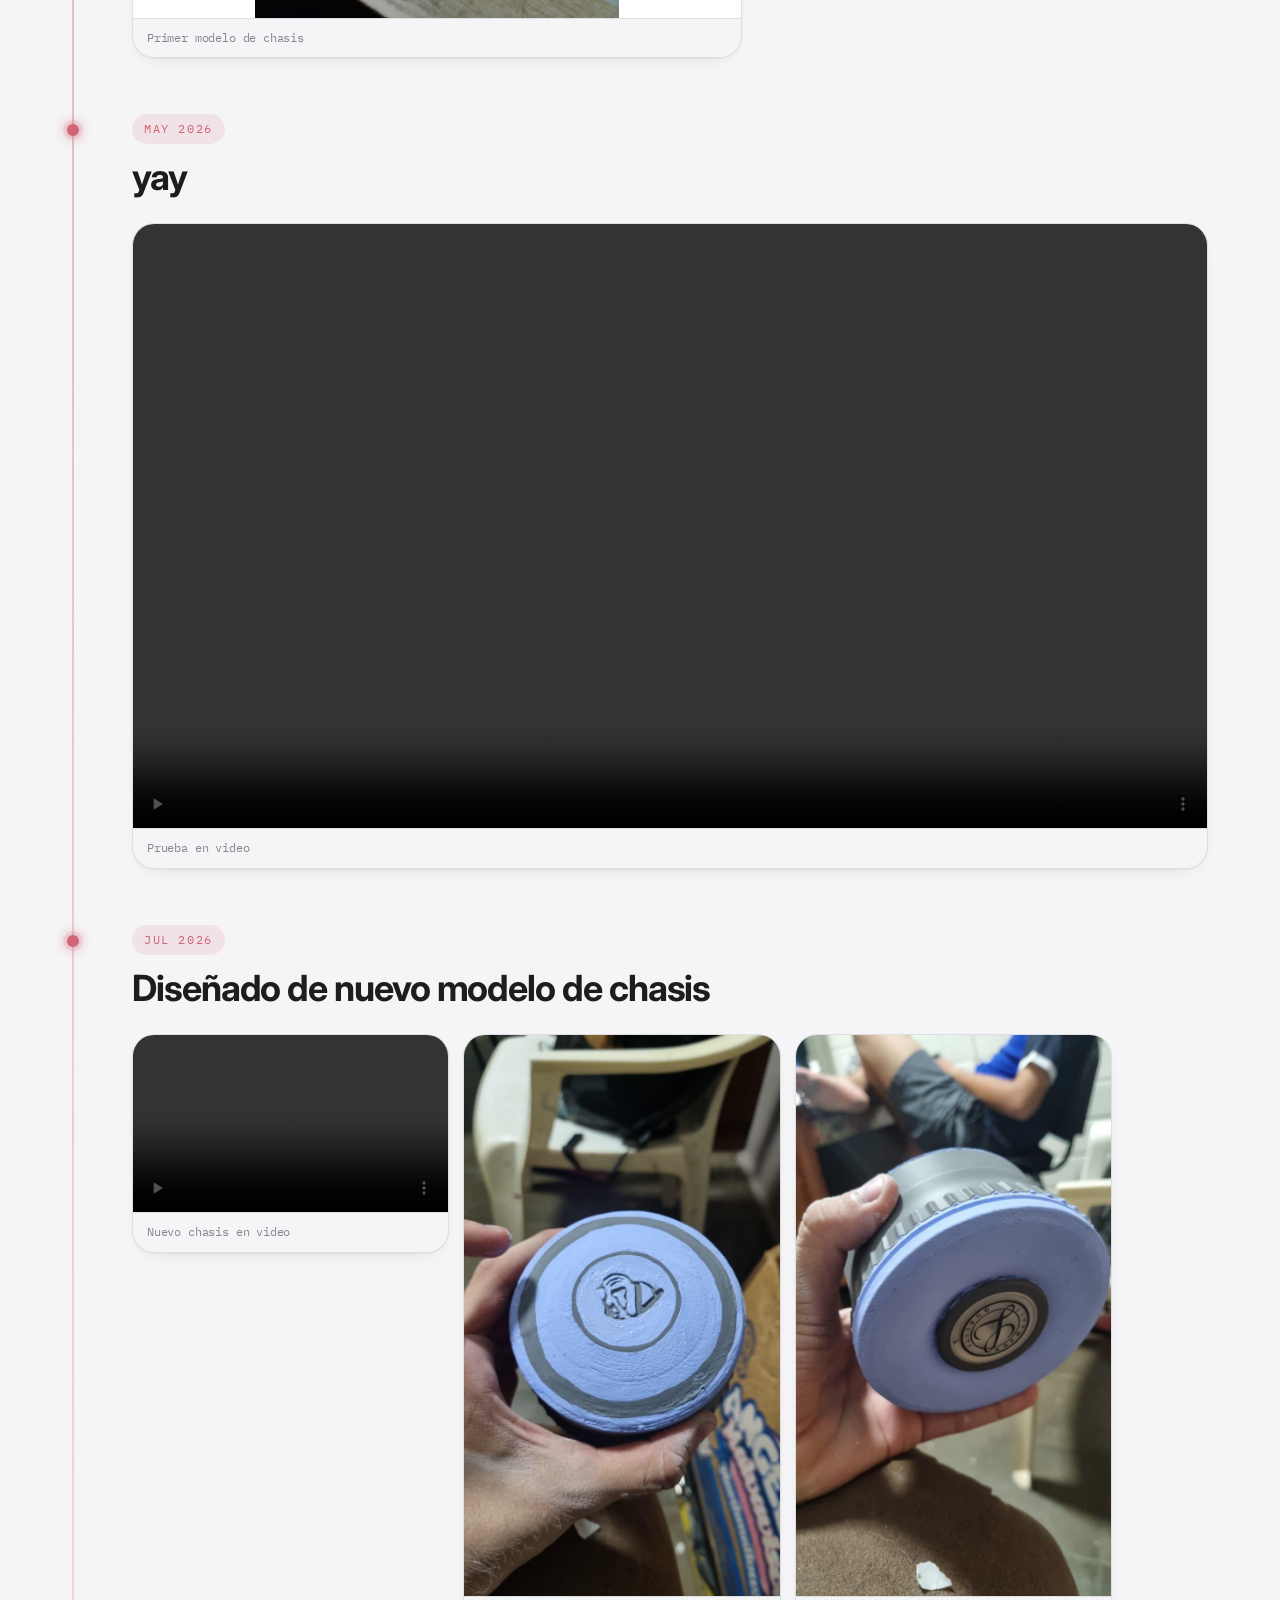
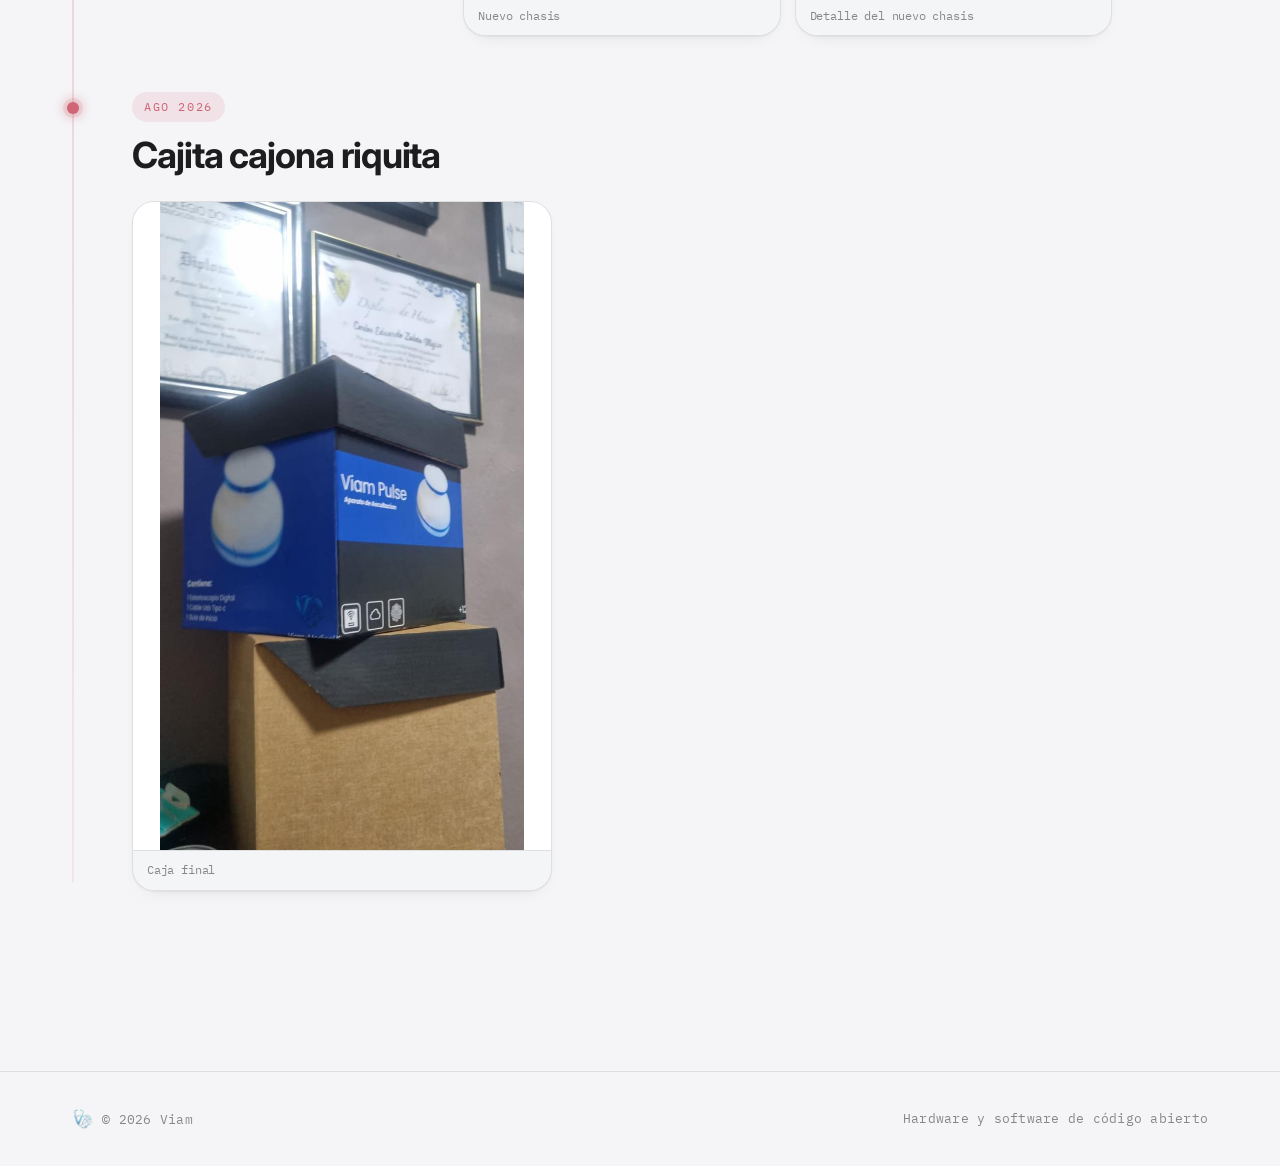
<file: viampulse/bitacora/index.html>
<!DOCTYPE html>
<html lang="es">
<head>
<meta charset="UTF-8">
<meta name="viewport" content="width=device-width, initial-scale=1.0">
<title>Bitácora — ViamPulse · Viam</title>
<link rel="preconnect" href="https://fonts.googleapis.com">
<link rel="preconnect" href="https://fonts.gstatic.com" crossorigin>
<link href="https://fonts.googleapis.com/css2?family=IBM+Plex+Mono:wght@400;500&family=Inter:wght@400;500;600;700;800;900&display=swap" rel="stylesheet">
<script>
  (function(){try{var t=localStorage.getItem('viam-theme');if(!t){t=matchMedia('(prefers-color-scheme: light)').matches?'light':'dark';}document.documentElement.setAttribute('data-theme',t);}catch(e){}})();
</script>
<link rel="stylesheet" href="../../site.css?v=6">
<link rel="icon" href="../../favicon.png" type="image/png" sizes="32x32">
<link rel="apple-touch-icon" href="../../apple-touch-icon.png">
</head>
<body class="proj-pulse bitacora-page">

<nav>
  <div class="wrap nav-in">
    <a class="back" href="../">
      <svg width="17" height="17" viewBox="0 0 24 24" fill="none" stroke="currentColor" stroke-width="2.4"><path d="M19 12H5M11 6l-6 6 6 6"/></svg>
      ViamPulse
    </a>
    <div class="nav-right">
      <a class="brand" href="../../"><img class="brand-mark" src="../../brand/logo-mark-64.png" width="34" height="34" alt="">Viam</a>
      <button class="theme-toggle" type="button" role="switch" aria-checked="false" aria-label="Cambiar entre modo claro y oscuro" title="Modo claro / oscuro">
        <span class="tt-track">
          <span class="tt-stars" aria-hidden="true"><i></i><i></i><i></i><i></i></span>
          <span class="tt-thumb"><span class="tt-rays" aria-hidden="true"></span></span>
        </span>
      </button>
      <span class="nav-tag">Bitácora</span>
    </div>
  </div>
</nav>

<section class="bhead">
  <div class="wrap">
    <p class="eyebrow">Proceso · ViamPulse</p>
    <h1 class="btitle">Bitácora</h1>
    <p class="blede">Del primer boceto al prototipo final. Cada entrada es un paso del camino.</p>
  </div>
</section>

<main class="bitacora-main">
  <div class="wrap">
    <div class="bitacora-timeline" id="bitacora"></div>
  </div>
</main>

<footer>
  <div class="wrap colophon">
    <span class="colophon-brand"><img src="../../brand/logo-mark-48.png" width="22" height="22" alt="">© 2026 Viam</span>
    <span>Hardware y software de código abierto</span>
  </div>
</footer>

<script src="entries.js"></script>
<script>ViamBitacoraProject = ViamBitacoraData.viampulse;</script>
<script src="../../bitacora.js"></script>
<script src="../../site.js"></script>
</body>
</html>
</file>
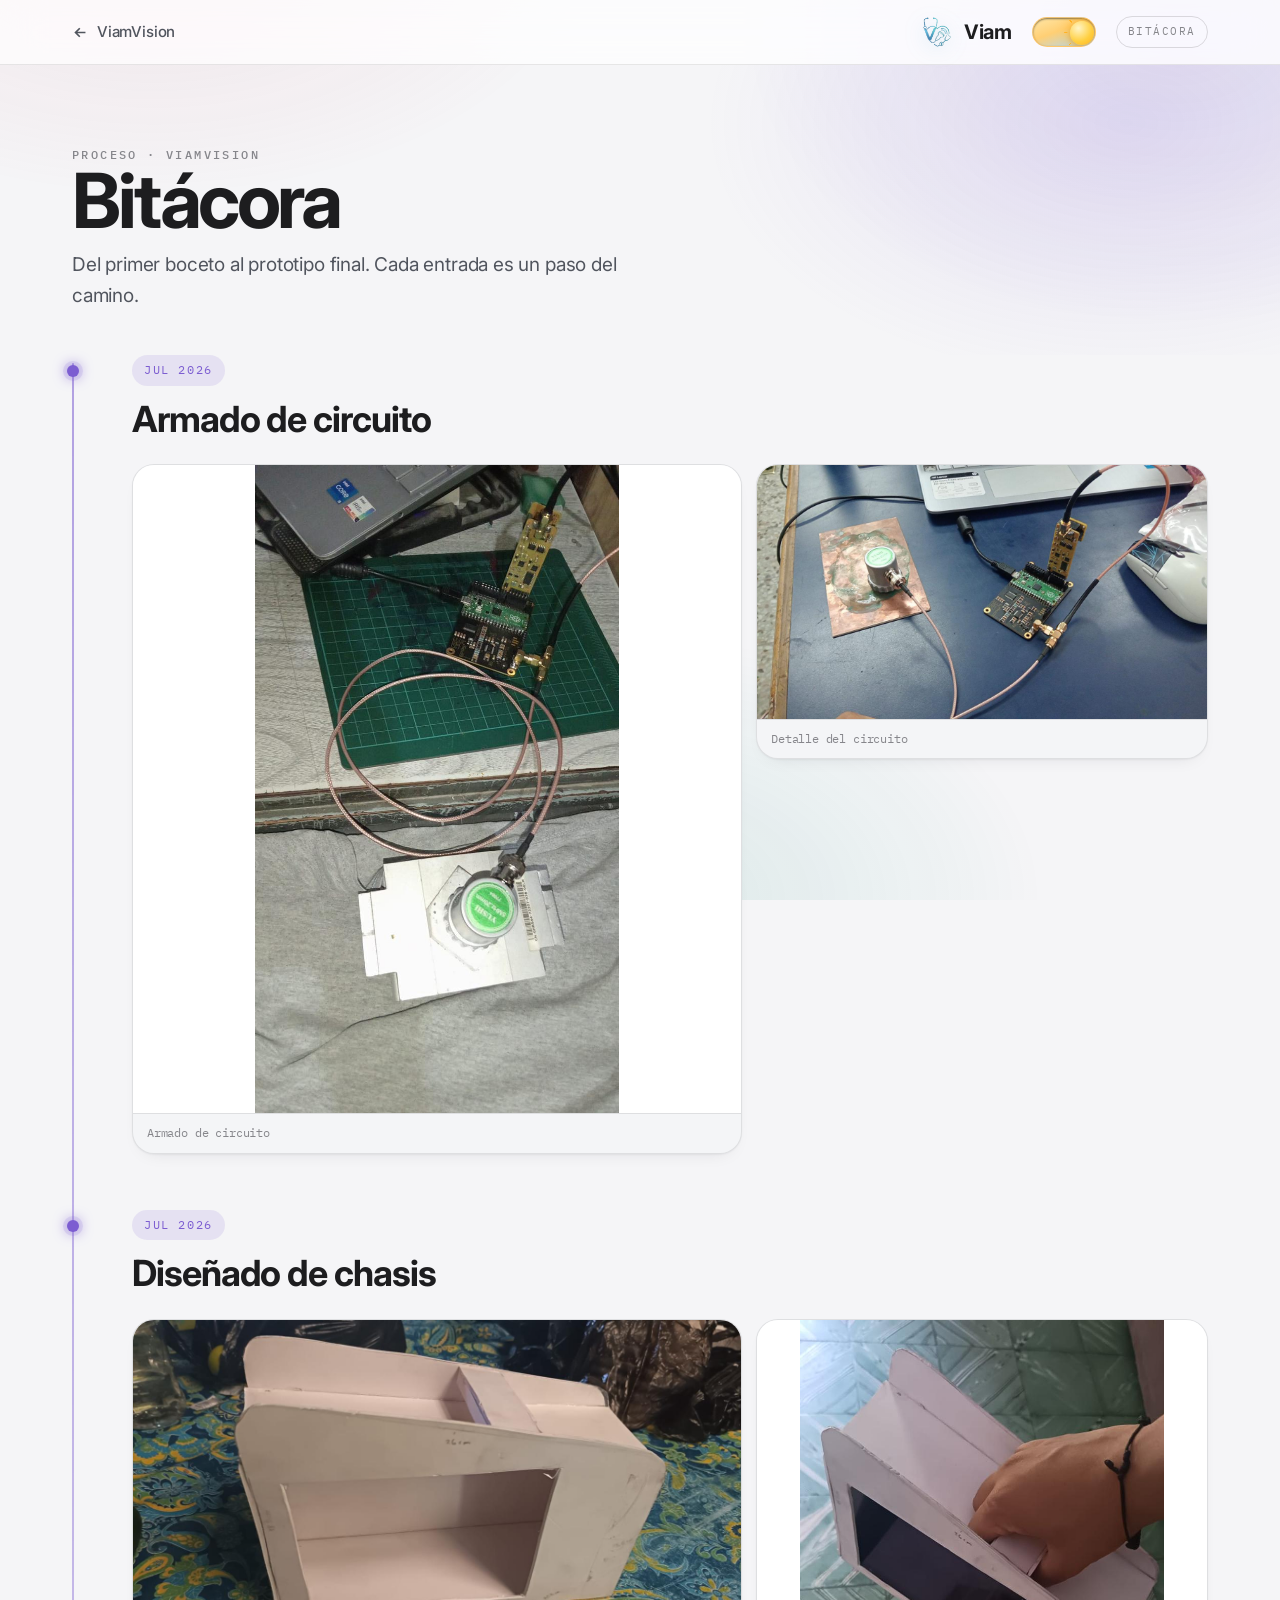
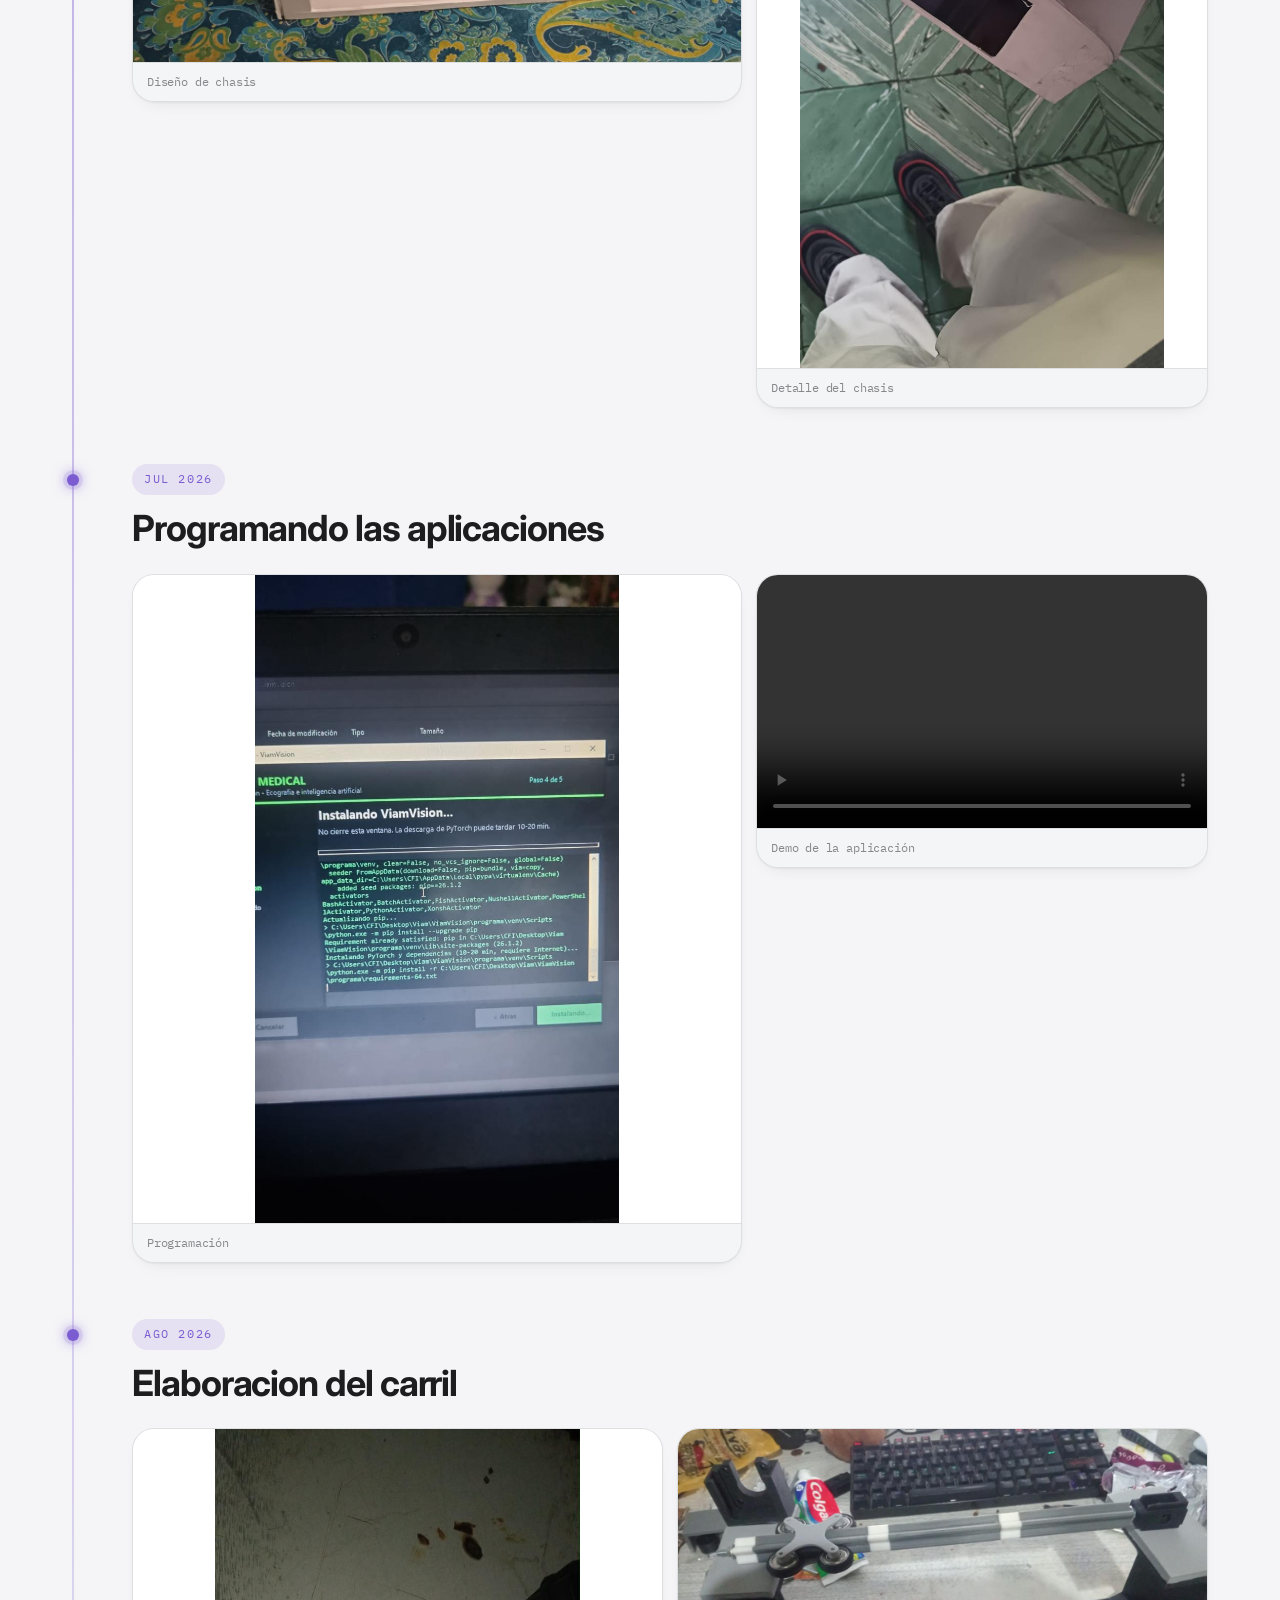
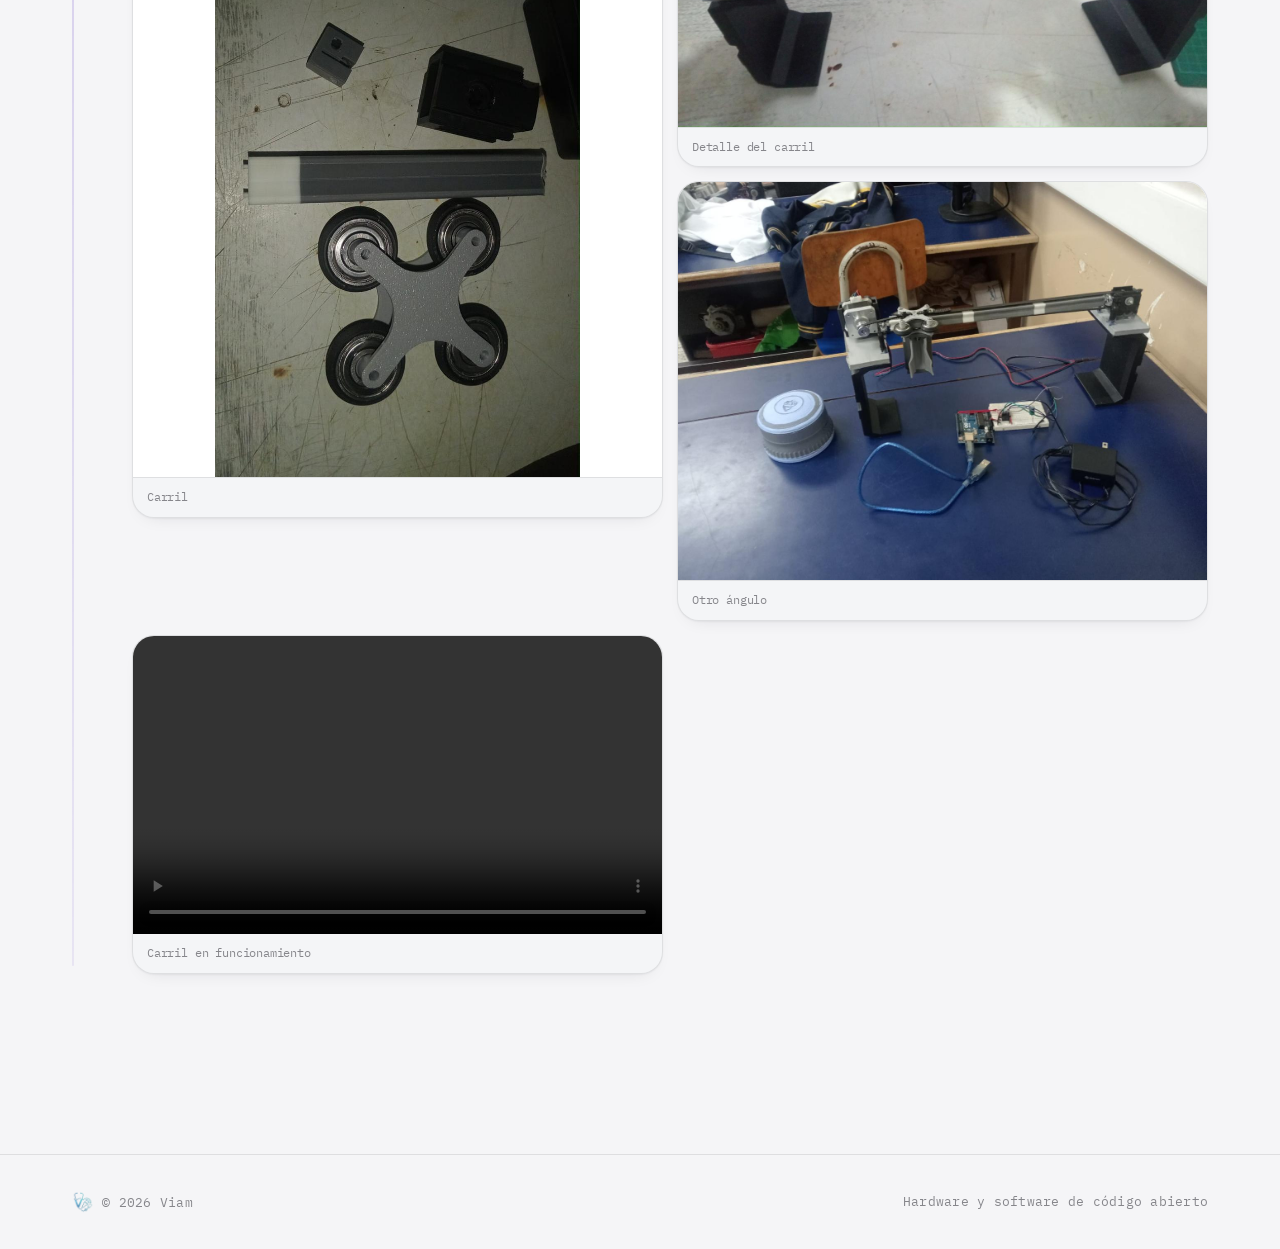
<file: viamvision/bitacora/index.html>
<!DOCTYPE html>
<html lang="es">
<head>
<meta charset="UTF-8">
<meta name="viewport" content="width=device-width, initial-scale=1.0">
<title>Bitácora — ViamVision · Viam</title>
<link rel="preconnect" href="https://fonts.googleapis.com">
<link rel="preconnect" href="https://fonts.gstatic.com" crossorigin>
<link href="https://fonts.googleapis.com/css2?family=IBM+Plex+Mono:wght@400;500&family=Inter:wght@400;500;600;700;800;900&display=swap" rel="stylesheet">
<script>
  (function(){try{var t=localStorage.getItem('viam-theme');if(!t){t=matchMedia('(prefers-color-scheme: light)').matches?'light':'dark';}document.documentElement.setAttribute('data-theme',t);}catch(e){}})();
</script>
<link rel="stylesheet" href="../../site.css?v=6">
<link rel="icon" href="../../favicon.png" type="image/png" sizes="32x32">
<link rel="apple-touch-icon" href="../../apple-touch-icon.png">
</head>
<body class="proj-vision bitacora-page">

<nav>
  <div class="wrap nav-in">
    <a class="back" href="../">
      <svg width="17" height="17" viewBox="0 0 24 24" fill="none" stroke="currentColor" stroke-width="2.4"><path d="M19 12H5M11 6l-6 6 6 6"/></svg>
      ViamVision
    </a>
    <div class="nav-right">
      <a class="brand" href="../../"><img class="brand-mark" src="../../brand/logo-mark-64.png" width="34" height="34" alt="">Viam</a>
      <button class="theme-toggle" type="button" role="switch" aria-checked="false" aria-label="Cambiar entre modo claro y oscuro" title="Modo claro / oscuro">
        <span class="tt-track">
          <span class="tt-stars" aria-hidden="true"><i></i><i></i><i></i><i></i></span>
          <span class="tt-thumb"><span class="tt-rays" aria-hidden="true"></span></span>
        </span>
      </button>
      <span class="nav-tag">Bitácora</span>
    </div>
  </div>
</nav>

<section class="bhead">
  <div class="wrap">
    <p class="eyebrow">Proceso · ViamVision</p>
    <h1 class="btitle">Bitácora</h1>
    <p class="blede">Del primer boceto al prototipo final. Cada entrada es un paso del camino.</p>
  </div>
</section>

<main class="bitacora-main">
  <div class="wrap">
    <div class="bitacora-timeline" id="bitacora"></div>
  </div>
</main>

<footer>
  <div class="wrap colophon">
    <span class="colophon-brand"><img src="../../brand/logo-mark-48.png" width="22" height="22" alt="">© 2026 Viam</span>
    <span>Hardware y software de código abierto</span>
  </div>
</footer>

<script src="entries.js"></script>
<script>ViamBitacoraProject = ViamBitacoraData.viamvision;</script>
<script src="../../bitacora.js"></script>
<script src="../../site.js"></script>
</body>
</html>
</file>
<file: site.css>
/* ==========================================================================
   Viam · Sistema de diseño
   Estética inspirada en Apple (aire, tipografía grande, vidrio, precisión)
   + Pinterest (tarjetas redondeadas, cuadrícula bento, hover con elevación).
   Un solo archivo compartido por todas las páginas. Tema con data-theme.
   ========================================================================== */

/* --------------------------------------------------------------------------
   TOKENS
   -------------------------------------------------------------------------- */
:root{
  color-scheme:dark;

  /* Superficies (modo oscuro por defecto) */
  --bg:#08090C;
  --bg-2:#0D0F13;
  --surface:#131519;
  --surface-2:#191C22;
  --glass:rgba(16,18,23,0.62);
  --line:rgba(255,255,255,0.09);
  --line-strong:rgba(255,255,255,0.15);

  /* Texto */
  --text:#F5F7FA;
  --text-dim:#AAB3BF;
  --text-faint:#6C7683;

  /* Marca — rojo pastel (ViamPulse) + morado pastel (ViamVision) + teal (ICARO) */
  --pulse:#FFAAB0;      --pulse-soft:rgba(255,170,176,0.16);
  --vision:#C9AEF5;     --vision-soft:rgba(201,174,245,0.18);
  --icaro:#7EC8B8;      --icaro-soft:rgba(126,200,184,0.18);

  /* Acento activo (lo cambian las páginas de proyecto) */
  --accent:var(--pulse);
  --accent-soft:var(--pulse-soft);
  --on-accent:#2A0C11;   /* texto sobre botones de acento (pastel claro) */

  /* Onda ECG del hero (leída por JS) */
  --wave-pulse:rgba(255,170,176,.9);
  --wave-echo:rgba(201,174,245,.55);

  /* Sombras */
  --shadow-sm:0 1px 2px rgba(0,0,0,.4), 0 6px 16px -10px rgba(0,0,0,.6);
  --shadow:0 2px 8px rgba(0,0,0,.35), 0 26px 50px -28px rgba(0,0,0,.75);
  --shadow-lg:0 40px 80px -34px rgba(0,0,0,.85);

  /* Forma y movimiento */
  --maxw:1200px;
  --r-xs:12px; --r-sm:16px; --r:22px; --r-lg:30px; --r-xl:42px;
  --ease:cubic-bezier(.22,.61,.36,1);
  --spring:cubic-bezier(.34,1.4,.5,1);

  --font:"Inter",-apple-system,BlinkMacSystemFont,"Segoe UI",Roboto,Helvetica,Arial,sans-serif;
  --mono:"IBM Plex Mono",ui-monospace,SFMono-Regular,Menlo,monospace;

  --proj-pulse:var(--pulse);
  --proj-vision:var(--vision);
  --proj-icaro:var(--icaro);
}

/* Página de proyecto: fija el acento (el texto --on-accent lo decide el tema) */
body.proj-pulse{  --accent:var(--pulse);  --accent-soft:var(--pulse-soft); }
body.proj-vision{ --accent:var(--vision); --accent-soft:var(--vision-soft); }
body.proj-icaro{  --accent:var(--icaro);  --accent-soft:var(--icaro-soft); }

/* --------------------------------------------------------------------------
   PALETA MODO CLARO — estilo Apple (#f5f5f7 / blanco / gris 86868b)
   -------------------------------------------------------------------------- */
html[data-theme="light"]{
  color-scheme:light;
  --bg:#F5F5F7;
  --bg-2:#ECECEF;
  --surface:#FFFFFF;
  --surface-2:#F4F5F7;
  --glass:rgba(255,255,255,0.72);
  --line:rgba(0,0,0,0.09);
  --line-strong:rgba(0,0,0,0.13);
  --text:#1D1D1F;
  --text-dim:#51555E;
  --text-faint:#86868B;
  /* Pastel un poco más profundo para contraste legible sobre blanco */
  --pulse:#D06576;  --pulse-soft:rgba(208,101,118,0.13);
  --vision:#7C5DD1; --vision-soft:rgba(124,93,209,0.13);
  --icaro:#2F9E8A;  --icaro-soft:rgba(47,158,138,0.13);
  --on-accent:#FFFFFF;   /* texto blanco sobre acentos (más saturados en claro) */
  --wave-pulse:rgba(208,101,118,.9);
  --wave-echo:rgba(124,93,209,.6);
  --shadow-sm:0 1px 2px rgba(16,24,40,.05), 0 8px 20px -14px rgba(16,24,40,.18);
  --shadow:0 2px 10px rgba(16,24,40,.05), 0 24px 50px -26px rgba(16,24,40,.22);
  --shadow-lg:0 40px 90px -34px rgba(16,24,40,.28);
}

/* --------------------------------------------------------------------------
   BASE
   -------------------------------------------------------------------------- */
*{box-sizing:border-box;margin:0;padding:0}
html{scroll-behavior:smooth;-webkit-text-size-adjust:100%}
body{
  background:var(--bg);
  color:var(--text);
  font-family:var(--font);
  font-size:16px;
  line-height:1.6;
  letter-spacing:-0.011em;
  -webkit-font-smoothing:antialiased;
  text-rendering:optimizeLegibility;
  overflow-x:hidden;
  transition:background-color .5s var(--ease), color .4s var(--ease);
}
body::before{
  content:"";position:fixed;inset:0;z-index:0;pointer-events:none;
  background:
    radial-gradient(760px 460px at 12% -8%, var(--pulse-soft), transparent 60%),
    radial-gradient(720px 480px at 92% 4%, var(--vision-soft), transparent 62%),
    radial-gradient(640px 420px at 50% 100%, var(--icaro-soft), transparent 65%);
  opacity:.9;
}
.wrap{max-width:var(--maxw);margin:0 auto;padding:0 clamp(20px,4vw,32px);position:relative;z-index:1}

a{color:inherit;text-decoration:none}
img{max-width:100%;display:block}
:focus-visible{outline:2px solid var(--accent);outline-offset:3px;border-radius:6px}
::selection{background:var(--accent-soft);color:var(--text)}

h1,h2,h3{font-family:var(--font);font-weight:700;line-height:1.04;letter-spacing:-0.03em}

.mono{font-family:var(--mono);letter-spacing:.02em}
.eyebrow{
  font-family:var(--mono);font-size:12px;font-weight:500;letter-spacing:.2em;
  text-transform:uppercase;color:var(--text-faint);
}

/* --------------------------------------------------------------------------
   NAV — barra flotante translúcida (glass)
   -------------------------------------------------------------------------- */
nav{
  position:sticky;top:0;z-index:40;
  background:var(--glass);
  backdrop-filter:saturate(180%) blur(20px);
  -webkit-backdrop-filter:saturate(180%) blur(20px);
  border-bottom:1px solid var(--line);
}
.nav-in{display:flex;align-items:center;justify-content:space-between;gap:18px;height:64px}
.brand{display:inline-flex;align-items:center;gap:10px;font-weight:700;font-size:20px;letter-spacing:-0.02em}
.brand-mark{
  width:34px;height:34px;flex:none;display:block;object-fit:contain;
  filter:drop-shadow(0 4px 10px rgba(70,160,190,.28));
  transition:transform .35s var(--spring), filter .3s var(--ease);
}
.brand:hover .brand-mark{transform:scale(1.06) rotate(-3deg);
  filter:drop-shadow(0 8px 16px rgba(70,160,190,.4))}
.brand .dot{display:none} /* legacy — reemplazado por .brand-mark */
.colophon-brand{display:inline-flex;align-items:center;gap:8px}
.colophon-brand img{width:22px;height:22px;object-fit:contain;opacity:.92}
.nav-links{display:flex;align-items:center;gap:clamp(14px,2.4vw,28px)}
.nav-links a{color:var(--text-dim);font-size:15px;font-weight:500;transition:color .2s var(--ease)}
.nav-links a:hover{color:var(--text)}
.nav-right{display:flex;align-items:center;gap:clamp(12px,2vw,20px)}
.back{display:inline-flex;align-items:center;gap:8px;color:var(--text-dim);font-size:15px;font-weight:500;transition:color .2s var(--ease)}
.back svg{transition:transform .25s var(--ease)}
.back:hover{color:var(--text)} .back:hover svg{transform:translateX(-4px)}
.nav-tag{
  font-family:var(--mono);font-size:11px;letter-spacing:.14em;text-transform:uppercase;
  color:var(--text-faint);border:1px solid var(--line-strong);
  padding:6px 11px;border-radius:999px;
}
@media(max-width:640px){ .nav-links a:not(.nav-tag){display:none} .nav-tag{display:none} }

/* --------------------------------------------------------------------------
   BOTONES
   -------------------------------------------------------------------------- */
.btn,.btn-dl,.gh,.team-cta,.ig-btn,.note .cta,.credit-gh{
  display:inline-flex;align-items:center;justify-content:center;gap:10px;
  font-family:var(--font);font-weight:600;font-size:15px;line-height:1;
  padding:13px 22px;border-radius:999px;border:1px solid transparent;
  cursor:pointer;white-space:nowrap;
  transition:transform .25s var(--spring), box-shadow .3s var(--ease),
             background-color .3s var(--ease), border-color .3s var(--ease), filter .2s var(--ease);
}
.btn svg,.btn-dl svg,.gh svg,.team-cta svg,.ig-btn svg{transition:transform .25s var(--ease)}

/* Primario (relleno con acento) */
.btn.primary,.btn-dl,.gh:not(.secondary),.note .cta{
  background:var(--accent);color:var(--on-accent);
  box-shadow:0 8px 22px -10px var(--accent);
}
.btn.primary:hover,.btn-dl:hover,.gh:not(.secondary):hover,.note .cta:hover{
  transform:translateY(-2px);filter:brightness(1.05);
  box-shadow:0 14px 30px -12px var(--accent);
}
.btn.primary:hover svg,.btn-dl:hover svg{transform:translateX(3px)}

/* Secundario / vidrio */
.btn.ghost,.gh.secondary,.team-cta,.ig-btn,.credit-gh{
  background:var(--surface);color:var(--text);
  border-color:var(--line-strong);box-shadow:var(--shadow-sm);
}
.btn.ghost:hover,.gh.secondary:hover,.team-cta:hover,.ig-btn:hover,.credit-gh:hover{
  transform:translateY(-2px);border-color:var(--accent);box-shadow:var(--shadow);
}
.btn.ghost:hover svg,.team-cta:hover svg{transform:translateX(3px)}

.gh,.btn-dl.block{width:100%}
.btn-dl .sz{font-family:var(--mono);font-size:11px;font-weight:500;opacity:.8;
  padding-left:11px;margin-left:2px;border-left:1px solid currentColor}
.ig-btn{padding:9px 15px;font-size:13.5px}
.credit-gh{padding:10px 17px}

/* Enlace-CTA de texto */
.feature-cta{
  display:inline-flex;align-items:center;gap:9px;
  font-weight:600;font-size:16px;color:var(--accent);
}
.feature-cta .arrow{transition:transform .25s var(--ease)}
.feature:hover .feature-cta .arrow{transform:translateX(6px)}

/* --------------------------------------------------------------------------
   HERO (portada)
   -------------------------------------------------------------------------- */
.hero{position:relative;padding:clamp(72px,12vw,140px) 0 clamp(56px,8vw,96px);overflow:hidden}
#wave{position:absolute;inset:0;width:100%;height:100%;z-index:0;opacity:.55}
.hero-fade{position:absolute;inset:0;z-index:1;pointer-events:none;
  background:linear-gradient(180deg,transparent 0%,transparent 52%,var(--bg) 100%)}
.hero-in{position:relative;z-index:2;max-width:900px}
.hero-in .eyebrow{margin-bottom:22px}
.hero-brand{
  display:flex;align-items:center;gap:clamp(14px,3vw,28px);
  margin-bottom:4px;
}
.hero-brand .hero-mark{
  width:clamp(72px,12vw,128px);height:clamp(72px,12vw,128px);
  object-fit:contain;flex:none;
  filter:drop-shadow(0 18px 36px rgba(70,160,190,.35));
  animation:floaty 6.5s ease-in-out infinite;
}
.hero-brand .wordmark{margin:0}
.wordmark{
  font-size:clamp(72px,15vw,168px);font-weight:800;letter-spacing:-0.055em;line-height:.9;
}
.wordmark em{
  font-style:normal;
  background:linear-gradient(120deg,var(--pulse),var(--vision) 55%,var(--icaro));
  -webkit-background-clip:text;background-clip:text;-webkit-text-fill-color:transparent;
}
@media(max-width:520px){
  .hero-brand{gap:12px}
  .hero-brand .hero-mark{width:64px;height:64px}
}
.lede{font-size:clamp(18px,2.4vw,25px);line-height:1.45;color:var(--text-dim);max-width:620px;margin-top:26px;letter-spacing:-0.015em}
.lede b{color:var(--text);font-weight:600}
.hero-actions{display:flex;flex-wrap:wrap;gap:13px;margin-top:34px;align-items:center}
.hero-actions .btn{align-self:center}
@media (prefers-reduced-motion:no-preference){
  .hero-play .play-pin-go{
    animation:hero-play-orb 2.4s var(--ease) infinite;
  }
  .hero-play:hover .play-pin-go{animation:none}
}
@keyframes hero-play-orb{
  0%,100%{box-shadow:0 10px 24px -12px rgba(46,245,194,.95), inset 0 1px 0 rgba(255,255,255,.35); transform:scale(1)}
  50%{box-shadow:0 14px 30px -10px rgba(46,245,194,1), 0 0 0 8px rgba(126,200,184,.12), inset 0 1px 0 rgba(255,255,255,.35); transform:scale(1.04)}
}
.hero-meta{display:flex;flex-wrap:wrap;gap:11px;margin-top:30px}
.chip{
  font-family:var(--mono);font-size:12.5px;letter-spacing:.01em;color:var(--text-dim);
  background:var(--surface);border:1px solid var(--line);box-shadow:var(--shadow-sm);
  padding:9px 15px;border-radius:999px;display:inline-flex;align-items:center;gap:9px;
}
.chip i{width:7px;height:7px;border-radius:50%;display:inline-block}
.chip .p{background:var(--pulse);box-shadow:0 0 8px var(--pulse)}
.chip .v{background:var(--vision);box-shadow:0 0 8px var(--vision)}
.chip .i{background:var(--icaro);box-shadow:0 0 8px var(--icaro)}

/* --------------------------------------------------------------------------
   SECTION HEAD
   -------------------------------------------------------------------------- */
.section-head{display:flex;align-items:flex-end;justify-content:space-between;gap:28px;flex-wrap:wrap;margin:clamp(48px,8vw,90px) 0 clamp(26px,4vw,40px)}
.section-head .eyebrow{margin-bottom:14px}
.section-head h2{font-size:clamp(30px,5vw,52px);letter-spacing:-0.035em}
.section-head p{color:var(--text-dim);font-size:16px;max-width:380px}

/* --------------------------------------------------------------------------
   PROYECTOS — tarjetas bento grandes
   -------------------------------------------------------------------------- */
#proyectos{padding-bottom:20px}
.features{max-width:var(--maxw);margin:0 auto;padding:0 clamp(20px,4vw,32px);display:grid;gap:24px}
.feature{
  position:relative;display:block;border-radius:var(--r-lg);overflow:hidden;color:var(--text);
  background:var(--surface);border:1px solid var(--line);box-shadow:var(--shadow);
  transition:transform .5s var(--ease), box-shadow .5s var(--ease), border-color .4s var(--ease);
}
.feature.pulse{--accent:var(--pulse);--accent-soft:var(--pulse-soft)}
.feature.vision{--accent:var(--vision);--accent-soft:var(--vision-soft)}
.feature.icaro{--accent:var(--icaro);--accent-soft:var(--icaro-soft)}
.feature::after{content:"";position:absolute;inset:0;z-index:0;pointer-events:none;
  background:radial-gradient(1000px 560px at 84% 16%, var(--accent-soft), transparent 60%);
  opacity:.9;transition:opacity .5s var(--ease)}
.feature:hover{transform:translateY(-6px);box-shadow:var(--shadow-lg);border-color:color-mix(in srgb,var(--accent) 40%,transparent)}
.feature:hover::after{opacity:1}
.feature .feature-in{
  position:relative;z-index:1;max-width:100%;margin:0;
  display:grid;grid-template-columns:1.05fr .95fr;gap:clamp(28px,4vw,56px);align-items:center;
  padding:clamp(30px,4.6vw,66px);
}
.feature-text{max-width:600px}
.modality{
  font-family:var(--mono);font-size:11.5px;letter-spacing:.16em;text-transform:uppercase;
  color:var(--accent);background:var(--accent-soft);
  padding:7px 13px;border-radius:999px;display:inline-block;margin-bottom:20px;
}
.feature-title{font-size:clamp(40px,6.5vw,80px);letter-spacing:-0.04em;line-height:.95;margin-bottom:14px}
.feature-tag{font-size:clamp(18px,2.4vw,23px);color:var(--text);font-weight:600;margin-bottom:14px;letter-spacing:-0.02em}
.feature-desc{color:var(--text-dim);font-size:16px;margin-bottom:26px;max-width:520px}
.specs{display:flex;flex-wrap:wrap;gap:8px;margin-bottom:30px}
.spec{font-family:var(--mono);font-size:11.5px;color:var(--text-dim);
  background:var(--surface-2);border:1px solid var(--line);padding:7px 12px;border-radius:999px}

.feature-art{position:relative;display:flex;align-items:center;justify-content:center;min-height:240px}
.feature-preview,.feature-art .product-img{
  width:100%;max-width:440px;height:auto;object-fit:contain;
  filter:drop-shadow(0 30px 60px rgba(0,0,0,.35)) drop-shadow(0 0 40px var(--accent-soft));
  animation:floaty 6.5s ease-in-out infinite;
  transition:transform .6s var(--spring);
}
.feature.icaro .feature-in{align-items:stretch}
.feature.icaro .feature-preview{
  width:250px;height:545px;max-width:250px;max-height:545px;object-fit:contain;
}
.feature:hover .feature-preview{transform:scale(1.03)}
.art-svg{width:100%;max-width:440px;height:auto;filter:drop-shadow(0 10px 30px var(--accent-soft));
  transition:transform .6s var(--spring)}
.feature:hover .art-svg{transform:scale(1.04)}
.art-svg .ecg{stroke:var(--pulse);stroke-width:2.6;stroke-linejoin:round;stroke-linecap:round;
  filter:drop-shadow(0 0 8px var(--pulse))}
.feature.pulse:hover .art-svg .ecg{animation:dash 2.4s var(--ease) forwards}
.sonar circle{transform-origin:160px 160px}
.feature.vision .sonar .ring{animation:ping 3.2s var(--ease) infinite}
.feature.vision .sonar .ring.r2{animation-delay:.7s}
.feature.vision .sonar .ring.r3{animation-delay:1.4s}
.feature.icaro .bot .eye{animation:blink 3.6s var(--ease) infinite}
.feature.icaro .bot .wheel{transform-origin:center;animation:spin-slow 4.8s linear infinite}
.proj-icaro .phead-art .bot .eye{animation:blink 3.6s var(--ease) infinite}
.proj-icaro .phead-art .bot .wheel{transform-origin:center;animation:spin-slow 4.8s linear infinite}

@media(max-width:860px){
  .feature .feature-in{grid-template-columns:1fr;gap:30px}
  .feature-art{order:-1;min-height:170px}
  .art-svg{max-width:300px}
  .feature.icaro .feature-preview{width:150px;height:327px;max-width:150px;max-height:327px}
}

/* --------------------------------------------------------------------------
   HERO DE PROYECTO (subpáginas)
   -------------------------------------------------------------------------- */
.phead{position:relative;padding:clamp(56px,8vw,96px) 0 clamp(40px,6vw,64px);overflow:hidden}
.phead::after{content:"";position:absolute;inset:0;z-index:0;pointer-events:none;
  background:radial-gradient(760px 460px at 84% 24%, var(--accent-soft), transparent 60%)}
.phead-in{position:relative;z-index:1;display:grid;grid-template-columns:1.05fr .95fr;gap:clamp(30px,5vw,56px);align-items:center}
.ptitle{font-size:clamp(48px,9vw,104px);letter-spacing:-0.05em;line-height:.9;margin-bottom:16px}
.ptag{font-size:clamp(19px,2.6vw,26px);color:var(--text);font-weight:600;margin-bottom:16px;letter-spacing:-0.02em}
.plede{color:var(--text-dim);font-size:17px;max-width:540px}
.phead-art{position:relative;display:flex;align-items:center;justify-content:center;min-height:240px}
.phead-art .art-svg{max-width:360px}
.phead-art .art-svg .ecg{stroke:var(--accent);filter:drop-shadow(0 0 10px var(--accent));
  stroke-dasharray:1500;stroke-dashoffset:1500;animation:dash 2.6s var(--ease) .2s forwards}
.product-img{width:100%;max-width:440px;height:auto;object-fit:contain;
  filter:drop-shadow(0 30px 60px rgba(0,0,0,.35)) drop-shadow(0 0 40px var(--accent-soft));
  animation:floaty 6.5s ease-in-out infinite}
.proj-icaro .phead-in{align-items:stretch}
.proj-icaro .product-img{width:250px;height:545px;max-width:250px;max-height:545px;object-fit:contain}
.hero-actions{display:flex;flex-wrap:wrap;gap:12px;margin-top:28px}
@media(max-width:860px){
  .phead-in{grid-template-columns:1fr;gap:32px}
  .phead-art{order:-1;min-height:150px}
  .phead-art .art-svg,.product-img{max-width:260px}
  .proj-icaro .product-img{width:150px;height:327px;max-width:150px;max-height:327px}
}
}

/* --------------------------------------------------------------------------
   CUERPO DE PROYECTO
   -------------------------------------------------------------------------- */
main{padding:clamp(40px,6vw,72px) 0 30px}
.layout{display:grid;grid-template-columns:1.5fr .9fr;gap:clamp(36px,5vw,60px);align-items:start}
@media(max-width:900px){.layout{grid-template-columns:1fr;gap:44px}}
.block{margin-bottom:clamp(38px,5vw,54px)}
.m-sub{font-family:var(--mono);font-size:11.5px;letter-spacing:.16em;text-transform:uppercase;color:var(--text-faint);margin-bottom:14px}
.block h2{font-size:clamp(24px,3.4vw,36px);letter-spacing:-0.03em;margin-bottom:16px}
.prose{color:var(--text-dim);font-size:16.5px;max-width:640px}
.prose b{color:var(--text);font-weight:600}

.feat{list-style:none;display:grid;gap:14px;margin-top:6px}
.feat li{display:flex;gap:13px;align-items:flex-start;color:var(--text-dim);font-size:16px}
.feat li::before{content:"";flex:none;width:8px;height:8px;border-radius:50%;margin-top:9px;
  background:var(--accent);box-shadow:0 0 8px var(--accent)}
.feat li b{color:var(--text);font-weight:600}

/* Aside pegajoso + paneles */
.aside{position:sticky;top:88px;display:grid;gap:16px}
.panel,.repo{background:var(--surface);border:1px solid var(--line);border-radius:var(--r);
  padding:24px;box-shadow:var(--shadow-sm);transition:box-shadow .3s var(--ease),transform .3s var(--ease)}
.panel:hover,.repo:hover{box-shadow:var(--shadow);transform:translateY(-2px)}
.panel h3{font-size:18px;margin-bottom:14px;letter-spacing:-0.02em}
.kv{display:flex;justify-content:space-between;gap:14px;padding:10px 0;border-bottom:1px solid var(--line);font-size:14.5px}
.kv:last-child{border-bottom:none}
.kv span:first-child{color:var(--text-faint);font-family:var(--mono);font-size:12px}
.kv span:last-child{color:var(--text);text-align:right;font-weight:500}
.oss{font-family:var(--mono);font-size:13px;color:var(--text-dim);display:flex;align-items:center;gap:9px;margin-bottom:16px}
.q-note{font-size:12.5px;color:var(--text-faint);margin-top:12px}

/* Cambio de proyecto */
.switch{margin-top:34px;border-top:1px solid var(--line);padding-top:30px}
.switch a{display:flex;align-items:center;justify-content:space-between;gap:18px;
  background:var(--surface);border:1px solid var(--line);border-radius:var(--r);padding:22px 24px;
  box-shadow:var(--shadow-sm);transition:border-color .3s var(--ease),transform .3s var(--ease),box-shadow .3s var(--ease)}
.switch a:hover{border-color:var(--accent);transform:translateY(-3px);box-shadow:var(--shadow)}
.switch .lbl{font-family:var(--mono);font-size:11px;letter-spacing:.16em;text-transform:uppercase;color:var(--text-faint)}
.switch .nm{font-weight:700;font-size:21px;letter-spacing:-0.02em;color:var(--text);margin-top:5px}
.switch .arrow{flex:none;color:var(--accent)}

/* --------------------------------------------------------------------------
   TABLA DE COTIZACIÓN
   -------------------------------------------------------------------------- */
.quote{border:1px solid var(--line);border-radius:var(--r);overflow:hidden;background:var(--surface);box-shadow:var(--shadow-sm)}
.q-row{display:grid;grid-template-columns:1fr auto;gap:16px;align-items:center;padding:16px 20px;border-bottom:1px solid var(--line);transition:background-color .2s var(--ease)}
.q-row:hover{background:var(--surface-2)}
.q-row:last-of-type{border-bottom:none}
.q-name{font-size:15.5px;color:var(--text);line-height:1.35}
.q-name .qty{color:var(--text-faint);font-family:var(--mono);font-size:12px}
.q-link{display:inline-flex;align-items:center;gap:6px;font-family:var(--mono);font-size:11.5px;color:var(--accent);margin-top:5px}
.q-link:hover{text-decoration:underline}
.q-link.none{color:var(--text-faint)}
.q-price{font-family:var(--mono);font-size:15px;color:var(--text);white-space:nowrap}
.q-total{display:grid;grid-template-columns:1fr auto;align-items:center;padding:18px 20px;background:var(--surface-2);border-top:1px solid var(--line-strong)}
.q-total .lbl{font-family:var(--mono);font-size:12px;letter-spacing:.1em;text-transform:uppercase;color:var(--text-faint)}
.q-total .val{font-weight:700;font-size:23px;letter-spacing:-0.02em;color:var(--accent)}

/* --------------------------------------------------------------------------
   TARJETA DE RECONOCIMIENTO (ViamVision)
   -------------------------------------------------------------------------- */
.credit-card{display:flex;gap:22px;align-items:flex-start;margin-top:8px;
  background:var(--surface);border:1px solid var(--line);border-radius:var(--r);
  padding:26px;box-shadow:var(--shadow-sm)}
@media(max-width:560px){.credit-card{flex-direction:column;align-items:center;text-align:center}}
.credit-avatar{position:relative;flex:none;width:96px;height:96px;border-radius:50%;overflow:hidden;
  background:linear-gradient(160deg,var(--accent),var(--surface-2));
  display:flex;align-items:center;justify-content:center;border:1px solid var(--line-strong)}
.credit-initials{font-weight:700;font-size:28px;color:var(--on-accent)}
.credit-photo{position:absolute;inset:0;width:100%;height:100%;object-fit:cover}
.credit-name{font-size:20px;margin-bottom:2px;letter-spacing:-0.02em}
.credit-alias{color:var(--text-faint);font-family:var(--mono);font-size:13px;font-weight:400}
.credit-role{font-family:var(--mono);font-size:11.5px;letter-spacing:.1em;text-transform:uppercase;color:var(--accent);margin-bottom:10px}
.credit-gh{margin-top:16px}

/* --------------------------------------------------------------------------
   BITÁCORA — timeline del proceso
   -------------------------------------------------------------------------- */
.bitacora-page main{padding-top:0}
.bhead{
  position:relative;padding:clamp(48px,7vw,80px) 0 clamp(28px,4vw,44px);overflow:hidden;
}
.bhead::after{content:"";position:absolute;inset:0;z-index:0;pointer-events:none;
  background:radial-gradient(680px 420px at 88% 20%, var(--accent-soft), transparent 62%)}
.bhead .wrap{position:relative;z-index:1}
.btitle{font-size:clamp(40px,7vw,76px);letter-spacing:-0.045em;line-height:.95;margin-bottom:14px}
.blede{color:var(--text-dim);font-size:clamp(16px,2vw,19px);max-width:560px}

.bitacora-main{padding:clamp(24px,4vw,40px) 0 clamp(56px,8vw,90px)}
.bitacora-timeline{
  position:relative;display:grid;gap:clamp(36px,5vw,56px);
  padding-left:clamp(18px,3vw,28px);
}
.bitacora-timeline::before{
  content:"";position:absolute;left:0;top:8px;bottom:8px;width:2px;border-radius:2px;
  background:linear-gradient(180deg,var(--accent),color-mix(in srgb,var(--accent) 20%,transparent));
  opacity:.55;
}
.bit-empty{color:var(--text-dim);font-size:16px;padding:24px 0}
.bit-empty code{font-family:var(--mono);font-size:13px;color:var(--accent)}

.bit-entry{position:relative;padding-left:clamp(20px,3vw,32px)}
.bit-entry::before{
  content:"";position:absolute;left:calc(-1 * clamp(18px,3vw,28px) - 5px);top:10px;
  width:12px;height:12px;border-radius:50%;background:var(--accent);
  box-shadow:0 0 0 4px var(--accent-soft), 0 0 14px var(--accent);
}
.bit-head{margin-bottom:clamp(18px,3vw,26px);max-width:720px}
.bit-date{
  display:inline-block;font-family:var(--mono);font-size:11.5px;letter-spacing:.14em;
  text-transform:uppercase;color:var(--accent);background:var(--accent-soft);
  padding:6px 12px;border-radius:999px;margin-bottom:14px;
}
.bit-title{font-size:clamp(24px,3.6vw,36px);letter-spacing:-0.03em;line-height:1.08;margin-bottom:8px}
.bit-sub{color:var(--text-dim);font-size:16.5px;max-width:640px;line-height:1.55}

.bit-media{
  display:grid;gap:14px;align-items:start;
  opacity:1;transition:opacity .4s var(--ease);
}
.bit-ready .bit-media{opacity:1}
.bit-item{
  margin:0;overflow:hidden;border-radius:var(--r);
  background:var(--surface-2);border:1px solid var(--line);box-shadow:var(--shadow-sm);
}
.bit-zoom{
  display:block;width:100%;padding:0;border:0;background:transparent;cursor:zoom-in;
}
.bit-item img,.bit-item video{
  display:block;width:100%;height:auto;max-height:min(72vh,680px);
  object-fit:contain;background:var(--surface);margin:0 auto;
}
.bit-item.is-video video{width:100%;max-height:none;aspect-ratio:16/9;object-fit:contain}
.bit-item figcaption{
  padding:10px 14px;font-family:var(--mono);font-size:11.5px;color:var(--text-faint);
  border-top:1px solid var(--line);
}

/* Layouts por cantidad y forma */
.layout-1{grid-template-columns:1fr}
.layout-1-portrait{max-width:420px}
.layout-1-square{max-width:560px;margin:0 auto}
.layout-2{grid-template-columns:repeat(2,minmax(0,1fr))}
.layout-2-portrait-portrait{max-width:760px}
.layout-2-landscape-portrait,.layout-2-portrait-landscape{
  grid-template-columns:1.35fr 1fr;align-items:start;
}
.layout-3-hero{grid-template-columns:repeat(2,minmax(0,1fr))}
.layout-3-hero .bit-item:first-child{grid-column:1/-1}
.layout-3-portraits{grid-template-columns:repeat(3,minmax(0,1fr));max-width:980px}
.layout-3-mixed{
  grid-template-columns:minmax(0,1fr) minmax(0,1.2fr);grid-template-rows:auto auto;
}
.layout-3-mixed .bit-item.shape-portrait{grid-column:1;grid-row:1/-1}
.layout-3-mixed .bit-item:not(.shape-portrait):nth-child(2){grid-column:2;grid-row:1}
.layout-3-mixed .bit-item:not(.shape-portrait):nth-child(3){grid-column:2;grid-row:2}
.layout-3-grid{grid-template-columns:repeat(3,minmax(0,1fr))}
.layout-grid{grid-template-columns:repeat(2,minmax(0,1fr))}
.layout-grid .bit-item.shape-portrait{grid-row:span 2}

@media(max-width:760px){
  .layout-2,.layout-3-hero,.layout-3-portraits,.layout-3-mixed,.layout-3-grid,.layout-grid{
    grid-template-columns:1fr;
  }
  .layout-3-mixed .bit-item.shape-portrait{grid-row:auto}
  .layout-3-hero .bit-item:first-child{grid-column:auto}
  .layout-2-landscape-portrait,.layout-2-portrait-landscape{grid-template-columns:1fr}
  .layout-grid .bit-item.shape-portrait{grid-row:auto}
}

/* Bitácora global en portada — resumen */
.bitacora-global{
  padding:clamp(48px,8vw,90px) 0 clamp(20px,4vw,40px);
  border-top:1px solid var(--line);position:relative;z-index:1;
}
.bitacora-global .section-head{margin-top:0}

.camino-summary{
  position:relative;display:grid;grid-template-columns:1.05fr .95fr;gap:clamp(28px,4vw,48px);
  align-items:start;overflow:hidden;
  background:var(--surface);border:1px solid var(--line);border-radius:var(--r-lg);
  padding:clamp(28px,4.4vw,56px);box-shadow:var(--shadow);
  transition:border-color .4s var(--ease),box-shadow .4s var(--ease),transform .4s var(--ease);
}
.camino-summary::after{
  content:"";position:absolute;inset:0;z-index:0;pointer-events:none;
  background:
    radial-gradient(720px 420px at 12% 0%, var(--pulse-soft), transparent 58%),
    radial-gradient(640px 380px at 92% 100%, var(--vision-soft), transparent 60%);
  opacity:.95;
}
.camino-summary:hover{border-color:color-mix(in srgb,var(--pulse) 35%,transparent);box-shadow:var(--shadow-lg);transform:translateY(-4px)}
.camino-summary-text,.camino-summary-mosaic{position:relative;z-index:1}
.camino-summary-text{padding-top:clamp(2px,1vw,8px)}
.camino-summary-text h3{
  font-size:clamp(30px,4.6vw,48px);letter-spacing:-0.035em;line-height:1.05;margin-bottom:14px;
}
.camino-summary-text > p{color:var(--text-dim);font-size:16.5px;max-width:480px;margin-bottom:22px}
.camino-summary-text .specs{margin-bottom:28px}
.camino-summary-text .btn{margin-top:2px}

.camino-summary-mosaic{
  display:grid;grid-template-columns:1.15fr .95fr;grid-template-rows:1fr 1fr;gap:12px;min-height:280px;
}
.camino-tile{
  position:relative;margin:0;overflow:hidden;border-radius:calc(var(--r) - 2px);
  border:1px solid var(--line);background:var(--surface-2);box-shadow:var(--shadow-sm);
}
.camino-tile.pulse{grid-row:1/-1;--tile:var(--pulse)}
.camino-tile.vision{--tile:var(--vision)}
.camino-tile.icaro{--tile:var(--icaro)}
.camino-tile img{
  width:100%;height:100%;object-fit:cover;display:block;min-height:120px;
  transition:transform .7s var(--ease);
}
.camino-summary:hover .camino-tile img{transform:scale(1.04)}
.camino-tile figcaption{
  position:absolute;left:12px;bottom:12px;right:12px;
  display:inline-flex;align-items:center;gap:8px;width:fit-content;
  font-family:var(--mono);font-size:11.5px;letter-spacing:.04em;color:var(--text);
  background:color-mix(in srgb,var(--surface) 82%,transparent);
  backdrop-filter:blur(10px);-webkit-backdrop-filter:blur(10px);
  border:1px solid var(--line);padding:7px 11px;border-radius:999px;
}
.camino-tile figcaption i{
  width:7px;height:7px;border-radius:50%;display:inline-block;background:var(--tile);
  box-shadow:0 0 8px var(--tile);
}
@media(max-width:860px){
  .camino-summary{grid-template-columns:1fr;gap:28px}
  .camino-summary-mosaic{order:-1;min-height:220px}
}

/* Capítulos compartidos (portada legacy + página camino) */
.bit-project,.camino-chapter{--accent:var(--pulse);--accent-soft:var(--pulse-soft)}
.bit-project.proj-pulse,.camino-chapter.proj-pulse{--accent:var(--pulse);--accent-soft:var(--pulse-soft)}
.bit-project.proj-vision,.camino-chapter.proj-vision{--accent:var(--vision);--accent-soft:var(--vision-soft)}
.bit-project.proj-icaro,.camino-chapter.proj-icaro{--accent:var(--icaro);--accent-soft:var(--icaro-soft)}
.bit-project-head{
  display:flex;align-items:flex-end;justify-content:space-between;gap:20px;flex-wrap:wrap;
  margin-bottom:clamp(24px,4vw,36px);
}
.bit-project-title{font-size:clamp(26px,4vw,40px);letter-spacing:-0.03em;margin-top:10px}
.bit-project-link{
  display:inline-flex;align-items:center;gap:8px;font-weight:600;font-size:15px;color:var(--accent);
  margin-top:18px;
}
.bit-project-link:hover svg{transform:translateX(4px)}
.bit-project-link svg{transition:transform .25s var(--ease)}
.bit-project .bitacora-timeline::before{background:linear-gradient(180deg,var(--accent),transparent)}
.bit-project .bit-entry::before{background:var(--accent);box-shadow:0 0 0 4px var(--accent-soft),0 0 14px var(--accent)}
.bit-project .bit-date{color:var(--accent);background:var(--accent-soft)}

/* Página El camino — recorrido completo */
.camino-page main{padding-top:0}
.camino-hero{
  position:relative;padding:clamp(48px,7vw,88px) 0 clamp(28px,4vw,44px);overflow:hidden;
}
.camino-hero::after{
  content:"";position:absolute;inset:0;z-index:0;pointer-events:none;
  background:
    radial-gradient(720px 420px at 10% 0%, var(--pulse-soft), transparent 58%),
    radial-gradient(680px 400px at 90% 20%, var(--vision-soft), transparent 60%),
    radial-gradient(560px 360px at 50% 100%, var(--icaro-soft), transparent 62%);
}
.camino-hero-in{
  position:relative;z-index:1;
  display:grid;grid-template-columns:1.1fr .9fr;gap:clamp(28px,5vw,56px);align-items:center;
}
.camino-title{
  font-size:clamp(52px,10vw,104px);font-weight:800;letter-spacing:-0.05em;line-height:.92;margin:18px 0 18px;
}
.camino-title em{
  font-style:normal;
  background:linear-gradient(120deg,var(--pulse),var(--vision) 55%,var(--icaro));
  -webkit-background-clip:text;background-clip:text;-webkit-text-fill-color:transparent;
}
.camino-lede{color:var(--text-dim);font-size:clamp(17px,2.2vw,20px);max-width:520px;line-height:1.5;margin-top:4px}

.camino-hero-mosaic{
  display:grid;grid-template-columns:1.2fr 1fr;grid-template-rows:1fr 1fr;gap:12px;
  min-height:clamp(240px,32vw,340px);max-width:460px;margin-left:auto;
}
.hero-tile{
  position:relative;margin:0;overflow:hidden;border-radius:calc(var(--r) - 2px);
  border:1px solid var(--line);background:var(--surface);box-shadow:var(--shadow);
}
.hero-tile.pulse{grid-row:1/-1;--tile:var(--pulse)}
.hero-tile.vision{--tile:var(--vision)}
.hero-tile.icaro{--tile:var(--icaro)}
.hero-tile img{width:100%;height:100%;object-fit:cover;display:block;min-height:110px}
.hero-tile figcaption{
  position:absolute;left:12px;bottom:12px;
  display:inline-flex;align-items:center;gap:8px;
  font-family:var(--mono);font-size:11.5px;letter-spacing:.04em;color:var(--text);
  background:color-mix(in srgb,var(--surface) 82%,transparent);
  backdrop-filter:blur(10px);-webkit-backdrop-filter:blur(10px);
  border:1px solid var(--line);padding:7px 11px;border-radius:999px;
}
.hero-tile figcaption i{
  width:7px;height:7px;border-radius:50%;display:inline-block;background:var(--tile);
  box-shadow:0 0 8px var(--tile);
}
@media(max-width:860px){
  .camino-hero-in{grid-template-columns:1fr;gap:36px}
  .camino-hero-mosaic{order:-1;max-width:none;margin:0;min-height:220px}
}

.camino-jump{
  display:flex;flex-wrap:wrap;gap:10px;padding-bottom:clamp(8px,2vw,16px);
  position:sticky;top:64px;z-index:30;
  background:linear-gradient(180deg,var(--bg) 70%,transparent);
  padding-top:10px;margin-bottom:clamp(20px,3vw,32px);
}
.camino-jump-link{
  display:inline-flex;align-items:center;gap:9px;
  font-family:var(--mono);font-size:12.5px;letter-spacing:.02em;color:var(--text-dim);
  background:var(--surface);border:1px solid var(--line);border-radius:999px;
  padding:10px 16px;box-shadow:var(--shadow-sm);
  transition:border-color .25s var(--ease),color .25s var(--ease),transform .25s var(--ease),box-shadow .25s var(--ease);
}
.camino-jump-link i{width:8px;height:8px;border-radius:50%;display:inline-block}
.camino-jump-link.pulse i{background:var(--pulse);box-shadow:0 0 8px var(--pulse)}
.camino-jump-link.vision i{background:var(--vision);box-shadow:0 0 8px var(--vision)}
.camino-jump-link.icaro i{background:var(--icaro);box-shadow:0 0 8px var(--icaro)}
.camino-jump-link:hover{color:var(--text);transform:translateY(-2px);box-shadow:var(--shadow)}
.camino-jump-link.pulse:hover{border-color:var(--pulse)}
.camino-jump-link.vision:hover{border-color:var(--vision)}
.camino-jump-link.icaro:hover{border-color:var(--icaro)}

.camino-main{padding:0 0 clamp(56px,8vw,96px)}
#camino-root{display:grid;gap:clamp(56px,8vw,100px)}

.camino-chapter{scroll-margin-top:120px}
.camino-chapter-head{
  position:relative;display:grid;grid-template-columns:1.2fr .8fr;gap:clamp(22px,4vw,40px);
  align-items:stretch;overflow:hidden;
  background:var(--surface);border:1px solid var(--line);border-radius:var(--r-lg);
  padding:clamp(26px,4vw,44px);margin-bottom:clamp(32px,5vw,48px);box-shadow:var(--shadow);
}
.camino-chapter-head::after{
  content:"";position:absolute;inset:0;z-index:0;pointer-events:none;
  background:radial-gradient(720px 420px at 88% 20%, var(--accent-soft), transparent 62%);
}
.camino-chapter-copy,.camino-chapter-cover{position:relative;z-index:1}
.camino-chapter-title{
  font-size:clamp(36px,6vw,64px);letter-spacing:-0.04em;line-height:.95;margin:12px 0 12px;
}
.camino-chapter-blurb{color:var(--text-dim);font-size:16.5px;max-width:460px;margin-bottom:18px}
.camino-chapter-meta{display:flex;flex-wrap:wrap;gap:8px}
.camino-chapter-cover{
  margin:0;border-radius:calc(var(--r) - 2px);overflow:hidden;
  border:1px solid var(--line);background:var(--surface-2);min-height:180px;
  box-shadow:var(--shadow-sm);
}
.camino-chapter-cover img{width:100%;height:100%;object-fit:cover;display:block;min-height:180px}
@media(max-width:760px){
  .camino-chapter-head{grid-template-columns:1fr}
  .camino-chapter-cover{order:-1;max-height:220px}
  .camino-chapter-cover img{max-height:220px}
}

.camino-steps{
  position:relative;display:grid;gap:clamp(28px,4.5vw,44px);
  padding-left:clamp(8px,2vw,12px);
}
.camino-steps::before{
  content:"";position:absolute;left:34px;top:12px;bottom:12px;width:2px;border-radius:2px;
  background:linear-gradient(180deg,var(--accent),color-mix(in srgb,var(--accent) 12%,transparent));
  opacity:.45;
}
.camino-step{
  position:relative;display:grid;grid-template-columns:72px minmax(0,1fr);gap:clamp(14px,2.5vw,22px);
  align-items:start;
  background:var(--surface);border:1px solid var(--line);border-radius:var(--r-lg);
  padding:clamp(20px,3vw,30px);box-shadow:var(--shadow-sm);
  transition:border-color .35s var(--ease),transform .35s var(--ease),box-shadow .35s var(--ease);
}
.camino-step::before{display:none}
.camino-step:hover{border-color:color-mix(in srgb,var(--accent) 45%,transparent);transform:translateY(-3px);box-shadow:var(--shadow)}
.camino-step-rail{position:relative;z-index:1;padding-top:4px}
.camino-num{
  display:block;font-weight:800;font-size:clamp(28px,4vw,40px);letter-spacing:-0.045em;line-height:1;
  color:var(--accent);opacity:.55;
}
.camino-step-body{min-width:0}
.camino-step .bit-head{margin-bottom:clamp(14px,2.4vw,20px);max-width:none}
.camino-step .bit-title{font-size:clamp(22px,3.2vw,30px)}
.camino-step .bit-media{margin-top:4px}
.camino-step .bit-item{
  border-radius:calc(var(--r) - 4px);
  transition:transform .35s var(--ease),box-shadow .35s var(--ease);
}
.camino-step .bit-item:hover{transform:translateY(-2px);box-shadow:var(--shadow)}
@media(max-width:640px){
  .camino-steps::before{left:22px}
  .camino-step{grid-template-columns:48px minmax(0,1fr);padding:18px}
  .camino-num{font-size:26px}
}

/* Enlace a bitácora desde página de proyecto */
.bitacora-card{
  display:flex;align-items:center;justify-content:space-between;gap:20px;
  background:var(--surface);border:1px solid var(--line);border-radius:var(--r-lg);
  padding:clamp(22px,3vw,30px);box-shadow:var(--shadow-sm);
  transition:border-color .35s var(--ease),transform .35s var(--ease),box-shadow .35s var(--ease);
}
.bitacora-card:hover{border-color:var(--accent);transform:translateY(-4px);box-shadow:var(--shadow)}
.bitacora-card .bc-text h2{font-size:clamp(22px,3vw,28px);letter-spacing:-0.03em;margin-bottom:8px}
.bitacora-card .bc-text p{color:var(--text-dim);font-size:15.5px;max-width:480px}
.bitacora-card .bc-arrow{flex:none;color:var(--accent)}

/* --------------------------------------------------------------------------
   EQUIPO — portada (resumen) y página completa
   -------------------------------------------------------------------------- */
footer#equipo{margin-top:clamp(56px,8vw,110px);border-top:1px solid var(--line);padding:clamp(48px,7vw,80px) 0 56px;position:relative;z-index:1}
.foot-head{display:flex;align-items:flex-end;justify-content:space-between;gap:26px;flex-wrap:wrap;margin-bottom:36px}
.foot-head .eyebrow{margin-bottom:14px}
.foot-head h2{font-size:clamp(26px,4vw,40px);letter-spacing:-0.03em;margin-bottom:8px}
.foot-head p{color:var(--text-dim);font-size:16px;max-width:440px}

/* Rejilla de miembros (portada) */
footer#equipo .team-core{display:grid;grid-template-columns:repeat(4,1fr);gap:16px}
@media(max-width:760px){footer#equipo .team-core{grid-template-columns:repeat(2,1fr)}}
@media(max-width:440px){footer#equipo .team-core{grid-template-columns:1fr}}
footer#equipo .team{display:grid;grid-template-columns:repeat(5,1fr);gap:16px}
@media(max-width:980px){footer#equipo .team{grid-template-columns:repeat(3,1fr)}}
@media(max-width:760px){footer#equipo .team{grid-template-columns:repeat(2,1fr)}}
@media(max-width:440px){footer#equipo .team{grid-template-columns:1fr}}
footer#equipo .member{
  display:flex;align-items:center;gap:14px;
  background:var(--surface);border:1px solid var(--line);border-radius:var(--r);padding:18px;
  box-shadow:var(--shadow-sm);transition:border-color .3s var(--ease),transform .3s var(--ease),box-shadow .3s var(--ease)}
footer#equipo .member:hover{border-color:var(--accent);transform:translateY(-4px);box-shadow:var(--shadow)}
.ig{flex:none;width:42px;height:42px;border-radius:13px;display:flex;align-items:center;justify-content:center;
  background:var(--surface-2);border:1px solid var(--line)}
.ig svg{stroke:var(--text-dim);transition:stroke .25s var(--ease)}
footer#equipo .member:hover .ig svg{stroke:var(--accent)}
.member .name{font-weight:600;font-size:15px;line-height:1.2}
.member .handle{font-family:var(--mono);font-size:12px;color:var(--text-faint)}

/* Página de equipo */
.thead{position:relative;padding:clamp(56px,8vw,96px) 0 clamp(36px,5vw,56px);overflow:hidden}
.thead .eyebrow{margin-bottom:18px}
.thead h1{font-size:clamp(44px,8vw,90px);letter-spacing:-0.045em;margin-bottom:20px}
.thead p{color:var(--text-dim);font-size:clamp(17px,2.2vw,20px);max-width:600px}
main .team{display:grid;grid-template-columns:1fr 1fr;gap:20px}
@media(max-width:760px){main .team{grid-template-columns:1fr}}
main .member{
  display:flex;flex-direction:column;gap:18px;
  background:var(--surface);border:1px solid var(--line);border-radius:var(--r-lg);
  padding:28px;box-shadow:var(--shadow-sm);
  transition:border-color .35s var(--ease),transform .35s var(--ease),box-shadow .35s var(--ease)}
main .member:hover{border-color:var(--accent);transform:translateY(-5px);box-shadow:var(--shadow)}
.m-top{display:flex;align-items:center;gap:16px}
.avatar{flex:none;width:62px;height:62px;border-radius:18px;display:flex;align-items:center;justify-content:center;
  font-weight:700;font-size:25px;color:#fff;background:linear-gradient(135deg,var(--pulse),var(--vision));
  box-shadow:0 8px 20px -8px var(--vision)}
.m-id .name{font-weight:700;font-size:22px;line-height:1.1;letter-spacing:-0.02em}
.m-id .role{font-family:var(--mono);font-size:12px;letter-spacing:.05em;color:var(--accent);margin-top:4px}
.m-bio{color:var(--text-dim);font-size:15.5px}
.m-foot{display:flex;align-items:center;justify-content:space-between;gap:14px;margin-top:auto;padding-top:6px}
.ig-link{display:inline-flex;align-items:center;gap:9px;color:var(--text-dim);font-family:var(--mono);font-size:13px;transition:color .2s var(--ease)}
.ig-link svg{stroke:var(--text-dim);transition:stroke .2s var(--ease)}
.ig-link:hover{color:var(--text)} .ig-link:hover svg{stroke:var(--accent)}
.note{margin-top:44px;background:var(--surface-2);border:1px solid var(--line);border-radius:var(--r-lg);
  padding:30px;display:flex;align-items:center;justify-content:space-between;gap:22px;flex-wrap:wrap;box-shadow:var(--shadow-sm)}
.note p{color:var(--text-dim);font-size:16px;max-width:560px}
.note p b{color:var(--text);font-weight:600}

/* Foto grupal del equipo — tamaño mediano-pequeño, centrada */
.team-photo{
  max-width:420px;margin:clamp(30px,5vw,48px) auto 0;
  background:var(--surface);border:1px solid var(--line);border-radius:var(--r-lg);
  padding:12px;box-shadow:var(--shadow-sm);
  transition:border-color .35s var(--ease),transform .35s var(--ease),box-shadow .35s var(--ease)}
.team-photo:hover{border-color:var(--accent);transform:translateY(-5px);box-shadow:var(--shadow)}
.team-photo img{width:100%;height:auto;border-radius:calc(var(--r-lg) - 13px);display:block}
.team-photo figcaption,.team-photo-cap{
  display:flex;align-items:center;justify-content:center;gap:9px;
  font-family:var(--mono);font-size:12.5px;letter-spacing:.03em;color:var(--text-faint);
  padding:14px 10px 6px;text-align:center}
.team-photo .tp-dot{flex:none;width:7px;height:7px;border-radius:50%;
  background:var(--accent);box-shadow:0 0 8px var(--accent)}

/* Jhonnathan spotlight + modal */
.team-spotlight{display:flex;justify-content:center;margin:20px 0 8px}
.member-spotlight{
  display:inline-flex;align-items:center;gap:14px;
  background:var(--surface);border:1px solid var(--line);border-radius:var(--r);
  padding:18px 24px;box-shadow:var(--shadow-sm);cursor:pointer;
  font:inherit;color:inherit;text-align:left;
  transition:border-color .3s var(--ease),transform .3s var(--ease),box-shadow .3s var(--ease);
}
.member-spotlight:hover{border-color:var(--icaro);transform:translateY(-4px);box-shadow:var(--shadow)}
.member-spotlight .avatar,.member-spotlight .ig{
  flex:none;width:42px;height:42px;border-radius:13px;display:flex;align-items:center;justify-content:center;
  background:var(--surface-2);border:1px solid var(--line);font-weight:700;
}
.member-spotlight .name{font-weight:600;font-size:15px;line-height:1.2}
.member-spotlight .handle{font-family:var(--mono);font-size:12px;color:var(--text-faint)}
.team-spotlight .avatar{
  width:52px;height:52px;border-radius:16px;font-size:22px;color:#fff;
  background:linear-gradient(135deg,var(--icaro),var(--vision));
}

body.modal-open{overflow:hidden}
.viam-modal{
  position:fixed;inset:0;z-index:100;display:grid;place-items:center;padding:24px;
}
.viam-modal[hidden]{display:none}
.modal-backdrop{position:absolute;inset:0;background:rgba(0,0,0,.62);backdrop-filter:blur(4px)}
.modal-panel{
  position:relative;z-index:1;width:min(100%,440px);
  background:var(--surface);border:1px solid var(--line);border-radius:var(--r-lg);
  padding:clamp(28px,4vw,36px);box-shadow:var(--shadow-lg);text-align:center;
}
.modal-close{
  position:absolute;top:14px;right:14px;width:38px;height:38px;border-radius:50%;
  border:1px solid var(--line);background:var(--surface-2);color:var(--text-dim);cursor:pointer;
  display:flex;align-items:center;justify-content:center;
}
.modal-avatar{
  width:72px;height:72px;border-radius:20px;margin:0 auto 14px;display:flex;align-items:center;justify-content:center;
  font-weight:700;font-size:28px;color:#fff;background:linear-gradient(135deg,var(--icaro),var(--vision));
}
.modal-title{font-size:28px;letter-spacing:-0.03em;margin-bottom:4px}
.modal-role{font-family:var(--mono);font-size:12px;color:var(--icaro);margin-bottom:14px}
.modal-bio{color:var(--text-dim);font-size:15.5px;line-height:1.55;margin-bottom:18px;text-align:left}
.modal-panel .ig-btn,.modal-panel .modal-proj{margin-top:8px}
.modal-proj{width:100%;margin-top:12px}

/* Lightbox */
.viam-lightbox{
  position:fixed;inset:0;z-index:110;display:grid;place-items:center;padding:24px;
}
.viam-lightbox[hidden]{display:none}
.lightbox-backdrop{position:absolute;inset:0;background:rgba(0,0,0,.78);border:0;cursor:zoom-out}
.lightbox-stage{position:relative;z-index:1;max-width:min(96vw,1200px);max-height:92vh}
.lightbox-img{
  display:block;max-width:100%;max-height:92vh;width:auto;height:auto;margin:0 auto;
  border-radius:var(--r);box-shadow:var(--shadow-lg);
}
.lightbox-close{
  position:absolute;top:-14px;right:-14px;width:42px;height:42px;border-radius:50%;
  border:1px solid var(--line);background:var(--surface);color:var(--text);cursor:pointer;
  display:flex;align-items:center;justify-content:center;box-shadow:var(--shadow);
}
.team-photo-btn{
  display:block;width:100%;padding:0;border:0;background:transparent;color:inherit;
  font:inherit;text-align:inherit;cursor:zoom-in;
}
.team-photo-btn:hover{border-color:var(--accent);transform:translateY(-5px);box-shadow:var(--shadow)}

/* --------------------------------------------------------------------------
   FOOTER genérico
   -------------------------------------------------------------------------- */
footer:not(#equipo){margin-top:clamp(56px,8vw,90px);border-top:1px solid var(--line);padding:36px 0;position:relative;z-index:1}
.colophon{display:flex;justify-content:space-between;gap:18px;flex-wrap:wrap;color:var(--text-faint);font-family:var(--mono);font-size:12.5px;letter-spacing:.02em}

/* --------------------------------------------------------------------------
   ANIMACIONES DE ENTRADA (reveal al hacer scroll)
   -------------------------------------------------------------------------- */
.has-reveal .reveal-item{opacity:0;transform:translateY(28px);
  transition:opacity .7s var(--ease), transform .7s var(--ease)}
.has-reveal .reveal-item.in{opacity:1;transform:none}

/* Entrada del hero (sin JS) */
@media (prefers-reduced-motion:no-preference){
  .hero-in>*{opacity:0;animation:rise .9s var(--ease) forwards}
  .hero-in>*:nth-child(1){animation-delay:.05s}
  .hero-in>*:nth-child(2){animation-delay:.13s}
  .hero-in>*:nth-child(3){animation-delay:.22s}
  .hero-in>*:nth-child(4){animation-delay:.31s}
  .hero-in>*:nth-child(5){animation-delay:.40s}
}
@keyframes rise{from{opacity:0;transform:translateY(26px)}to{opacity:1;transform:none}}
@keyframes dash{from{stroke-dasharray:1500;stroke-dashoffset:1500}to{stroke-dasharray:1500;stroke-dashoffset:0}}
@keyframes ping{0%{transform:scale(.35);opacity:0}28%{opacity:.55}100%{transform:scale(1);opacity:0}}
@keyframes floaty{0%,100%{transform:translateY(0)}50%{transform:translateY(-13px)}}
@keyframes blink{0%,42%,48%,100%{opacity:1}45%{opacity:.15}}
@keyframes spin-slow{to{transform:rotate(360deg)}}

/* ==========================================================================
   INTERRUPTOR CREATIVO SOL / LUNA
   ========================================================================== */
.theme-toggle{
  --tt-w:64px; --tt-h:30px; --tt-pad:3px; --tt-thumb:24px;
  appearance:none;-webkit-appearance:none;border:0;margin:0;padding:0;background:transparent;
  width:var(--tt-w);height:var(--tt-h);flex:none;line-height:0;cursor:pointer;border-radius:999px;
  -webkit-tap-highlight-color:transparent;
}
.theme-toggle .tt-track{
  position:relative;display:block;width:100%;height:100%;border-radius:999px;overflow:hidden;
  background:linear-gradient(160deg,#0c1826,#152740);
  border:1px solid rgba(120,180,255,.28);
  box-shadow:inset 0 1px 2px rgba(0,0,0,.5), 0 0 0 0 var(--pulse);
  transition:background .55s var(--ease),border-color .55s var(--ease),box-shadow .35s var(--ease),transform .18s var(--ease);
}
html[data-theme="light"] .theme-toggle .tt-track{
  background:linear-gradient(160deg,#ffe7a8 0%,#ffcf74 44%,#a9d9ff 100%);border-color:rgba(255,186,80,.6);
}
.theme-toggle:hover .tt-track{box-shadow:inset 0 1px 2px rgba(0,0,0,.45), 0 0 14px -2px var(--pulse)}
html[data-theme="light"] .theme-toggle:hover .tt-track{box-shadow:inset 0 1px 2px rgba(140,90,0,.18), 0 0 16px -2px #ffb020}
.theme-toggle:active .tt-track{transform:scale(.95)}
.tt-thumb{
  position:absolute;top:var(--tt-pad);left:var(--tt-pad);
  width:var(--tt-thumb);height:var(--tt-thumb);border-radius:50%;background:#e9eff8;
  box-shadow:inset 6px -3px 0 0 #16273f, 0 0 10px 0 rgba(150,195,255,.55), 0 2px 4px rgba(0,0,0,.45);
  transition:transform .5s cubic-bezier(.5,1.65,.4,1),background .5s var(--ease),box-shadow .5s var(--ease);z-index:2;
}
html[data-theme="light"] .tt-thumb{
  transform:translateX(calc(var(--tt-w) - var(--tt-thumb) - (var(--tt-pad) * 2)));
  background:radial-gradient(circle at 35% 30%, #fff4c6, #ffcf3f 58%, #ffb020);
  box-shadow:0 0 12px 2px rgba(255,180,40,.75), 0 2px 5px rgba(180,110,0,.35);
}
.tt-rays{
  position:absolute;inset:-6px;border-radius:50%;pointer-events:none;
  background:repeating-conic-gradient(from 0deg,#ffb020 0deg 3.5deg,transparent 3.5deg 45deg);
  -webkit-mask:radial-gradient(circle, transparent 56%, #000 59%, #000 70%, transparent 73%);
          mask:radial-gradient(circle, transparent 56%, #000 59%, #000 70%, transparent 73%);
  opacity:0;transform:scale(.3) rotate(-40deg);
  transition:opacity .45s var(--ease), transform .6s var(--ease);
}
html[data-theme="light"] .tt-rays{opacity:.95;transform:scale(1) rotate(0)}
.tt-stars{position:absolute;inset:0;pointer-events:none;transition:opacity .4s var(--ease);z-index:1}
.tt-stars i{position:absolute;width:2px;height:2px;border-radius:50%;background:#dbe8ff;box-shadow:0 0 4px #bcd4ff;opacity:.9}
.tt-stars i:nth-child(1){left:40px;top:8px;animation:tt-tw 2.6s ease-in-out infinite}
.tt-stars i:nth-child(2){left:50px;top:16px;width:1.5px;height:1.5px;animation:tt-tw 3.1s ease-in-out .5s infinite}
.tt-stars i:nth-child(3){left:34px;top:19px;width:1.5px;height:1.5px;animation:tt-tw 2.2s ease-in-out .9s infinite}
.tt-stars i:nth-child(4){left:56px;top:9px;animation:tt-tw 3.4s ease-in-out .2s infinite}
html[data-theme="light"] .tt-stars{opacity:0}
@keyframes tt-tw{0%,100%{opacity:.25;transform:scale(.7)}50%{opacity:1;transform:scale(1)}}
@keyframes tt-spin{to{transform:rotate(360deg)}}
@media (prefers-reduced-motion:no-preference){ html[data-theme="light"] .tt-rays{animation:tt-spin 10s linear infinite} }

/* --------------------------------------------------------------------------
   PLAY PIN — CTA estilo Pinterest para ICARO Climb
   -------------------------------------------------------------------------- */
.play-pin{
  --pin-bg:linear-gradient(145deg, rgba(46,245,194,.22), rgba(126,200,184,.08) 45%, var(--surface));
  position:relative;display:inline-flex;align-items:center;gap:14px;
  padding:10px 14px 10px 10px;border-radius:28px;
  background:var(--pin-bg);
  border:1px solid color-mix(in srgb, var(--icaro) 42%, var(--line));
  box-shadow:var(--shadow), 0 0 0 1px rgba(255,255,255,.03) inset;
  color:var(--text);text-decoration:none;overflow:hidden;
  isolation:isolate;max-width:100%;
  transition:transform .35s var(--spring), box-shadow .35s var(--ease), border-color .3s var(--ease);
}
.play-pin-shine{
  position:absolute;inset:-40% -60%;z-index:0;pointer-events:none;
  background:linear-gradient(115deg, transparent 30%, rgba(255,255,255,.18) 48%, transparent 62%);
  transform:translateX(-35%) rotate(8deg);opacity:.55;
}
.play-pin-thumb,.play-pin-copy,.play-pin-go{position:relative;z-index:1}
.play-pin-thumb{
  position:relative;flex:0 0 auto;width:64px;height:64px;border-radius:20px;
  overflow:hidden;background:radial-gradient(circle at 35% 30%, #1a3a34, #081018 70%);
  box-shadow:inset 0 0 0 1px rgba(255,255,255,.12), 0 10px 22px -14px rgba(46,245,194,.7);
}
.play-pin-thumb img{
  width:100%;height:100%;object-fit:contain;object-position:center 8%;
  transform:scale(1.15);filter:drop-shadow(0 6px 10px rgba(0,0,0,.35));
  transition:transform .45s var(--spring);
}
.play-pin-live{
  position:absolute;left:7px;bottom:7px;
  font-family:var(--mono);font-size:9px;font-weight:600;letter-spacing:.06em;text-transform:uppercase;
  color:#04120f;background:var(--icaro);padding:3px 7px;border-radius:999px;
  box-shadow:0 4px 10px -4px rgba(46,245,194,.8);
}
.play-pin-copy{display:flex;flex-direction:column;align-items:flex-start;gap:2px;min-width:0;padding-right:4px}
.play-pin-kicker{
  font-family:var(--mono);font-size:10.5px;letter-spacing:.04em;text-transform:uppercase;
  color:var(--text-faint);
}
.play-pin-title{
  font-size:22px;font-weight:800;letter-spacing:-0.035em;line-height:1.05;
  background:linear-gradient(120deg, var(--text) 20%, var(--icaro));
  -webkit-background-clip:text;background-clip:text;-webkit-text-fill-color:transparent;
}
.play-pin-sub{font-size:13.5px;font-weight:600;color:var(--text-dim)}
.play-pin-go{
  flex:0 0 auto;width:42px;height:42px;border-radius:50%;
  display:grid;place-items:center;margin-left:2px;
  color:#04120f;background:var(--icaro);
  box-shadow:0 10px 24px -12px rgba(46,245,194,.95), inset 0 1px 0 rgba(255,255,255,.35);
  transition:transform .35s var(--spring), box-shadow .3s var(--ease);
}
.play-pin-go svg{margin-left:2px}
.play-pin:hover{
  transform:translateY(-4px) rotate(-1.2deg);
  border-color:color-mix(in srgb, var(--icaro) 70%, var(--line));
  box-shadow:var(--shadow-lg), 0 18px 40px -24px rgba(46,245,194,.55);
}
.play-pin:hover .play-pin-thumb img{transform:scale(1.28) translateY(-2px)}
.play-pin:hover .play-pin-go{transform:scale(1.08) rotate(8deg)}
.play-pin:hover .play-pin-shine{
  animation:play-pin-sweep 1.1s var(--ease) both;
}
.play-pin:focus-visible{
  outline:2px solid var(--icaro);outline-offset:3px;
}
@keyframes play-pin-sweep{
  from{transform:translateX(-45%) rotate(8deg)}
  to{transform:translateX(45%) rotate(8deg)}
}
html[data-theme="light"] .play-pin{
  --pin-bg:linear-gradient(145deg, rgba(47,158,138,.16), rgba(255,255,255,.92) 48%, var(--surface));
}
html[data-theme="light"] .play-pin-title{
  background:linear-gradient(120deg, #1d1d1f 10%, var(--icaro));
  -webkit-background-clip:text;background-clip:text;-webkit-text-fill-color:transparent;
}
html[data-theme="light"] .play-pin-live,
html[data-theme="light"] .play-pin-go{color:#fff}
@media (max-width:520px){
  .play-pin{width:100%;justify-content:flex-start}
  .play-pin-go{margin-left:auto}
}

/* --------------------------------------------------------------------------
   MOVIMIENTO REDUCIDO
   -------------------------------------------------------------------------- */
@media (prefers-reduced-motion: reduce){
  *{animation:none!important;transition:none!important;scroll-behavior:auto!important}
  .has-reveal .reveal-item{opacity:1!important;transform:none!important}
  .hero-in>*{opacity:1!important}
  .play-pin:hover{transform:none}
  .hero-play .play-pin-go{animation:none!important}
}
</file>
